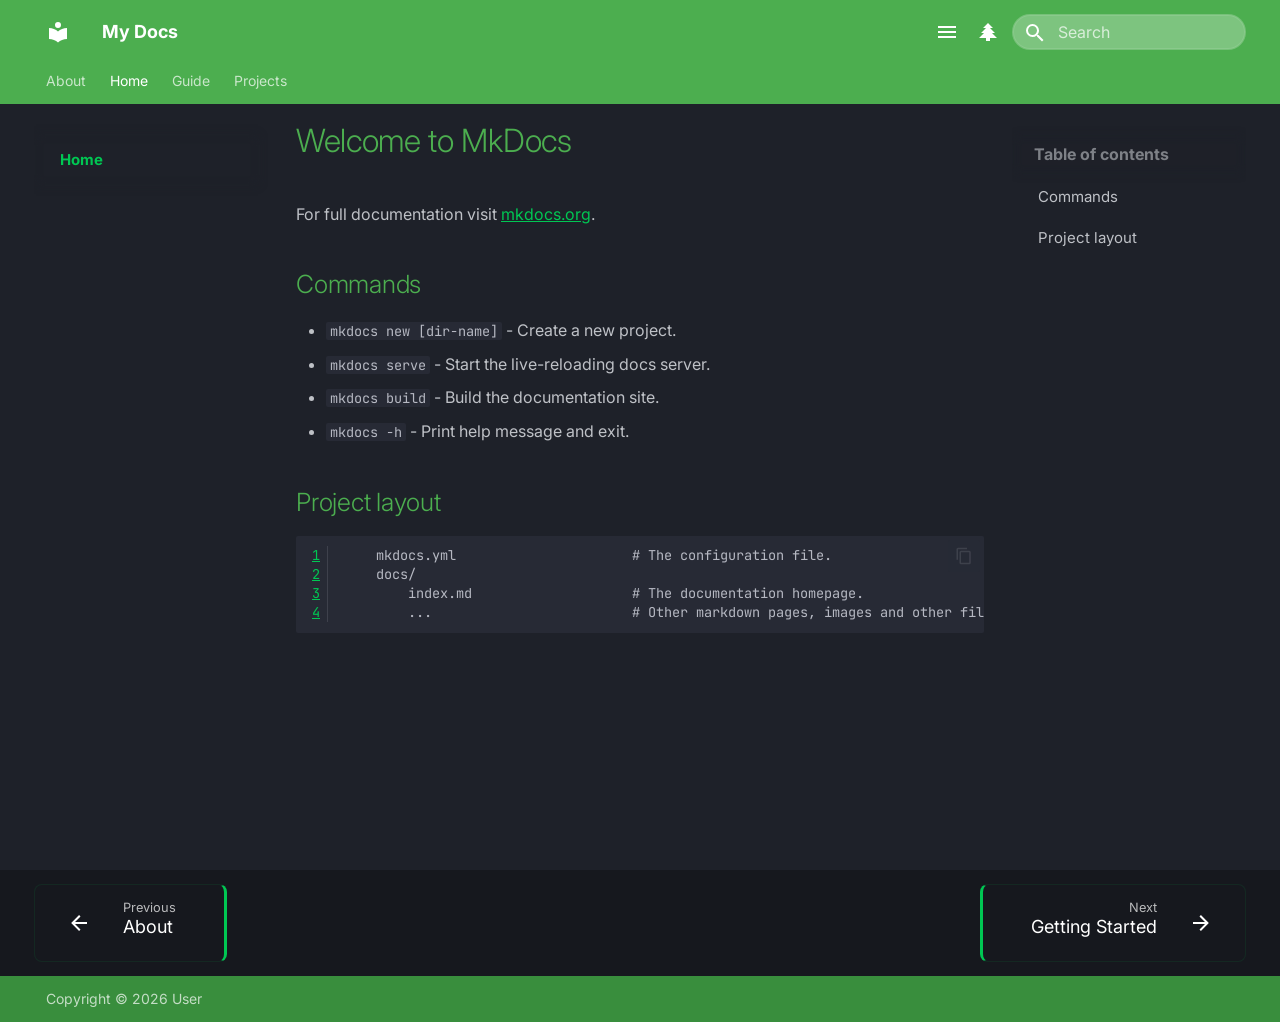
<file: site/index.html>
<!doctype html>
<html lang="en" class="no-js">
  <head>
    
      <meta charset="utf-8">
      <meta name="viewport" content="width=device-width,initial-scale=1">
      
      
      
        <link rel="canonical" href="https://amu-blog.vercel.app/">
      
      
        <link rel="prev" href="about/">
      
      
        <link rel="next" href="guide/getting-started/">
      
      
        
      
      
      <link rel="icon" href="assets/images/favicon.png">
      <meta name="generator" content="mkdocs-1.6.1, mkdocs-material-9.7.1">
    
    
      
        <title>Home - My Docs</title>
      
    
    
      <link rel="stylesheet" href="assets/stylesheets/main.484c7ddc.min.css">
      
        
        <link rel="stylesheet" href="assets/stylesheets/palette.ab4e12ef.min.css">
      
      


    
    
      
    
    
      
        
        
        <link rel="preconnect" href="https://fonts.gstatic.com" crossorigin>
        <link rel="stylesheet" href="https://fonts.googleapis.com/css?family=Inter:300,300i,400,400i,700,700i%7CJetBrains+Mono:400,400i,700,700i&display=fallback">
        <style>:root{--md-text-font:"Inter";--md-code-font:"JetBrains Mono"}</style>
      
    
    
      <link rel="stylesheet" href="stylesheets/extra.css">
    
    <script>__md_scope=new URL(".",location),__md_hash=e=>[...e].reduce(((e,_)=>(e<<5)-e+_.charCodeAt(0)),0),__md_get=(e,_=localStorage,t=__md_scope)=>JSON.parse(_.getItem(t.pathname+"."+e)),__md_set=(e,_,t=localStorage,a=__md_scope)=>{try{t.setItem(a.pathname+"."+e,JSON.stringify(_))}catch(e){}}</script>
    
      

    
    
  <script src="./assets/javascripts/toggle-sidebar.js"></script></head>
  
  
    
    
      
    
    
    
    
    <body dir="ltr" data-md-color-scheme="slate" data-md-color-primary="green" data-md-color-accent="green">
  
    
    <input class="md-toggle" data-md-toggle="drawer" type="checkbox" id="__drawer" autocomplete="off">
    <input class="md-toggle" data-md-toggle="search" type="checkbox" id="__search" autocomplete="off">
    <label class="md-overlay" for="__drawer"></label>
    <div data-md-component="skip">
      
        
        <a href="#welcome-to-mkdocs" class="md-skip">
          Skip to content
        </a>
      
    </div>
    <div data-md-component="announce">
      
    </div>
    
    
      

  

<header class="md-header md-header--shadow md-header--lifted" data-md-component="header">
  <nav class="md-header__inner md-grid" aria-label="Header">
    <a href="." title="My Docs" class="md-header__button md-logo" aria-label="My Docs" data-md-component="logo">
      
  
  <svg xmlns="http://www.w3.org/2000/svg" viewBox="0 0 24 24"><path d="M12 8a3 3 0 0 0 3-3 3 3 0 0 0-3-3 3 3 0 0 0-3 3 3 3 0 0 0 3 3m0 3.54C9.64 9.35 6.5 8 3 8v11c3.5 0 6.64 1.35 9 3.54 2.36-2.19 5.5-3.54 9-3.54V8c-3.5 0-6.64 1.35-9 3.54"/></svg>

    </a>
    <label class="md-header__button md-icon" for="__drawer">
      
      <svg xmlns="http://www.w3.org/2000/svg" viewBox="0 0 24 24"><path d="M3 6h18v2H3zm0 5h18v2H3zm0 5h18v2H3z"/></svg>
    </label>
    <div class="md-header__title" data-md-component="header-title">
      <div class="md-header__ellipsis">
        <div class="md-header__topic">
          <span class="md-ellipsis">
            My Docs
          </span>
        </div>
        <div class="md-header__topic" data-md-component="header-topic">
          <span class="md-ellipsis">
            
              Home
            
          </span>
        </div>
      </div>
    </div>
    
      
        <form class="md-header__option" data-md-component="palette">
  
    
    
    
    <input class="md-option" data-md-color-media="" data-md-color-scheme="slate" data-md-color-primary="green" data-md-color-accent="green"  aria-label="Switch to Deep Space"  type="radio" name="__palette" id="__palette_0">
    
      <label class="md-header__button md-icon" title="Switch to Deep Space" for="__palette_1" hidden>
        <svg xmlns="http://www.w3.org/2000/svg" viewBox="0 0 24 24"><path d="M10 21v-3H3l5-5H5l5-5H7l5-5 5 5h-3l5 5h-3l5 5h-7v3z"/></svg>
      </label>
    
  
    
    
    
    <input class="md-option" data-md-color-media="" data-md-color-scheme="slate" data-md-color-primary="deep-purple" data-md-color-accent="deep-purple"  aria-label="Switch to Ocean Night"  type="radio" name="__palette" id="__palette_1">
    
      <label class="md-header__button md-icon" title="Switch to Ocean Night" for="__palette_2" hidden>
        <svg xmlns="http://www.w3.org/2000/svg" viewBox="0 0 24 24"><path d="M12 18c-.89 0-1.74-.2-2.5-.55C11.56 16.5 13 14.42 13 12s-1.44-4.5-3.5-5.45C10.26 6.2 11.11 6 12 6a6 6 0 0 1 6 6 6 6 0 0 1-6 6m8-9.31V4h-4.69L12 .69 8.69 4H4v4.69L.69 12 4 15.31V20h4.69L12 23.31 15.31 20H20v-4.69L23.31 12z"/></svg>
      </label>
    
  
    
    
    
    <input class="md-option" data-md-color-media="" data-md-color-scheme="slate" data-md-color-primary="blue" data-md-color-accent="blue"  aria-label="Switch to Forest"  type="radio" name="__palette" id="__palette_2">
    
      <label class="md-header__button md-icon" title="Switch to Forest" for="__palette_0" hidden>
        <svg xmlns="http://www.w3.org/2000/svg" viewBox="0 0 24 24"><path d="M12 20a6 6 0 0 1-6-6c0-4 6-10.75 6-10.75S18 10 18 14a6 6 0 0 1-6 6"/></svg>
      </label>
    
  
</form>
      
    
    
      <script>var palette=__md_get("__palette");if(palette&&palette.color){if("(prefers-color-scheme)"===palette.color.media){var media=matchMedia("(prefers-color-scheme: light)"),input=document.querySelector(media.matches?"[data-md-color-media='(prefers-color-scheme: light)']":"[data-md-color-media='(prefers-color-scheme: dark)']");palette.color.media=input.getAttribute("data-md-color-media"),palette.color.scheme=input.getAttribute("data-md-color-scheme"),palette.color.primary=input.getAttribute("data-md-color-primary"),palette.color.accent=input.getAttribute("data-md-color-accent")}for(var[key,value]of Object.entries(palette.color))document.body.setAttribute("data-md-color-"+key,value)}</script>
    
    
    
      
      
        <label class="md-header__button md-icon" for="__search">
          
          <svg xmlns="http://www.w3.org/2000/svg" viewBox="0 0 24 24"><path d="M9.5 3A6.5 6.5 0 0 1 16 9.5c0 1.61-.59 3.09-1.56 4.23l.27.27h.79l5 5-1.5 1.5-5-5v-.79l-.27-.27A6.52 6.52 0 0 1 9.5 16 6.5 6.5 0 0 1 3 9.5 6.5 6.5 0 0 1 9.5 3m0 2C7 5 5 7 5 9.5S7 14 9.5 14 14 12 14 9.5 12 5 9.5 5"/></svg>
        </label>
        <div class="md-search" data-md-component="search" role="dialog">
  <label class="md-search__overlay" for="__search"></label>
  <div class="md-search__inner" role="search">
    <form class="md-search__form" name="search">
      <input type="text" class="md-search__input" name="query" aria-label="Search" placeholder="Search" autocapitalize="off" autocorrect="off" autocomplete="off" spellcheck="false" data-md-component="search-query" required>
      <label class="md-search__icon md-icon" for="__search">
        
        <svg xmlns="http://www.w3.org/2000/svg" viewBox="0 0 24 24"><path d="M9.5 3A6.5 6.5 0 0 1 16 9.5c0 1.61-.59 3.09-1.56 4.23l.27.27h.79l5 5-1.5 1.5-5-5v-.79l-.27-.27A6.52 6.52 0 0 1 9.5 16 6.5 6.5 0 0 1 3 9.5 6.5 6.5 0 0 1 9.5 3m0 2C7 5 5 7 5 9.5S7 14 9.5 14 14 12 14 9.5 12 5 9.5 5"/></svg>
        
        <svg xmlns="http://www.w3.org/2000/svg" viewBox="0 0 24 24"><path d="M20 11v2H8l5.5 5.5-1.42 1.42L4.16 12l7.92-7.92L13.5 5.5 8 11z"/></svg>
      </label>
      <nav class="md-search__options" aria-label="Search">
        
        <button type="reset" class="md-search__icon md-icon" title="Clear" aria-label="Clear" tabindex="-1">
          
          <svg xmlns="http://www.w3.org/2000/svg" viewBox="0 0 24 24"><path d="M19 6.41 17.59 5 12 10.59 6.41 5 5 6.41 10.59 12 5 17.59 6.41 19 12 13.41 17.59 19 19 17.59 13.41 12z"/></svg>
        </button>
      </nav>
      
        <div class="md-search__suggest" data-md-component="search-suggest"></div>
      
    </form>
    <div class="md-search__output">
      <div class="md-search__scrollwrap" tabindex="0" data-md-scrollfix>
        <div class="md-search-result" data-md-component="search-result">
          <div class="md-search-result__meta">
            Initializing search
          </div>
          <ol class="md-search-result__list" role="presentation"></ol>
        </div>
      </div>
    </div>
  </div>
</div>
      
    
    
  </nav>
  
    
      
<nav class="md-tabs" aria-label="Tabs" data-md-component="tabs">
  <div class="md-grid">
    <ul class="md-tabs__list">
      
        
  
  
  
  
    <li class="md-tabs__item">
      <a href="about/" class="md-tabs__link">
        
  
  
    
  
  About

      </a>
    </li>
  

      
        
  
  
  
    
  
  
    <li class="md-tabs__item md-tabs__item--active">
      <a href="." class="md-tabs__link">
        
  
  
    
  
  Home

      </a>
    </li>
  

      
        
  
  
  
  
    
    
      <li class="md-tabs__item">
        <a href="guide/getting-started/" class="md-tabs__link">
          
  
  
  Guide

        </a>
      </li>
    
  

      
        
  
  
  
  
    
    
      <li class="md-tabs__item">
        <a href="projects/project1/" class="md-tabs__link">
          
  
  
  Projects

        </a>
      </li>
    
  

      
    </ul>
  </div>
</nav>
    
  
</header>
    
    <div class="md-container" data-md-component="container">
      
      
        
      
      <main class="md-main" data-md-component="main">
        <div class="md-main__inner md-grid">
          
            
              
              <div class="md-sidebar md-sidebar--primary" data-md-component="sidebar" data-md-type="navigation" >
                <div class="md-sidebar__scrollwrap">
                  <div class="md-sidebar__inner">
                    


  


<nav class="md-nav md-nav--primary md-nav--lifted" aria-label="Navigation" data-md-level="0">
  <label class="md-nav__title" for="__drawer">
    <a href="." title="My Docs" class="md-nav__button md-logo" aria-label="My Docs" data-md-component="logo">
      
  
  <svg xmlns="http://www.w3.org/2000/svg" viewBox="0 0 24 24"><path d="M12 8a3 3 0 0 0 3-3 3 3 0 0 0-3-3 3 3 0 0 0-3 3 3 3 0 0 0 3 3m0 3.54C9.64 9.35 6.5 8 3 8v11c3.5 0 6.64 1.35 9 3.54 2.36-2.19 5.5-3.54 9-3.54V8c-3.5 0-6.64 1.35-9 3.54"/></svg>

    </a>
    My Docs
  </label>
  
  <ul class="md-nav__list" data-md-scrollfix>
    
      
      
  
  
  
  
    <li class="md-nav__item">
      <a href="about/" class="md-nav__link">
        
  
  
  <span class="md-ellipsis">
    
  
    About
  

    
  </span>
  
  

      </a>
    </li>
  

    
      
      
  
  
    
  
  
  
    <li class="md-nav__item md-nav__item--active">
      
      <input class="md-nav__toggle md-toggle" type="checkbox" id="__toc">
      
      
        
      
      
        <label class="md-nav__link md-nav__link--active" for="__toc">
          
  
  
  <span class="md-ellipsis">
    
  
    Home
  

    
  </span>
  
  

          <span class="md-nav__icon md-icon"></span>
        </label>
      
      <a href="." class="md-nav__link md-nav__link--active">
        
  
  
  <span class="md-ellipsis">
    
  
    Home
  

    
  </span>
  
  

      </a>
      
        

<nav class="md-nav md-nav--secondary" aria-label="Table of contents">
  
  
  
    
  
  
    <label class="md-nav__title" for="__toc">
      <span class="md-nav__icon md-icon"></span>
      Table of contents
    </label>
    <ul class="md-nav__list" data-md-component="toc" data-md-scrollfix>
      
        <li class="md-nav__item">
  <a href="#commands" class="md-nav__link">
    <span class="md-ellipsis">
      
        Commands
      
    </span>
  </a>
  
</li>
      
        <li class="md-nav__item">
  <a href="#project-layout" class="md-nav__link">
    <span class="md-ellipsis">
      
        Project layout
      
    </span>
  </a>
  
</li>
      
    </ul>
  
</nav>
      
    </li>
  

    
      
      
  
  
  
  
    
    
    
    
      
      
    
    
      
        
        
      
    
    <li class="md-nav__item md-nav__item--pruned md-nav__item--nested">
      
        
  
  
  
    <a href="guide/getting-started/" class="md-nav__link">
      
  
  
  <span class="md-ellipsis">
    
  
    Guide
  

    
  </span>
  
  

      
        <span class="md-nav__icon md-icon"></span>
      
    </a>
  

      
    </li>
  

    
      
      
  
  
  
  
    
    
    
    
      
      
    
    
      
        
        
      
    
    <li class="md-nav__item md-nav__item--pruned md-nav__item--nested">
      
        
  
  
  
    <a href="projects/project1/" class="md-nav__link">
      
  
  
  <span class="md-ellipsis">
    
  
    Projects
  

    
  </span>
  
  

      
        <span class="md-nav__icon md-icon"></span>
      
    </a>
  

      
    </li>
  

    
  </ul>
</nav>
                  </div>
                </div>
              </div>
            
            
              
              <div class="md-sidebar md-sidebar--secondary" data-md-component="sidebar" data-md-type="toc" >
                <div class="md-sidebar__scrollwrap">
                  <div class="md-sidebar__inner">
                    

<nav class="md-nav md-nav--secondary" aria-label="Table of contents">
  
  
  
    
  
  
    <label class="md-nav__title" for="__toc">
      <span class="md-nav__icon md-icon"></span>
      Table of contents
    </label>
    <ul class="md-nav__list" data-md-component="toc" data-md-scrollfix>
      
        <li class="md-nav__item">
  <a href="#commands" class="md-nav__link">
    <span class="md-ellipsis">
      
        Commands
      
    </span>
  </a>
  
</li>
      
        <li class="md-nav__item">
  <a href="#project-layout" class="md-nav__link">
    <span class="md-ellipsis">
      
        Project layout
      
    </span>
  </a>
  
</li>
      
    </ul>
  
</nav>
                  </div>
                </div>
              </div>
            
          
          
            <div class="md-content" data-md-component="content">
              
                



  


              
              <article class="md-content__inner md-typeset">
                
                  



<h1 id="welcome-to-mkdocs">Welcome to MkDocs</h1>
<p>For full documentation visit <a href="https://www.mkdocs.org">mkdocs.org</a>.</p>
<h2 id="commands">Commands</h2>
<ul>
<li><code>mkdocs new [dir-name]</code> - Create a new project.</li>
<li><code>mkdocs serve</code> - Start the live-reloading docs server.</li>
<li><code>mkdocs build</code> - Build the documentation site.</li>
<li><code>mkdocs -h</code> - Print help message and exit.</li>
</ul>
<h2 id="project-layout">Project layout</h2>
<div class="language-text highlight"><table class="highlighttable"><tr><td class="linenos"><div class="linenodiv"><pre><span></span><span class="normal"><a href="#__codelineno-0-1">1</a></span>
<span class="normal"><a href="#__codelineno-0-2">2</a></span>
<span class="normal"><a href="#__codelineno-0-3">3</a></span>
<span class="normal"><a href="#__codelineno-0-4">4</a></span></pre></div></td><td class="code"><div><pre><span></span><code><span id="__span-0-1"><a id="__codelineno-0-1" name="__codelineno-0-1"></a>    mkdocs.yml                      # The configuration file.
</span><span id="__span-0-2"><a id="__codelineno-0-2" name="__codelineno-0-2"></a>    docs/
</span><span id="__span-0-3"><a id="__codelineno-0-3" name="__codelineno-0-3"></a>        index.md                    # The documentation homepage.
</span><span id="__span-0-4"><a id="__codelineno-0-4" name="__codelineno-0-4"></a>        ...                         # Other markdown pages, images and other files.
</span></code></pre></div></td></tr></table></div>







  
  






                
              </article>
            </div>
          
          
<script>var target=document.getElementById(location.hash.slice(1));target&&target.name&&(target.checked=target.name.startsWith("__tabbed_"))</script>
        </div>
        
          <button type="button" class="md-top md-icon" data-md-component="top" hidden>
  
  <svg xmlns="http://www.w3.org/2000/svg" viewBox="0 0 24 24"><path d="M13 20h-2V8l-5.5 5.5-1.42-1.42L12 4.16l7.92 7.92-1.42 1.42L13 8z"/></svg>
  Back to top
</button>
        
      </main>
      
        <footer class="md-footer">
  
    
      
      <nav class="md-footer__inner md-grid" aria-label="Footer" >
        
          
          <a href="about/" class="md-footer__link md-footer__link--prev" aria-label="Previous: About">
            <div class="md-footer__button md-icon">
              
              <svg xmlns="http://www.w3.org/2000/svg" viewBox="0 0 24 24"><path d="M20 11v2H8l5.5 5.5-1.42 1.42L4.16 12l7.92-7.92L13.5 5.5 8 11z"/></svg>
            </div>
            <div class="md-footer__title">
              <span class="md-footer__direction">
                Previous
              </span>
              <div class="md-ellipsis">
                About
              </div>
            </div>
          </a>
        
        
          
          <a href="guide/getting-started/" class="md-footer__link md-footer__link--next" aria-label="Next: Getting Started">
            <div class="md-footer__title">
              <span class="md-footer__direction">
                Next
              </span>
              <div class="md-ellipsis">
                Getting Started
              </div>
            </div>
            <div class="md-footer__button md-icon">
              
              <svg xmlns="http://www.w3.org/2000/svg" viewBox="0 0 24 24"><path d="M4 11v2h12l-5.5 5.5 1.42 1.42L19.84 12l-7.92-7.92L10.5 5.5 16 11z"/></svg>
            </div>
          </a>
        
      </nav>
    
  
  <div class="md-footer-meta md-typeset">
    <div class="md-footer-meta__inner md-grid">
      <div class="md-copyright">
  
    <div class="md-copyright__highlight">
      Copyright &copy; 2026 User
    </div>
  
  
</div>
      
    </div>
  </div>
</footer>
      
    </div>
    <div class="md-dialog" data-md-component="dialog">
      <div class="md-dialog__inner md-typeset"></div>
    </div>
    
      <div class="md-progress" data-md-component="progress" role="progressbar"></div>
    
    
    
      
      
      <script id="__config" type="application/json">{"annotate": null, "base": ".", "features": ["navigation.path", "navigation.instant", "navigation.instant.prefetch", "navigation.instant.progress", "navigation.tabs", "navigation.tabs.sticky", "navigation.top", "navigation.prune", "navigation.footer", "content.code.annotate", "search.suggest", "search.highlight", "content.code.copy"], "search": "assets/javascripts/workers/search.2c215733.min.js", "tags": null, "translations": {"clipboard.copied": "Copied to clipboard", "clipboard.copy": "Copy to clipboard", "search.result.more.one": "1 more on this page", "search.result.more.other": "# more on this page", "search.result.none": "No matching documents", "search.result.one": "1 matching document", "search.result.other": "# matching documents", "search.result.placeholder": "Type to start searching", "search.result.term.missing": "Missing", "select.version": "Select version"}, "version": null}</script>
    
    
      <script src="assets/javascripts/bundle.79ae519e.min.js"></script>
      
    
  </body>
</html>
</file>
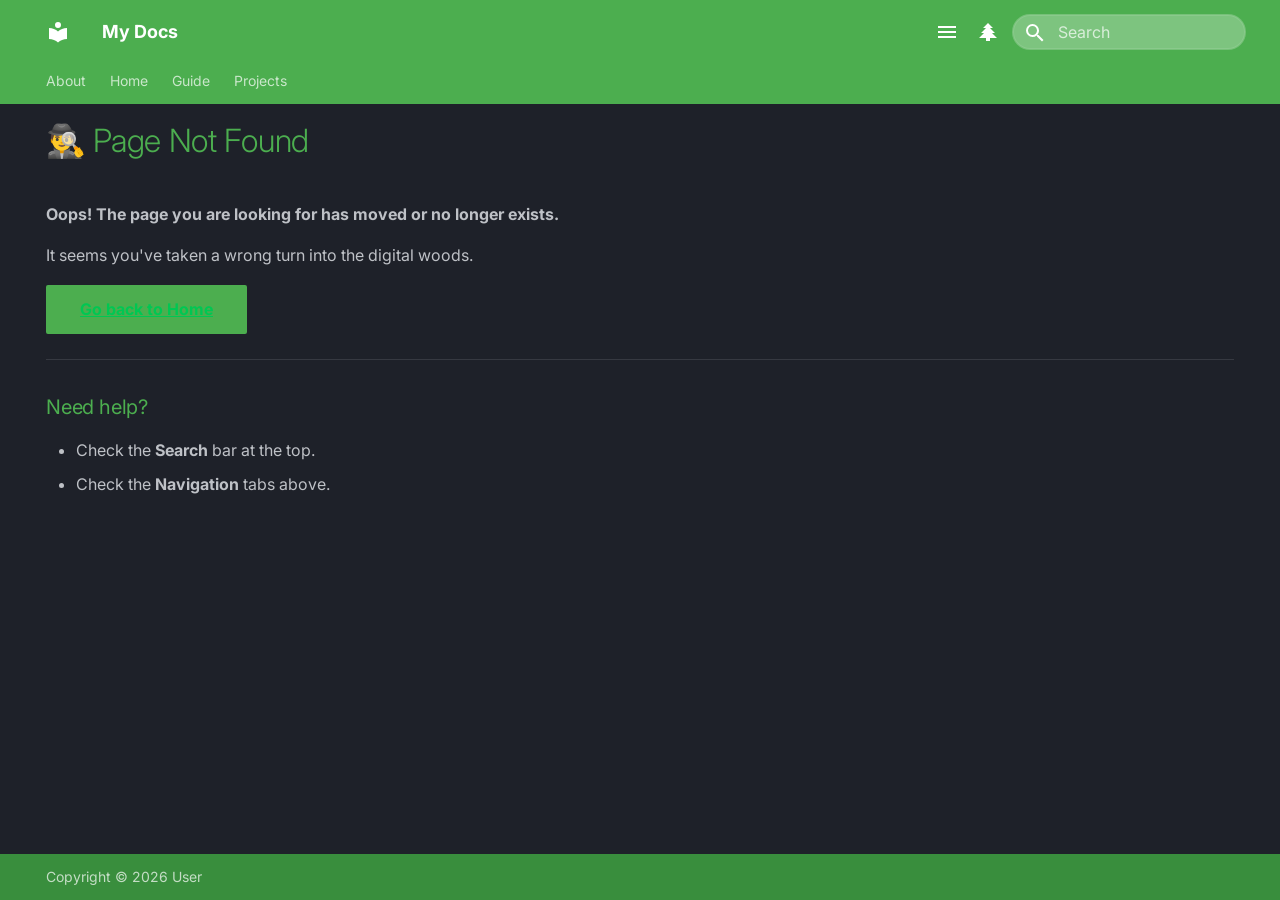
<file: site/404/index.html>
<!doctype html>
<html lang="en" class="no-js">
  <head>
    
      <meta charset="utf-8">
      <meta name="viewport" content="width=device-width,initial-scale=1">
      
      
      
        <link rel="canonical" href="https://amu-blog.vercel.app/404/">
      
      
      
      
        
      
      
      <link rel="icon" href="../assets/images/favicon.png">
      <meta name="generator" content="mkdocs-1.6.1, mkdocs-material-9.7.1">
    
    
      
        <title>🕵️‍♂️ Page Not Found - My Docs</title>
      
    
    
      <link rel="stylesheet" href="../assets/stylesheets/main.484c7ddc.min.css">
      
        
        <link rel="stylesheet" href="../assets/stylesheets/palette.ab4e12ef.min.css">
      
      


    
    
      
    
    
      
        
        
        <link rel="preconnect" href="https://fonts.gstatic.com" crossorigin>
        <link rel="stylesheet" href="https://fonts.googleapis.com/css?family=Inter:300,300i,400,400i,700,700i%7CJetBrains+Mono:400,400i,700,700i&display=fallback">
        <style>:root{--md-text-font:"Inter";--md-code-font:"JetBrains Mono"}</style>
      
    
    
      <link rel="stylesheet" href="../stylesheets/extra.css">
    
    <script>__md_scope=new URL("..",location),__md_hash=e=>[...e].reduce(((e,_)=>(e<<5)-e+_.charCodeAt(0)),0),__md_get=(e,_=localStorage,t=__md_scope)=>JSON.parse(_.getItem(t.pathname+"."+e)),__md_set=(e,_,t=localStorage,a=__md_scope)=>{try{t.setItem(a.pathname+"."+e,JSON.stringify(_))}catch(e){}}</script>
    
      

    
    
  <script src="../assets/javascripts/toggle-sidebar.js"></script></head>
  
  
    
    
      
    
    
    
    
    <body dir="ltr" data-md-color-scheme="slate" data-md-color-primary="green" data-md-color-accent="green">
  
    
    <input class="md-toggle" data-md-toggle="drawer" type="checkbox" id="__drawer" autocomplete="off">
    <input class="md-toggle" data-md-toggle="search" type="checkbox" id="__search" autocomplete="off">
    <label class="md-overlay" for="__drawer"></label>
    <div data-md-component="skip">
      
        
        <a href="#page-not-found" class="md-skip">
          Skip to content
        </a>
      
    </div>
    <div data-md-component="announce">
      
    </div>
    
    
      

  

<header class="md-header md-header--shadow md-header--lifted" data-md-component="header">
  <nav class="md-header__inner md-grid" aria-label="Header">
    <a href=".." title="My Docs" class="md-header__button md-logo" aria-label="My Docs" data-md-component="logo">
      
  
  <svg xmlns="http://www.w3.org/2000/svg" viewBox="0 0 24 24"><path d="M12 8a3 3 0 0 0 3-3 3 3 0 0 0-3-3 3 3 0 0 0-3 3 3 3 0 0 0 3 3m0 3.54C9.64 9.35 6.5 8 3 8v11c3.5 0 6.64 1.35 9 3.54 2.36-2.19 5.5-3.54 9-3.54V8c-3.5 0-6.64 1.35-9 3.54"/></svg>

    </a>
    <label class="md-header__button md-icon" for="__drawer">
      
      <svg xmlns="http://www.w3.org/2000/svg" viewBox="0 0 24 24"><path d="M3 6h18v2H3zm0 5h18v2H3zm0 5h18v2H3z"/></svg>
    </label>
    <div class="md-header__title" data-md-component="header-title">
      <div class="md-header__ellipsis">
        <div class="md-header__topic">
          <span class="md-ellipsis">
            My Docs
          </span>
        </div>
        <div class="md-header__topic" data-md-component="header-topic">
          <span class="md-ellipsis">
            
              🕵️‍♂️ Page Not Found
            
          </span>
        </div>
      </div>
    </div>
    
      
        <form class="md-header__option" data-md-component="palette">
  
    
    
    
    <input class="md-option" data-md-color-media="" data-md-color-scheme="slate" data-md-color-primary="green" data-md-color-accent="green"  aria-label="Switch to Deep Space"  type="radio" name="__palette" id="__palette_0">
    
      <label class="md-header__button md-icon" title="Switch to Deep Space" for="__palette_1" hidden>
        <svg xmlns="http://www.w3.org/2000/svg" viewBox="0 0 24 24"><path d="M10 21v-3H3l5-5H5l5-5H7l5-5 5 5h-3l5 5h-3l5 5h-7v3z"/></svg>
      </label>
    
  
    
    
    
    <input class="md-option" data-md-color-media="" data-md-color-scheme="slate" data-md-color-primary="deep-purple" data-md-color-accent="deep-purple"  aria-label="Switch to Ocean Night"  type="radio" name="__palette" id="__palette_1">
    
      <label class="md-header__button md-icon" title="Switch to Ocean Night" for="__palette_2" hidden>
        <svg xmlns="http://www.w3.org/2000/svg" viewBox="0 0 24 24"><path d="M12 18c-.89 0-1.74-.2-2.5-.55C11.56 16.5 13 14.42 13 12s-1.44-4.5-3.5-5.45C10.26 6.2 11.11 6 12 6a6 6 0 0 1 6 6 6 6 0 0 1-6 6m8-9.31V4h-4.69L12 .69 8.69 4H4v4.69L.69 12 4 15.31V20h4.69L12 23.31 15.31 20H20v-4.69L23.31 12z"/></svg>
      </label>
    
  
    
    
    
    <input class="md-option" data-md-color-media="" data-md-color-scheme="slate" data-md-color-primary="blue" data-md-color-accent="blue"  aria-label="Switch to Forest"  type="radio" name="__palette" id="__palette_2">
    
      <label class="md-header__button md-icon" title="Switch to Forest" for="__palette_0" hidden>
        <svg xmlns="http://www.w3.org/2000/svg" viewBox="0 0 24 24"><path d="M12 20a6 6 0 0 1-6-6c0-4 6-10.75 6-10.75S18 10 18 14a6 6 0 0 1-6 6"/></svg>
      </label>
    
  
</form>
      
    
    
      <script>var palette=__md_get("__palette");if(palette&&palette.color){if("(prefers-color-scheme)"===palette.color.media){var media=matchMedia("(prefers-color-scheme: light)"),input=document.querySelector(media.matches?"[data-md-color-media='(prefers-color-scheme: light)']":"[data-md-color-media='(prefers-color-scheme: dark)']");palette.color.media=input.getAttribute("data-md-color-media"),palette.color.scheme=input.getAttribute("data-md-color-scheme"),palette.color.primary=input.getAttribute("data-md-color-primary"),palette.color.accent=input.getAttribute("data-md-color-accent")}for(var[key,value]of Object.entries(palette.color))document.body.setAttribute("data-md-color-"+key,value)}</script>
    
    
    
      
      
        <label class="md-header__button md-icon" for="__search">
          
          <svg xmlns="http://www.w3.org/2000/svg" viewBox="0 0 24 24"><path d="M9.5 3A6.5 6.5 0 0 1 16 9.5c0 1.61-.59 3.09-1.56 4.23l.27.27h.79l5 5-1.5 1.5-5-5v-.79l-.27-.27A6.52 6.52 0 0 1 9.5 16 6.5 6.5 0 0 1 3 9.5 6.5 6.5 0 0 1 9.5 3m0 2C7 5 5 7 5 9.5S7 14 9.5 14 14 12 14 9.5 12 5 9.5 5"/></svg>
        </label>
        <div class="md-search" data-md-component="search" role="dialog">
  <label class="md-search__overlay" for="__search"></label>
  <div class="md-search__inner" role="search">
    <form class="md-search__form" name="search">
      <input type="text" class="md-search__input" name="query" aria-label="Search" placeholder="Search" autocapitalize="off" autocorrect="off" autocomplete="off" spellcheck="false" data-md-component="search-query" required>
      <label class="md-search__icon md-icon" for="__search">
        
        <svg xmlns="http://www.w3.org/2000/svg" viewBox="0 0 24 24"><path d="M9.5 3A6.5 6.5 0 0 1 16 9.5c0 1.61-.59 3.09-1.56 4.23l.27.27h.79l5 5-1.5 1.5-5-5v-.79l-.27-.27A6.52 6.52 0 0 1 9.5 16 6.5 6.5 0 0 1 3 9.5 6.5 6.5 0 0 1 9.5 3m0 2C7 5 5 7 5 9.5S7 14 9.5 14 14 12 14 9.5 12 5 9.5 5"/></svg>
        
        <svg xmlns="http://www.w3.org/2000/svg" viewBox="0 0 24 24"><path d="M20 11v2H8l5.5 5.5-1.42 1.42L4.16 12l7.92-7.92L13.5 5.5 8 11z"/></svg>
      </label>
      <nav class="md-search__options" aria-label="Search">
        
        <button type="reset" class="md-search__icon md-icon" title="Clear" aria-label="Clear" tabindex="-1">
          
          <svg xmlns="http://www.w3.org/2000/svg" viewBox="0 0 24 24"><path d="M19 6.41 17.59 5 12 10.59 6.41 5 5 6.41 10.59 12 5 17.59 6.41 19 12 13.41 17.59 19 19 17.59 13.41 12z"/></svg>
        </button>
      </nav>
      
        <div class="md-search__suggest" data-md-component="search-suggest"></div>
      
    </form>
    <div class="md-search__output">
      <div class="md-search__scrollwrap" tabindex="0" data-md-scrollfix>
        <div class="md-search-result" data-md-component="search-result">
          <div class="md-search-result__meta">
            Initializing search
          </div>
          <ol class="md-search-result__list" role="presentation"></ol>
        </div>
      </div>
    </div>
  </div>
</div>
      
    
    
  </nav>
  
    
      
<nav class="md-tabs" aria-label="Tabs" data-md-component="tabs">
  <div class="md-grid">
    <ul class="md-tabs__list">
      
        
  
  
  
  
    <li class="md-tabs__item">
      <a href="../about/" class="md-tabs__link">
        
  
  
    
  
  About

      </a>
    </li>
  

      
        
  
  
  
  
    <li class="md-tabs__item">
      <a href=".." class="md-tabs__link">
        
  
  
    
  
  Home

      </a>
    </li>
  

      
        
  
  
  
  
    
    
      <li class="md-tabs__item">
        <a href="../guide/getting-started/" class="md-tabs__link">
          
  
  
  Guide

        </a>
      </li>
    
  

      
        
  
  
  
  
    
    
      <li class="md-tabs__item">
        <a href="../projects/project1/" class="md-tabs__link">
          
  
  
  Projects

        </a>
      </li>
    
  

      
    </ul>
  </div>
</nav>
    
  
</header>
    
    <div class="md-container" data-md-component="container">
      
      
        
      
      <main class="md-main" data-md-component="main">
        <div class="md-main__inner md-grid">
          
            
              
                
              
              <div class="md-sidebar md-sidebar--primary" data-md-component="sidebar" data-md-type="navigation" hidden>
                <div class="md-sidebar__scrollwrap">
                  <div class="md-sidebar__inner">
                    


  


<nav class="md-nav md-nav--primary md-nav--lifted" aria-label="Navigation" data-md-level="0">
  <label class="md-nav__title" for="__drawer">
    <a href=".." title="My Docs" class="md-nav__button md-logo" aria-label="My Docs" data-md-component="logo">
      
  
  <svg xmlns="http://www.w3.org/2000/svg" viewBox="0 0 24 24"><path d="M12 8a3 3 0 0 0 3-3 3 3 0 0 0-3-3 3 3 0 0 0-3 3 3 3 0 0 0 3 3m0 3.54C9.64 9.35 6.5 8 3 8v11c3.5 0 6.64 1.35 9 3.54 2.36-2.19 5.5-3.54 9-3.54V8c-3.5 0-6.64 1.35-9 3.54"/></svg>

    </a>
    My Docs
  </label>
  
  <ul class="md-nav__list" data-md-scrollfix>
    
      
      
  
  
  
  
    <li class="md-nav__item">
      <a href="../about/" class="md-nav__link">
        
  
  
  <span class="md-ellipsis">
    
  
    About
  

    
  </span>
  
  

      </a>
    </li>
  

    
      
      
  
  
  
  
    <li class="md-nav__item">
      <a href=".." class="md-nav__link">
        
  
  
  <span class="md-ellipsis">
    
  
    Home
  

    
  </span>
  
  

      </a>
    </li>
  

    
      
      
  
  
  
  
    
    
    
    
      
      
    
    
      
        
        
      
    
    <li class="md-nav__item md-nav__item--pruned md-nav__item--nested">
      
        
  
  
  
    <a href="../guide/getting-started/" class="md-nav__link">
      
  
  
  <span class="md-ellipsis">
    
  
    Guide
  

    
  </span>
  
  

      
        <span class="md-nav__icon md-icon"></span>
      
    </a>
  

      
    </li>
  

    
      
      
  
  
  
  
    
    
    
    
      
      
    
    
      
        
        
      
    
    <li class="md-nav__item md-nav__item--pruned md-nav__item--nested">
      
        
  
  
  
    <a href="../projects/project1/" class="md-nav__link">
      
  
  
  <span class="md-ellipsis">
    
  
    Projects
  

    
  </span>
  
  

      
        <span class="md-nav__icon md-icon"></span>
      
    </a>
  

      
    </li>
  

    
  </ul>
</nav>
                  </div>
                </div>
              </div>
            
            
              
                
              
              <div class="md-sidebar md-sidebar--secondary" data-md-component="sidebar" data-md-type="toc" hidden>
                <div class="md-sidebar__scrollwrap">
                  <div class="md-sidebar__inner">
                    

<nav class="md-nav md-nav--secondary" aria-label="Table of contents">
  
  
  
    
  
  
    <label class="md-nav__title" for="__toc">
      <span class="md-nav__icon md-icon"></span>
      Table of contents
    </label>
    <ul class="md-nav__list" data-md-component="toc" data-md-scrollfix>
      
        <li class="md-nav__item">
  <a href="#need-help" class="md-nav__link">
    <span class="md-ellipsis">
      
        Need help?
      
    </span>
  </a>
  
</li>
      
    </ul>
  
</nav>
                  </div>
                </div>
              </div>
            
          
          
            <div class="md-content" data-md-component="content">
              
                

  



  


              
              <article class="md-content__inner md-typeset">
                
                  
  




<h1 id="page-not-found">🕵️‍♂️ Page Not Found</h1>
<p><strong>Oops! The page you are looking for has moved or no longer exists.</strong></p>
<p>It seems you've taken a wrong turn into the digital woods.</p>
<p><a class="md-button md-button--primary" href="../">Go back to Home</a></p>
<hr />
<h3 id="need-help">Need help?</h3>
<ul>
<li>Check the <strong>Search</strong> bar at the top.</li>
<li>Check the <strong>Navigation</strong> tabs above.</li>
</ul>







  
  




  



                
              </article>
            </div>
          
          
<script>var target=document.getElementById(location.hash.slice(1));target&&target.name&&(target.checked=target.name.startsWith("__tabbed_"))</script>
        </div>
        
          <button type="button" class="md-top md-icon" data-md-component="top" hidden>
  
  <svg xmlns="http://www.w3.org/2000/svg" viewBox="0 0 24 24"><path d="M13 20h-2V8l-5.5 5.5-1.42-1.42L12 4.16l7.92 7.92-1.42 1.42L13 8z"/></svg>
  Back to top
</button>
        
      </main>
      
        <footer class="md-footer">
  
    
  
  <div class="md-footer-meta md-typeset">
    <div class="md-footer-meta__inner md-grid">
      <div class="md-copyright">
  
    <div class="md-copyright__highlight">
      Copyright &copy; 2026 User
    </div>
  
  
</div>
      
    </div>
  </div>
</footer>
      
    </div>
    <div class="md-dialog" data-md-component="dialog">
      <div class="md-dialog__inner md-typeset"></div>
    </div>
    
      <div class="md-progress" data-md-component="progress" role="progressbar"></div>
    
    
    
      
      
      <script id="__config" type="application/json">{"annotate": null, "base": "..", "features": ["navigation.path", "navigation.instant", "navigation.instant.prefetch", "navigation.instant.progress", "navigation.tabs", "navigation.tabs.sticky", "navigation.top", "navigation.prune", "navigation.footer", "content.code.annotate", "search.suggest", "search.highlight", "content.code.copy"], "search": "../assets/javascripts/workers/search.2c215733.min.js", "tags": null, "translations": {"clipboard.copied": "Copied to clipboard", "clipboard.copy": "Copy to clipboard", "search.result.more.one": "1 more on this page", "search.result.more.other": "# more on this page", "search.result.none": "No matching documents", "search.result.one": "1 matching document", "search.result.other": "# matching documents", "search.result.placeholder": "Type to start searching", "search.result.term.missing": "Missing", "select.version": "Select version"}, "version": null}</script>
    
    
      <script src="../assets/javascripts/bundle.79ae519e.min.js"></script>
      
    
  </body>
</html>
</file>
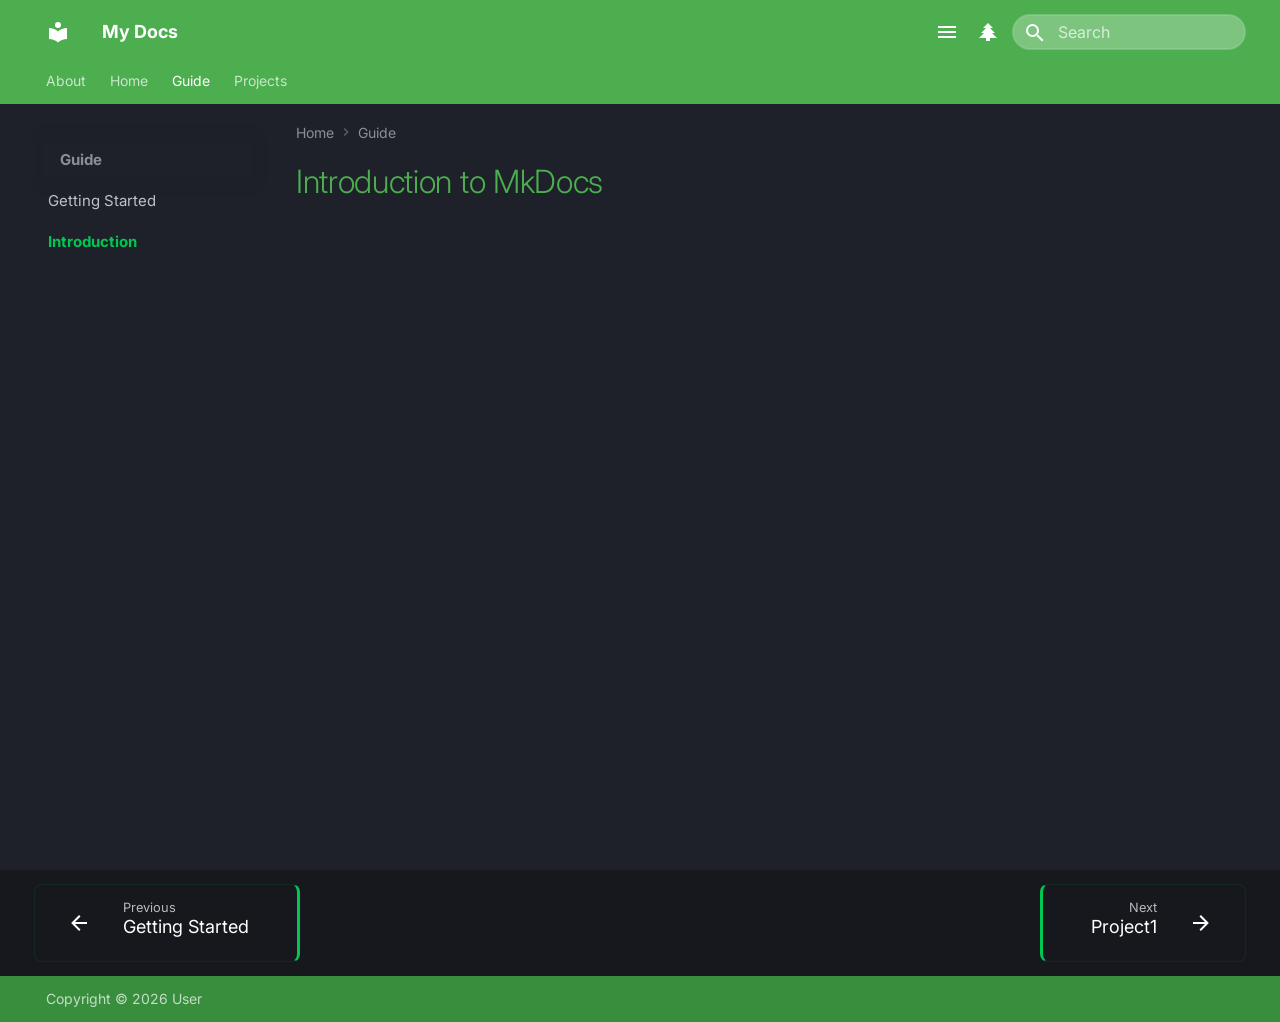
<file: site/guide/introduction/index.html>
<!doctype html>
<html lang="en" class="no-js">
  <head>
    
      <meta charset="utf-8">
      <meta name="viewport" content="width=device-width,initial-scale=1">
      
      
      
        <link rel="canonical" href="https://amu-blog.vercel.app/guide/introduction/">
      
      
        <link rel="prev" href="../getting-started/">
      
      
        <link rel="next" href="../../projects/project1/">
      
      
        
      
      
      <link rel="icon" href="../../assets/images/favicon.png">
      <meta name="generator" content="mkdocs-1.6.1, mkdocs-material-9.7.1">
    
    
      
        <title>Introduction - My Docs</title>
      
    
    
      <link rel="stylesheet" href="../../assets/stylesheets/main.484c7ddc.min.css">
      
        
        <link rel="stylesheet" href="../../assets/stylesheets/palette.ab4e12ef.min.css">
      
      


    
    
      
    
    
      
        
        
        <link rel="preconnect" href="https://fonts.gstatic.com" crossorigin>
        <link rel="stylesheet" href="https://fonts.googleapis.com/css?family=Inter:300,300i,400,400i,700,700i%7CJetBrains+Mono:400,400i,700,700i&display=fallback">
        <style>:root{--md-text-font:"Inter";--md-code-font:"JetBrains Mono"}</style>
      
    
    
      <link rel="stylesheet" href="../../stylesheets/extra.css">
    
    <script>__md_scope=new URL("../..",location),__md_hash=e=>[...e].reduce(((e,_)=>(e<<5)-e+_.charCodeAt(0)),0),__md_get=(e,_=localStorage,t=__md_scope)=>JSON.parse(_.getItem(t.pathname+"."+e)),__md_set=(e,_,t=localStorage,a=__md_scope)=>{try{t.setItem(a.pathname+"."+e,JSON.stringify(_))}catch(e){}}</script>
    
      

    
    
  <script src="../../assets/javascripts/toggle-sidebar.js"></script></head>
  
  
    
    
      
    
    
    
    
    <body dir="ltr" data-md-color-scheme="slate" data-md-color-primary="green" data-md-color-accent="green">
  
    
    <input class="md-toggle" data-md-toggle="drawer" type="checkbox" id="__drawer" autocomplete="off">
    <input class="md-toggle" data-md-toggle="search" type="checkbox" id="__search" autocomplete="off">
    <label class="md-overlay" for="__drawer"></label>
    <div data-md-component="skip">
      
        
        <a href="#introduction-to-mkdocs" class="md-skip">
          Skip to content
        </a>
      
    </div>
    <div data-md-component="announce">
      
    </div>
    
    
      

  

<header class="md-header md-header--shadow md-header--lifted" data-md-component="header">
  <nav class="md-header__inner md-grid" aria-label="Header">
    <a href="../.." title="My Docs" class="md-header__button md-logo" aria-label="My Docs" data-md-component="logo">
      
  
  <svg xmlns="http://www.w3.org/2000/svg" viewBox="0 0 24 24"><path d="M12 8a3 3 0 0 0 3-3 3 3 0 0 0-3-3 3 3 0 0 0-3 3 3 3 0 0 0 3 3m0 3.54C9.64 9.35 6.5 8 3 8v11c3.5 0 6.64 1.35 9 3.54 2.36-2.19 5.5-3.54 9-3.54V8c-3.5 0-6.64 1.35-9 3.54"/></svg>

    </a>
    <label class="md-header__button md-icon" for="__drawer">
      
      <svg xmlns="http://www.w3.org/2000/svg" viewBox="0 0 24 24"><path d="M3 6h18v2H3zm0 5h18v2H3zm0 5h18v2H3z"/></svg>
    </label>
    <div class="md-header__title" data-md-component="header-title">
      <div class="md-header__ellipsis">
        <div class="md-header__topic">
          <span class="md-ellipsis">
            My Docs
          </span>
        </div>
        <div class="md-header__topic" data-md-component="header-topic">
          <span class="md-ellipsis">
            
              Introduction
            
          </span>
        </div>
      </div>
    </div>
    
      
        <form class="md-header__option" data-md-component="palette">
  
    
    
    
    <input class="md-option" data-md-color-media="" data-md-color-scheme="slate" data-md-color-primary="green" data-md-color-accent="green"  aria-label="Switch to Deep Space"  type="radio" name="__palette" id="__palette_0">
    
      <label class="md-header__button md-icon" title="Switch to Deep Space" for="__palette_1" hidden>
        <svg xmlns="http://www.w3.org/2000/svg" viewBox="0 0 24 24"><path d="M10 21v-3H3l5-5H5l5-5H7l5-5 5 5h-3l5 5h-3l5 5h-7v3z"/></svg>
      </label>
    
  
    
    
    
    <input class="md-option" data-md-color-media="" data-md-color-scheme="slate" data-md-color-primary="deep-purple" data-md-color-accent="deep-purple"  aria-label="Switch to Ocean Night"  type="radio" name="__palette" id="__palette_1">
    
      <label class="md-header__button md-icon" title="Switch to Ocean Night" for="__palette_2" hidden>
        <svg xmlns="http://www.w3.org/2000/svg" viewBox="0 0 24 24"><path d="M12 18c-.89 0-1.74-.2-2.5-.55C11.56 16.5 13 14.42 13 12s-1.44-4.5-3.5-5.45C10.26 6.2 11.11 6 12 6a6 6 0 0 1 6 6 6 6 0 0 1-6 6m8-9.31V4h-4.69L12 .69 8.69 4H4v4.69L.69 12 4 15.31V20h4.69L12 23.31 15.31 20H20v-4.69L23.31 12z"/></svg>
      </label>
    
  
    
    
    
    <input class="md-option" data-md-color-media="" data-md-color-scheme="slate" data-md-color-primary="blue" data-md-color-accent="blue"  aria-label="Switch to Forest"  type="radio" name="__palette" id="__palette_2">
    
      <label class="md-header__button md-icon" title="Switch to Forest" for="__palette_0" hidden>
        <svg xmlns="http://www.w3.org/2000/svg" viewBox="0 0 24 24"><path d="M12 20a6 6 0 0 1-6-6c0-4 6-10.75 6-10.75S18 10 18 14a6 6 0 0 1-6 6"/></svg>
      </label>
    
  
</form>
      
    
    
      <script>var palette=__md_get("__palette");if(palette&&palette.color){if("(prefers-color-scheme)"===palette.color.media){var media=matchMedia("(prefers-color-scheme: light)"),input=document.querySelector(media.matches?"[data-md-color-media='(prefers-color-scheme: light)']":"[data-md-color-media='(prefers-color-scheme: dark)']");palette.color.media=input.getAttribute("data-md-color-media"),palette.color.scheme=input.getAttribute("data-md-color-scheme"),palette.color.primary=input.getAttribute("data-md-color-primary"),palette.color.accent=input.getAttribute("data-md-color-accent")}for(var[key,value]of Object.entries(palette.color))document.body.setAttribute("data-md-color-"+key,value)}</script>
    
    
    
      
      
        <label class="md-header__button md-icon" for="__search">
          
          <svg xmlns="http://www.w3.org/2000/svg" viewBox="0 0 24 24"><path d="M9.5 3A6.5 6.5 0 0 1 16 9.5c0 1.61-.59 3.09-1.56 4.23l.27.27h.79l5 5-1.5 1.5-5-5v-.79l-.27-.27A6.52 6.52 0 0 1 9.5 16 6.5 6.5 0 0 1 3 9.5 6.5 6.5 0 0 1 9.5 3m0 2C7 5 5 7 5 9.5S7 14 9.5 14 14 12 14 9.5 12 5 9.5 5"/></svg>
        </label>
        <div class="md-search" data-md-component="search" role="dialog">
  <label class="md-search__overlay" for="__search"></label>
  <div class="md-search__inner" role="search">
    <form class="md-search__form" name="search">
      <input type="text" class="md-search__input" name="query" aria-label="Search" placeholder="Search" autocapitalize="off" autocorrect="off" autocomplete="off" spellcheck="false" data-md-component="search-query" required>
      <label class="md-search__icon md-icon" for="__search">
        
        <svg xmlns="http://www.w3.org/2000/svg" viewBox="0 0 24 24"><path d="M9.5 3A6.5 6.5 0 0 1 16 9.5c0 1.61-.59 3.09-1.56 4.23l.27.27h.79l5 5-1.5 1.5-5-5v-.79l-.27-.27A6.52 6.52 0 0 1 9.5 16 6.5 6.5 0 0 1 3 9.5 6.5 6.5 0 0 1 9.5 3m0 2C7 5 5 7 5 9.5S7 14 9.5 14 14 12 14 9.5 12 5 9.5 5"/></svg>
        
        <svg xmlns="http://www.w3.org/2000/svg" viewBox="0 0 24 24"><path d="M20 11v2H8l5.5 5.5-1.42 1.42L4.16 12l7.92-7.92L13.5 5.5 8 11z"/></svg>
      </label>
      <nav class="md-search__options" aria-label="Search">
        
        <button type="reset" class="md-search__icon md-icon" title="Clear" aria-label="Clear" tabindex="-1">
          
          <svg xmlns="http://www.w3.org/2000/svg" viewBox="0 0 24 24"><path d="M19 6.41 17.59 5 12 10.59 6.41 5 5 6.41 10.59 12 5 17.59 6.41 19 12 13.41 17.59 19 19 17.59 13.41 12z"/></svg>
        </button>
      </nav>
      
        <div class="md-search__suggest" data-md-component="search-suggest"></div>
      
    </form>
    <div class="md-search__output">
      <div class="md-search__scrollwrap" tabindex="0" data-md-scrollfix>
        <div class="md-search-result" data-md-component="search-result">
          <div class="md-search-result__meta">
            Initializing search
          </div>
          <ol class="md-search-result__list" role="presentation"></ol>
        </div>
      </div>
    </div>
  </div>
</div>
      
    
    
  </nav>
  
    
      
<nav class="md-tabs" aria-label="Tabs" data-md-component="tabs">
  <div class="md-grid">
    <ul class="md-tabs__list">
      
        
  
  
  
  
    <li class="md-tabs__item">
      <a href="../../about/" class="md-tabs__link">
        
  
  
    
  
  About

      </a>
    </li>
  

      
        
  
  
  
  
    <li class="md-tabs__item">
      <a href="../.." class="md-tabs__link">
        
  
  
    
  
  Home

      </a>
    </li>
  

      
        
  
  
  
    
  
  
    
    
      <li class="md-tabs__item md-tabs__item--active">
        <a href="../getting-started/" class="md-tabs__link">
          
  
  
  Guide

        </a>
      </li>
    
  

      
        
  
  
  
  
    
    
      <li class="md-tabs__item">
        <a href="../../projects/project1/" class="md-tabs__link">
          
  
  
  Projects

        </a>
      </li>
    
  

      
    </ul>
  </div>
</nav>
    
  
</header>
    
    <div class="md-container" data-md-component="container">
      
      
        
      
      <main class="md-main" data-md-component="main">
        <div class="md-main__inner md-grid">
          
            
              
              <div class="md-sidebar md-sidebar--primary" data-md-component="sidebar" data-md-type="navigation" >
                <div class="md-sidebar__scrollwrap">
                  <div class="md-sidebar__inner">
                    


  


<nav class="md-nav md-nav--primary md-nav--lifted" aria-label="Navigation" data-md-level="0">
  <label class="md-nav__title" for="__drawer">
    <a href="../.." title="My Docs" class="md-nav__button md-logo" aria-label="My Docs" data-md-component="logo">
      
  
  <svg xmlns="http://www.w3.org/2000/svg" viewBox="0 0 24 24"><path d="M12 8a3 3 0 0 0 3-3 3 3 0 0 0-3-3 3 3 0 0 0-3 3 3 3 0 0 0 3 3m0 3.54C9.64 9.35 6.5 8 3 8v11c3.5 0 6.64 1.35 9 3.54 2.36-2.19 5.5-3.54 9-3.54V8c-3.5 0-6.64 1.35-9 3.54"/></svg>

    </a>
    My Docs
  </label>
  
  <ul class="md-nav__list" data-md-scrollfix>
    
      
      
  
  
  
  
    <li class="md-nav__item">
      <a href="../../about/" class="md-nav__link">
        
  
  
  <span class="md-ellipsis">
    
  
    About
  

    
  </span>
  
  

      </a>
    </li>
  

    
      
      
  
  
  
  
    <li class="md-nav__item">
      <a href="../.." class="md-nav__link">
        
  
  
  <span class="md-ellipsis">
    
  
    Home
  

    
  </span>
  
  

      </a>
    </li>
  

    
      
      
  
  
    
  
  
  
    
    
    
    
      
        
        
      
      
    
    
      
    
    <li class="md-nav__item md-nav__item--active md-nav__item--section md-nav__item--nested">
      
        
        
        <input class="md-nav__toggle md-toggle " type="checkbox" id="__nav_3" checked>
        
          
          <label class="md-nav__link" for="__nav_3" id="__nav_3_label" tabindex="">
            
  
  
  <span class="md-ellipsis">
    
  
    Guide
  

    
  </span>
  
  

            <span class="md-nav__icon md-icon"></span>
          </label>
        
        <nav class="md-nav" data-md-level="1" aria-labelledby="__nav_3_label" aria-expanded="true">
          <label class="md-nav__title" for="__nav_3">
            <span class="md-nav__icon md-icon"></span>
            
  
    Guide
  

          </label>
          <ul class="md-nav__list" data-md-scrollfix>
            
              
                
  
  
  
  
    <li class="md-nav__item">
      <a href="../getting-started/" class="md-nav__link">
        
  
  
  <span class="md-ellipsis">
    
  
    Getting Started
  

    
  </span>
  
  

      </a>
    </li>
  

              
            
              
                
  
  
    
  
  
  
    <li class="md-nav__item md-nav__item--active">
      
      <input class="md-nav__toggle md-toggle" type="checkbox" id="__toc">
      
      
        
      
      
      <a href="./" class="md-nav__link md-nav__link--active">
        
  
  
  <span class="md-ellipsis">
    
  
    Introduction
  

    
  </span>
  
  

      </a>
      
    </li>
  

              
            
          </ul>
        </nav>
      
    </li>
  

    
      
      
  
  
  
  
    
    
    
    
      
      
    
    
      
        
        
      
    
    <li class="md-nav__item md-nav__item--pruned md-nav__item--nested">
      
        
  
  
  
    <a href="../../projects/project1/" class="md-nav__link">
      
  
  
  <span class="md-ellipsis">
    
  
    Projects
  

    
  </span>
  
  

      
        <span class="md-nav__icon md-icon"></span>
      
    </a>
  

      
    </li>
  

    
  </ul>
</nav>
                  </div>
                </div>
              </div>
            
            
              
              <div class="md-sidebar md-sidebar--secondary" data-md-component="sidebar" data-md-type="toc" >
                <div class="md-sidebar__scrollwrap">
                  <div class="md-sidebar__inner">
                    

<nav class="md-nav md-nav--secondary" aria-label="Table of contents">
  
  
  
    
  
  
</nav>
                  </div>
                </div>
              </div>
            
          
          
            <div class="md-content" data-md-component="content">
              
                



  


  <nav class="md-path" aria-label="Navigation" >
    <ol class="md-path__list">
      
        
  
  
    <li class="md-path__item">
      <a href="../.." class="md-path__link">
        
  <span class="md-ellipsis">
    Home
  </span>

      </a>
    </li>
  

      
      
        
  
  
    
    
      <li class="md-path__item">
        <a href="../getting-started/" class="md-path__link">
          
  <span class="md-ellipsis">
    Guide
  </span>

        </a>
      </li>
    
  

      
    </ol>
  </nav>

              
              <article class="md-content__inner md-typeset">
                
                  



<h1 id="introduction-to-mkdocs">Introduction to MkDocs</h1>












                
              </article>
            </div>
          
          
<script>var target=document.getElementById(location.hash.slice(1));target&&target.name&&(target.checked=target.name.startsWith("__tabbed_"))</script>
        </div>
        
          <button type="button" class="md-top md-icon" data-md-component="top" hidden>
  
  <svg xmlns="http://www.w3.org/2000/svg" viewBox="0 0 24 24"><path d="M13 20h-2V8l-5.5 5.5-1.42-1.42L12 4.16l7.92 7.92-1.42 1.42L13 8z"/></svg>
  Back to top
</button>
        
      </main>
      
        <footer class="md-footer">
  
    
      
      <nav class="md-footer__inner md-grid" aria-label="Footer" >
        
          
          <a href="../getting-started/" class="md-footer__link md-footer__link--prev" aria-label="Previous: Getting Started">
            <div class="md-footer__button md-icon">
              
              <svg xmlns="http://www.w3.org/2000/svg" viewBox="0 0 24 24"><path d="M20 11v2H8l5.5 5.5-1.42 1.42L4.16 12l7.92-7.92L13.5 5.5 8 11z"/></svg>
            </div>
            <div class="md-footer__title">
              <span class="md-footer__direction">
                Previous
              </span>
              <div class="md-ellipsis">
                Getting Started
              </div>
            </div>
          </a>
        
        
          
          <a href="../../projects/project1/" class="md-footer__link md-footer__link--next" aria-label="Next: Project1">
            <div class="md-footer__title">
              <span class="md-footer__direction">
                Next
              </span>
              <div class="md-ellipsis">
                Project1
              </div>
            </div>
            <div class="md-footer__button md-icon">
              
              <svg xmlns="http://www.w3.org/2000/svg" viewBox="0 0 24 24"><path d="M4 11v2h12l-5.5 5.5 1.42 1.42L19.84 12l-7.92-7.92L10.5 5.5 16 11z"/></svg>
            </div>
          </a>
        
      </nav>
    
  
  <div class="md-footer-meta md-typeset">
    <div class="md-footer-meta__inner md-grid">
      <div class="md-copyright">
  
    <div class="md-copyright__highlight">
      Copyright &copy; 2026 User
    </div>
  
  
</div>
      
    </div>
  </div>
</footer>
      
    </div>
    <div class="md-dialog" data-md-component="dialog">
      <div class="md-dialog__inner md-typeset"></div>
    </div>
    
      <div class="md-progress" data-md-component="progress" role="progressbar"></div>
    
    
    
      
      
      <script id="__config" type="application/json">{"annotate": null, "base": "../..", "features": ["navigation.path", "navigation.instant", "navigation.instant.prefetch", "navigation.instant.progress", "navigation.tabs", "navigation.tabs.sticky", "navigation.top", "navigation.prune", "navigation.footer", "content.code.annotate", "search.suggest", "search.highlight", "content.code.copy"], "search": "../../assets/javascripts/workers/search.2c215733.min.js", "tags": null, "translations": {"clipboard.copied": "Copied to clipboard", "clipboard.copy": "Copy to clipboard", "search.result.more.one": "1 more on this page", "search.result.more.other": "# more on this page", "search.result.none": "No matching documents", "search.result.one": "1 matching document", "search.result.other": "# matching documents", "search.result.placeholder": "Type to start searching", "search.result.term.missing": "Missing", "select.version": "Select version"}, "version": null}</script>
    
    
      <script src="../../assets/javascripts/bundle.79ae519e.min.js"></script>
      
    
  </body>
</html>
</file>
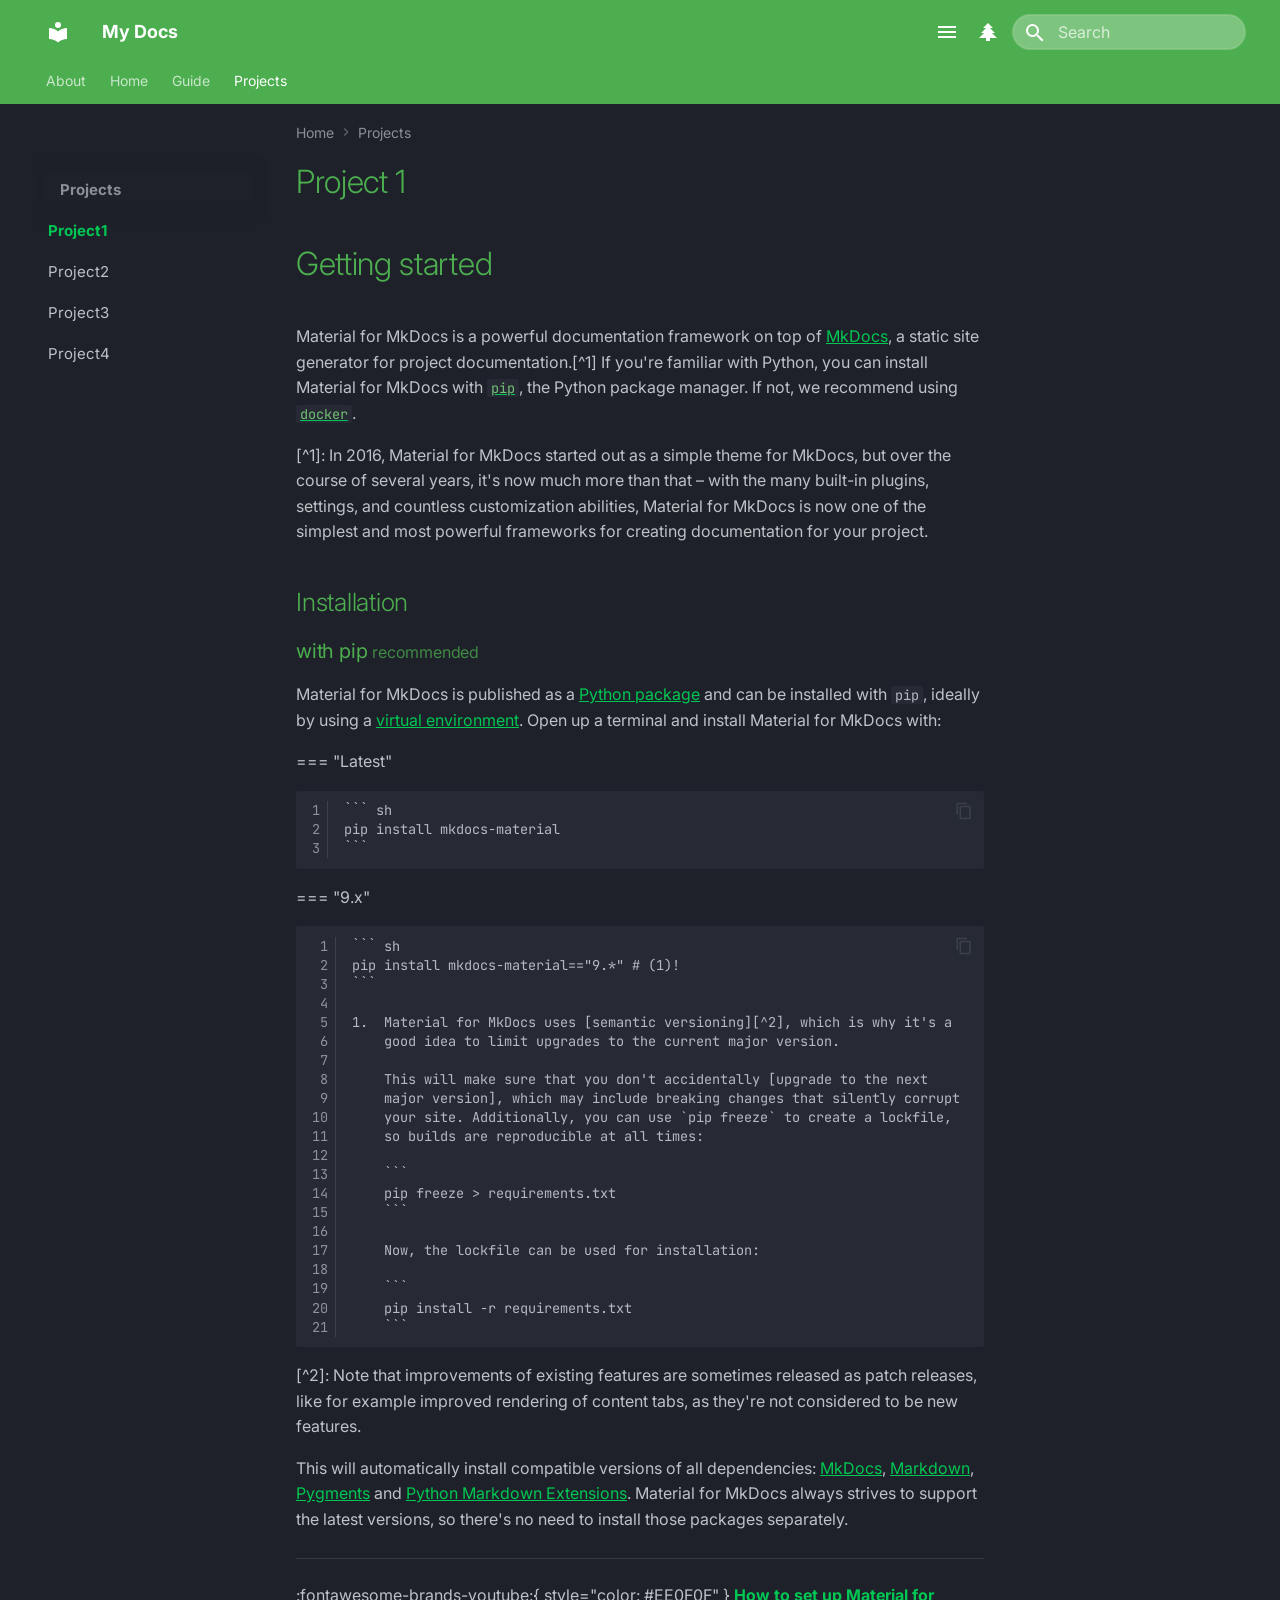
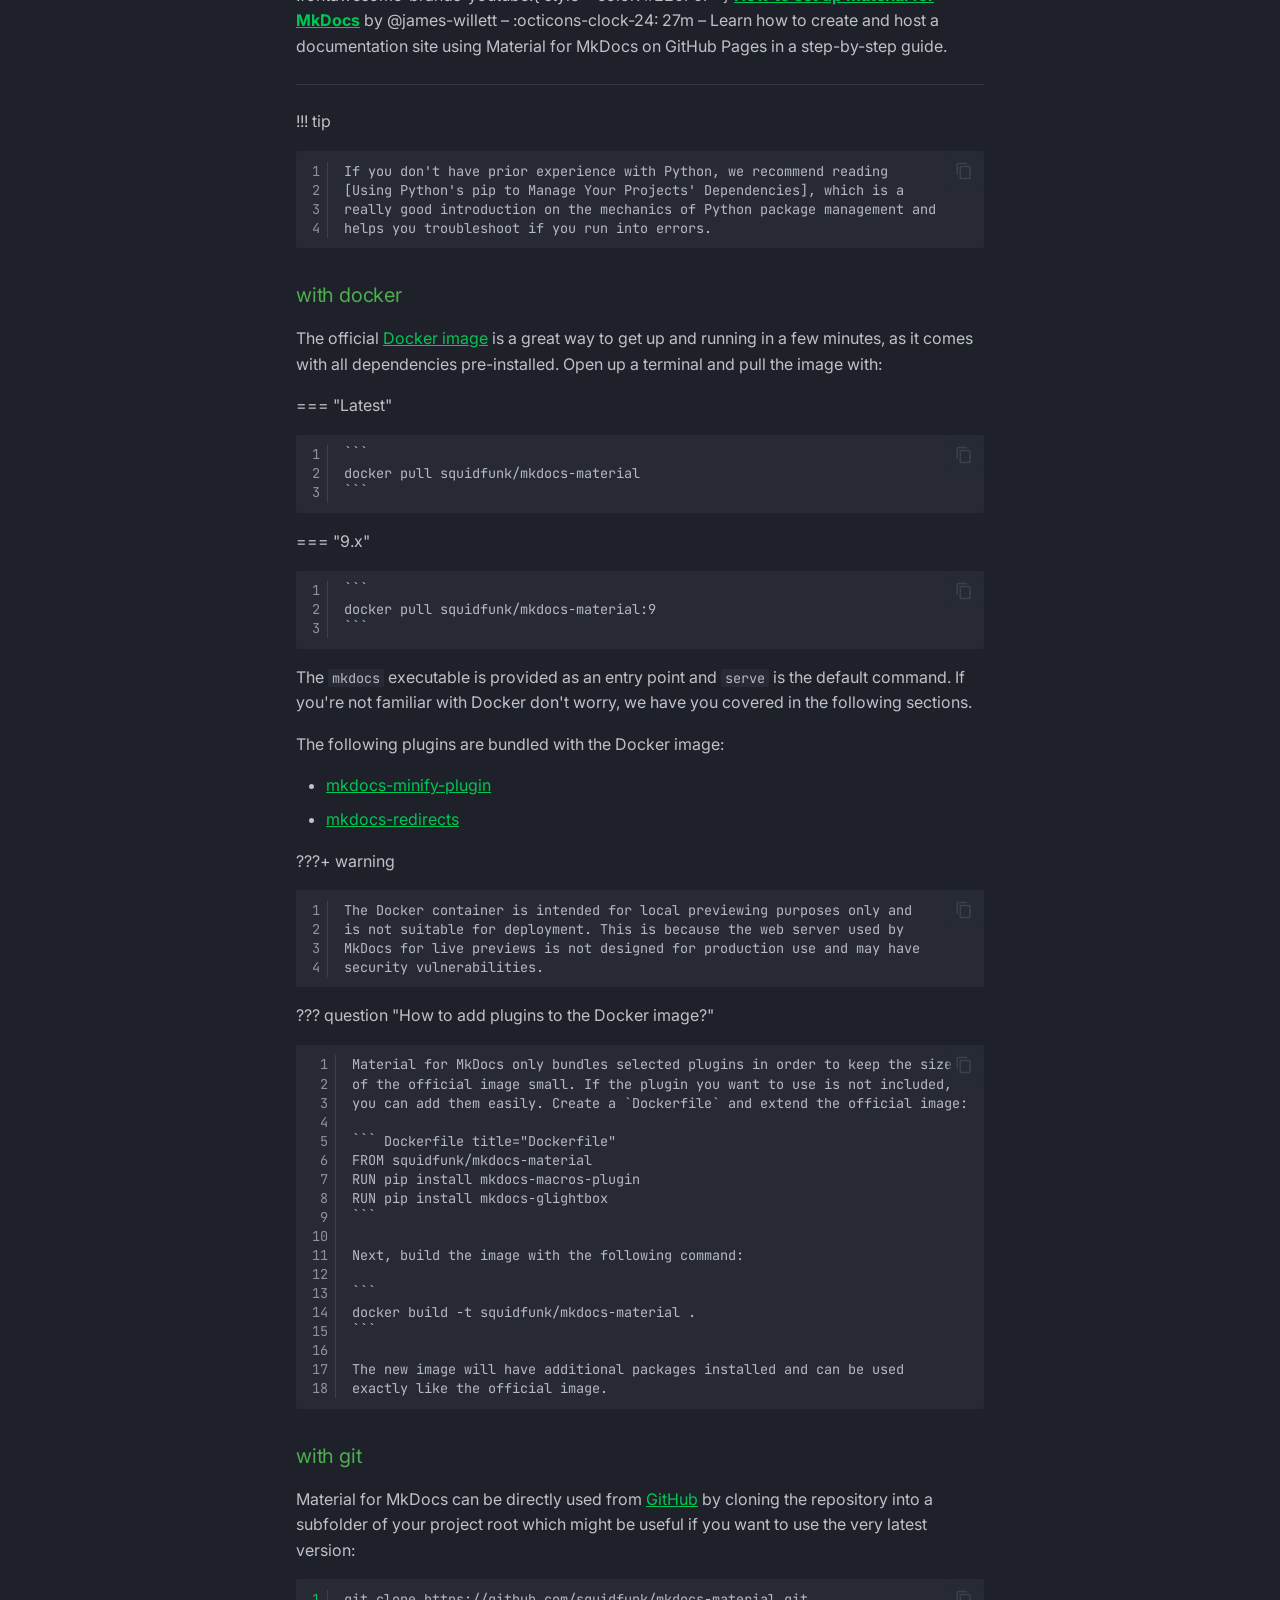
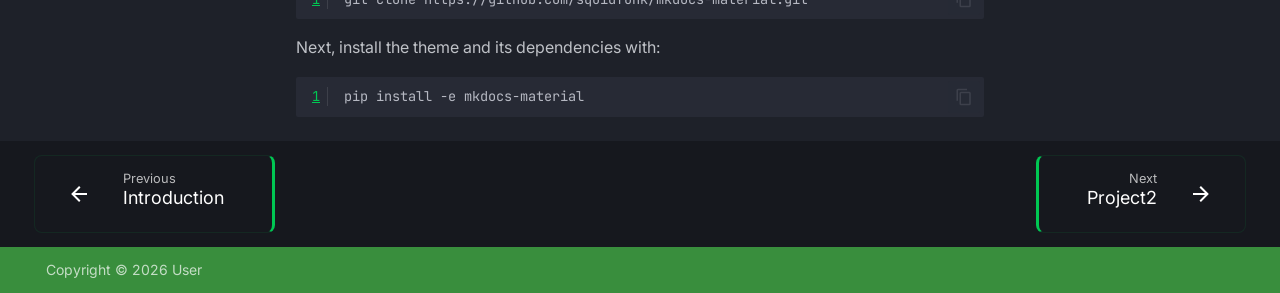
<file: site/projects/project1/index.html>
<!doctype html>
<html lang="en" class="no-js">
  <head>
    
      <meta charset="utf-8">
      <meta name="viewport" content="width=device-width,initial-scale=1">
      
      
      
        <link rel="canonical" href="https://amu-blog.vercel.app/projects/project1/">
      
      
        <link rel="prev" href="../../guide/introduction/">
      
      
        <link rel="next" href="../project2/">
      
      
        
      
      
      <link rel="icon" href="../../assets/images/favicon.png">
      <meta name="generator" content="mkdocs-1.6.1, mkdocs-material-9.7.1">
    
    
      
        <title>Project1 - My Docs</title>
      
    
    
      <link rel="stylesheet" href="../../assets/stylesheets/main.484c7ddc.min.css">
      
        
        <link rel="stylesheet" href="../../assets/stylesheets/palette.ab4e12ef.min.css">
      
      


    
    
      
    
    
      
        
        
        <link rel="preconnect" href="https://fonts.gstatic.com" crossorigin>
        <link rel="stylesheet" href="https://fonts.googleapis.com/css?family=Inter:300,300i,400,400i,700,700i%7CJetBrains+Mono:400,400i,700,700i&display=fallback">
        <style>:root{--md-text-font:"Inter";--md-code-font:"JetBrains Mono"}</style>
      
    
    
      <link rel="stylesheet" href="../../stylesheets/extra.css">
    
    <script>__md_scope=new URL("../..",location),__md_hash=e=>[...e].reduce(((e,_)=>(e<<5)-e+_.charCodeAt(0)),0),__md_get=(e,_=localStorage,t=__md_scope)=>JSON.parse(_.getItem(t.pathname+"."+e)),__md_set=(e,_,t=localStorage,a=__md_scope)=>{try{t.setItem(a.pathname+"."+e,JSON.stringify(_))}catch(e){}}</script>
    
      

    
    
  <script src="../../assets/javascripts/toggle-sidebar.js"></script></head>
  
  
    
    
      
    
    
    
    
    <body dir="ltr" data-md-color-scheme="slate" data-md-color-primary="green" data-md-color-accent="green">
  
    
    <input class="md-toggle" data-md-toggle="drawer" type="checkbox" id="__drawer" autocomplete="off">
    <input class="md-toggle" data-md-toggle="search" type="checkbox" id="__search" autocomplete="off">
    <label class="md-overlay" for="__drawer"></label>
    <div data-md-component="skip">
      
        
        <a href="#project-1" class="md-skip">
          Skip to content
        </a>
      
    </div>
    <div data-md-component="announce">
      
    </div>
    
    
      

  

<header class="md-header md-header--shadow md-header--lifted" data-md-component="header">
  <nav class="md-header__inner md-grid" aria-label="Header">
    <a href="../.." title="My Docs" class="md-header__button md-logo" aria-label="My Docs" data-md-component="logo">
      
  
  <svg xmlns="http://www.w3.org/2000/svg" viewBox="0 0 24 24"><path d="M12 8a3 3 0 0 0 3-3 3 3 0 0 0-3-3 3 3 0 0 0-3 3 3 3 0 0 0 3 3m0 3.54C9.64 9.35 6.5 8 3 8v11c3.5 0 6.64 1.35 9 3.54 2.36-2.19 5.5-3.54 9-3.54V8c-3.5 0-6.64 1.35-9 3.54"/></svg>

    </a>
    <label class="md-header__button md-icon" for="__drawer">
      
      <svg xmlns="http://www.w3.org/2000/svg" viewBox="0 0 24 24"><path d="M3 6h18v2H3zm0 5h18v2H3zm0 5h18v2H3z"/></svg>
    </label>
    <div class="md-header__title" data-md-component="header-title">
      <div class="md-header__ellipsis">
        <div class="md-header__topic">
          <span class="md-ellipsis">
            My Docs
          </span>
        </div>
        <div class="md-header__topic" data-md-component="header-topic">
          <span class="md-ellipsis">
            
              Project1
            
          </span>
        </div>
      </div>
    </div>
    
      
        <form class="md-header__option" data-md-component="palette">
  
    
    
    
    <input class="md-option" data-md-color-media="" data-md-color-scheme="slate" data-md-color-primary="green" data-md-color-accent="green"  aria-label="Switch to Deep Space"  type="radio" name="__palette" id="__palette_0">
    
      <label class="md-header__button md-icon" title="Switch to Deep Space" for="__palette_1" hidden>
        <svg xmlns="http://www.w3.org/2000/svg" viewBox="0 0 24 24"><path d="M10 21v-3H3l5-5H5l5-5H7l5-5 5 5h-3l5 5h-3l5 5h-7v3z"/></svg>
      </label>
    
  
    
    
    
    <input class="md-option" data-md-color-media="" data-md-color-scheme="slate" data-md-color-primary="deep-purple" data-md-color-accent="deep-purple"  aria-label="Switch to Ocean Night"  type="radio" name="__palette" id="__palette_1">
    
      <label class="md-header__button md-icon" title="Switch to Ocean Night" for="__palette_2" hidden>
        <svg xmlns="http://www.w3.org/2000/svg" viewBox="0 0 24 24"><path d="M12 18c-.89 0-1.74-.2-2.5-.55C11.56 16.5 13 14.42 13 12s-1.44-4.5-3.5-5.45C10.26 6.2 11.11 6 12 6a6 6 0 0 1 6 6 6 6 0 0 1-6 6m8-9.31V4h-4.69L12 .69 8.69 4H4v4.69L.69 12 4 15.31V20h4.69L12 23.31 15.31 20H20v-4.69L23.31 12z"/></svg>
      </label>
    
  
    
    
    
    <input class="md-option" data-md-color-media="" data-md-color-scheme="slate" data-md-color-primary="blue" data-md-color-accent="blue"  aria-label="Switch to Forest"  type="radio" name="__palette" id="__palette_2">
    
      <label class="md-header__button md-icon" title="Switch to Forest" for="__palette_0" hidden>
        <svg xmlns="http://www.w3.org/2000/svg" viewBox="0 0 24 24"><path d="M12 20a6 6 0 0 1-6-6c0-4 6-10.75 6-10.75S18 10 18 14a6 6 0 0 1-6 6"/></svg>
      </label>
    
  
</form>
      
    
    
      <script>var palette=__md_get("__palette");if(palette&&palette.color){if("(prefers-color-scheme)"===palette.color.media){var media=matchMedia("(prefers-color-scheme: light)"),input=document.querySelector(media.matches?"[data-md-color-media='(prefers-color-scheme: light)']":"[data-md-color-media='(prefers-color-scheme: dark)']");palette.color.media=input.getAttribute("data-md-color-media"),palette.color.scheme=input.getAttribute("data-md-color-scheme"),palette.color.primary=input.getAttribute("data-md-color-primary"),palette.color.accent=input.getAttribute("data-md-color-accent")}for(var[key,value]of Object.entries(palette.color))document.body.setAttribute("data-md-color-"+key,value)}</script>
    
    
    
      
      
        <label class="md-header__button md-icon" for="__search">
          
          <svg xmlns="http://www.w3.org/2000/svg" viewBox="0 0 24 24"><path d="M9.5 3A6.5 6.5 0 0 1 16 9.5c0 1.61-.59 3.09-1.56 4.23l.27.27h.79l5 5-1.5 1.5-5-5v-.79l-.27-.27A6.52 6.52 0 0 1 9.5 16 6.5 6.5 0 0 1 3 9.5 6.5 6.5 0 0 1 9.5 3m0 2C7 5 5 7 5 9.5S7 14 9.5 14 14 12 14 9.5 12 5 9.5 5"/></svg>
        </label>
        <div class="md-search" data-md-component="search" role="dialog">
  <label class="md-search__overlay" for="__search"></label>
  <div class="md-search__inner" role="search">
    <form class="md-search__form" name="search">
      <input type="text" class="md-search__input" name="query" aria-label="Search" placeholder="Search" autocapitalize="off" autocorrect="off" autocomplete="off" spellcheck="false" data-md-component="search-query" required>
      <label class="md-search__icon md-icon" for="__search">
        
        <svg xmlns="http://www.w3.org/2000/svg" viewBox="0 0 24 24"><path d="M9.5 3A6.5 6.5 0 0 1 16 9.5c0 1.61-.59 3.09-1.56 4.23l.27.27h.79l5 5-1.5 1.5-5-5v-.79l-.27-.27A6.52 6.52 0 0 1 9.5 16 6.5 6.5 0 0 1 3 9.5 6.5 6.5 0 0 1 9.5 3m0 2C7 5 5 7 5 9.5S7 14 9.5 14 14 12 14 9.5 12 5 9.5 5"/></svg>
        
        <svg xmlns="http://www.w3.org/2000/svg" viewBox="0 0 24 24"><path d="M20 11v2H8l5.5 5.5-1.42 1.42L4.16 12l7.92-7.92L13.5 5.5 8 11z"/></svg>
      </label>
      <nav class="md-search__options" aria-label="Search">
        
        <button type="reset" class="md-search__icon md-icon" title="Clear" aria-label="Clear" tabindex="-1">
          
          <svg xmlns="http://www.w3.org/2000/svg" viewBox="0 0 24 24"><path d="M19 6.41 17.59 5 12 10.59 6.41 5 5 6.41 10.59 12 5 17.59 6.41 19 12 13.41 17.59 19 19 17.59 13.41 12z"/></svg>
        </button>
      </nav>
      
        <div class="md-search__suggest" data-md-component="search-suggest"></div>
      
    </form>
    <div class="md-search__output">
      <div class="md-search__scrollwrap" tabindex="0" data-md-scrollfix>
        <div class="md-search-result" data-md-component="search-result">
          <div class="md-search-result__meta">
            Initializing search
          </div>
          <ol class="md-search-result__list" role="presentation"></ol>
        </div>
      </div>
    </div>
  </div>
</div>
      
    
    
  </nav>
  
    
      
<nav class="md-tabs" aria-label="Tabs" data-md-component="tabs">
  <div class="md-grid">
    <ul class="md-tabs__list">
      
        
  
  
  
  
    <li class="md-tabs__item">
      <a href="../../about/" class="md-tabs__link">
        
  
  
    
  
  About

      </a>
    </li>
  

      
        
  
  
  
  
    <li class="md-tabs__item">
      <a href="../.." class="md-tabs__link">
        
  
  
    
  
  Home

      </a>
    </li>
  

      
        
  
  
  
  
    
    
      <li class="md-tabs__item">
        <a href="../../guide/getting-started/" class="md-tabs__link">
          
  
  
  Guide

        </a>
      </li>
    
  

      
        
  
  
  
    
  
  
    
    
      <li class="md-tabs__item md-tabs__item--active">
        <a href="./" class="md-tabs__link">
          
  
  
  Projects

        </a>
      </li>
    
  

      
    </ul>
  </div>
</nav>
    
  
</header>
    
    <div class="md-container" data-md-component="container">
      
      
        
      
      <main class="md-main" data-md-component="main">
        <div class="md-main__inner md-grid">
          
            
              
              <div class="md-sidebar md-sidebar--primary" data-md-component="sidebar" data-md-type="navigation" >
                <div class="md-sidebar__scrollwrap">
                  <div class="md-sidebar__inner">
                    


  


<nav class="md-nav md-nav--primary md-nav--lifted" aria-label="Navigation" data-md-level="0">
  <label class="md-nav__title" for="__drawer">
    <a href="../.." title="My Docs" class="md-nav__button md-logo" aria-label="My Docs" data-md-component="logo">
      
  
  <svg xmlns="http://www.w3.org/2000/svg" viewBox="0 0 24 24"><path d="M12 8a3 3 0 0 0 3-3 3 3 0 0 0-3-3 3 3 0 0 0-3 3 3 3 0 0 0 3 3m0 3.54C9.64 9.35 6.5 8 3 8v11c3.5 0 6.64 1.35 9 3.54 2.36-2.19 5.5-3.54 9-3.54V8c-3.5 0-6.64 1.35-9 3.54"/></svg>

    </a>
    My Docs
  </label>
  
  <ul class="md-nav__list" data-md-scrollfix>
    
      
      
  
  
  
  
    <li class="md-nav__item">
      <a href="../../about/" class="md-nav__link">
        
  
  
  <span class="md-ellipsis">
    
  
    About
  

    
  </span>
  
  

      </a>
    </li>
  

    
      
      
  
  
  
  
    <li class="md-nav__item">
      <a href="../.." class="md-nav__link">
        
  
  
  <span class="md-ellipsis">
    
  
    Home
  

    
  </span>
  
  

      </a>
    </li>
  

    
      
      
  
  
  
  
    
    
    
    
      
      
    
    
      
        
        
      
    
    <li class="md-nav__item md-nav__item--pruned md-nav__item--nested">
      
        
  
  
  
    <a href="../../guide/getting-started/" class="md-nav__link">
      
  
  
  <span class="md-ellipsis">
    
  
    Guide
  

    
  </span>
  
  

      
        <span class="md-nav__icon md-icon"></span>
      
    </a>
  

      
    </li>
  

    
      
      
  
  
    
  
  
  
    
    
    
    
      
        
        
      
      
    
    
      
    
    <li class="md-nav__item md-nav__item--active md-nav__item--section md-nav__item--nested">
      
        
        
        <input class="md-nav__toggle md-toggle " type="checkbox" id="__nav_4" checked>
        
          
          <label class="md-nav__link" for="__nav_4" id="__nav_4_label" tabindex="">
            
  
  
  <span class="md-ellipsis">
    
  
    Projects
  

    
  </span>
  
  

            <span class="md-nav__icon md-icon"></span>
          </label>
        
        <nav class="md-nav" data-md-level="1" aria-labelledby="__nav_4_label" aria-expanded="true">
          <label class="md-nav__title" for="__nav_4">
            <span class="md-nav__icon md-icon"></span>
            
  
    Projects
  

          </label>
          <ul class="md-nav__list" data-md-scrollfix>
            
              
                
  
  
    
  
  
  
    <li class="md-nav__item md-nav__item--active">
      
      <input class="md-nav__toggle md-toggle" type="checkbox" id="__toc">
      
      
        
      
      
      <a href="./" class="md-nav__link md-nav__link--active">
        
  
  
  <span class="md-ellipsis">
    
  
    Project1
  

    
  </span>
  
  

      </a>
      
    </li>
  

              
            
              
                
  
  
  
  
    <li class="md-nav__item">
      <a href="../project2/" class="md-nav__link">
        
  
  
  <span class="md-ellipsis">
    
  
    Project2
  

    
  </span>
  
  

      </a>
    </li>
  

              
            
              
                
  
  
  
  
    <li class="md-nav__item">
      <a href="../project3/" class="md-nav__link">
        
  
  
  <span class="md-ellipsis">
    
  
    Project3
  

    
  </span>
  
  

      </a>
    </li>
  

              
            
              
                
  
  
  
  
    <li class="md-nav__item">
      <a href="../project4/" class="md-nav__link">
        
  
  
  <span class="md-ellipsis">
    
  
    Project4
  

    
  </span>
  
  

      </a>
    </li>
  

              
            
          </ul>
        </nav>
      
    </li>
  

    
  </ul>
</nav>
                  </div>
                </div>
              </div>
            
            
              
              <div class="md-sidebar md-sidebar--secondary" data-md-component="sidebar" data-md-type="toc" >
                <div class="md-sidebar__scrollwrap">
                  <div class="md-sidebar__inner">
                    

<nav class="md-nav md-nav--secondary" aria-label="Table of contents">
  
  
  
    
  
  
</nav>
                  </div>
                </div>
              </div>
            
          
          
            <div class="md-content" data-md-component="content">
              
                



  


  <nav class="md-path" aria-label="Navigation" >
    <ol class="md-path__list">
      
        
  
  
    <li class="md-path__item">
      <a href="../.." class="md-path__link">
        
  <span class="md-ellipsis">
    Home
  </span>

      </a>
    </li>
  

      
      
        
  
  
    
    
      <li class="md-path__item">
        <a href="./" class="md-path__link">
          
  <span class="md-ellipsis">
    Projects
  </span>

        </a>
      </li>
    
  

      
    </ol>
  </nav>

              
              <article class="md-content__inner md-typeset">
                
                  



<h1 id="project-1">Project 1</h1>
<h1 id="getting-started">Getting started</h1>
<p>Material for MkDocs is a powerful documentation framework on top of <a href="https://www.mkdocs.org">MkDocs</a>,
a static site generator for project documentation.[^1] If you're familiar with
Python, you can install Material for MkDocs with <a href="#with-pip"><code>pip</code></a>, the Python
package manager. If not, we recommend using <a href="#with-docker"><code>docker</code></a>.</p>
<p>[^1]:
    In 2016, Material for MkDocs started out as a simple theme for MkDocs, but
    over the course of several years, it's now much more than that – with the
    many built-in plugins, settings, and countless customization abilities,
    Material for MkDocs is now one of the simplest and most powerful frameworks
    for creating documentation for your project.</p>
<h2 id="installation">Installation</h2>
<h3 id="with-pip">with pip <small>recommended</small></h3>
<p>Material for MkDocs is published as a <a href="https://pypi.org/project/mkdocs-material/">Python package</a> and can be installed with
<code>pip</code>, ideally by using a <a href="https://realpython.com/what-is-pip/#using-pip-in-a-python-virtual-environment">virtual environment</a>. Open up a terminal and install
Material for MkDocs with:</p>
<p>=== "Latest"</p>
<div class="language-text highlight"><table class="highlighttable"><tr><td class="linenos"><div class="linenodiv"><pre><span></span><span class="normal">1</span>
<span class="normal">2</span>
<span class="normal">3</span></pre></div></td><td class="code"><div><pre><span></span><code>``` sh
pip install mkdocs-material
```
</code></pre></div></td></tr></table></div>
<p>=== "9.x"</p>
<div class="language-text highlight"><table class="highlighttable"><tr><td class="linenos"><div class="linenodiv"><pre><span></span><span class="normal"> 1</span>
<span class="normal"> 2</span>
<span class="normal"> 3</span>
<span class="normal"> 4</span>
<span class="normal"> 5</span>
<span class="normal"> 6</span>
<span class="normal"> 7</span>
<span class="normal"> 8</span>
<span class="normal"> 9</span>
<span class="normal">10</span>
<span class="normal">11</span>
<span class="normal">12</span>
<span class="normal">13</span>
<span class="normal">14</span>
<span class="normal">15</span>
<span class="normal">16</span>
<span class="normal">17</span>
<span class="normal">18</span>
<span class="normal">19</span>
<span class="normal">20</span>
<span class="normal">21</span></pre></div></td><td class="code"><div><pre><span></span><code>``` sh
pip install mkdocs-material==&quot;9.*&quot; # (1)!
```

1.  Material for MkDocs uses [semantic versioning][^2], which is why it&#39;s a
    good idea to limit upgrades to the current major version.

    This will make sure that you don&#39;t accidentally [upgrade to the next
    major version], which may include breaking changes that silently corrupt
    your site. Additionally, you can use `pip freeze` to create a lockfile,
    so builds are reproducible at all times:

    ```
    pip freeze &gt; requirements.txt
    ```

    Now, the lockfile can be used for installation:

    ```
    pip install -r requirements.txt
    ```
</code></pre></div></td></tr></table></div>
<p>[^2]:
    Note that improvements of existing features are sometimes released as
    patch releases, like for example improved rendering of content tabs, as
    they're not considered to be new features.</p>
<p>This will automatically install compatible versions of all dependencies:
<a href="https://www.mkdocs.org">MkDocs</a>, <a href="https://python-markdown.github.io/">Markdown</a>, <a href="https://pygments.org/">Pygments</a> and <a href="https://facelessuser.github.io/pymdown-extensions/">Python Markdown Extensions</a>. Material for
MkDocs always strives to support the latest versions, so there's no need to
install those packages separately.</p>
<hr />
<p>:fontawesome-brands-youtube:{ style="color: #EE0F0F" }
<strong><a href="https://www.youtube.com/watch?v=xlABhbnNrfI">How to set up Material for MkDocs</a></strong> by @james-willett – :octicons-clock-24:
27m – Learn how to create and host a documentation site using Material for
MkDocs on GitHub Pages in a step-by-step guide.</p>
<hr />
<p>!!! tip</p>
<div class="language-text highlight"><table class="highlighttable"><tr><td class="linenos"><div class="linenodiv"><pre><span></span><span class="normal">1</span>
<span class="normal">2</span>
<span class="normal">3</span>
<span class="normal">4</span></pre></div></td><td class="code"><div><pre><span></span><code>If you don&#39;t have prior experience with Python, we recommend reading
[Using Python&#39;s pip to Manage Your Projects&#39; Dependencies], which is a
really good introduction on the mechanics of Python package management and
helps you troubleshoot if you run into errors.
</code></pre></div></td></tr></table></div>
<h3 id="with-docker">with docker</h3>
<p>The official <a href="https://hub.docker.com/r/squidfunk/mkdocs-material/">Docker image</a> is a great way to get up and running in a few
minutes, as it comes with all dependencies pre-installed. Open up a terminal
and pull the image with:</p>
<p>=== "Latest"</p>
<div class="language-text highlight"><table class="highlighttable"><tr><td class="linenos"><div class="linenodiv"><pre><span></span><span class="normal">1</span>
<span class="normal">2</span>
<span class="normal">3</span></pre></div></td><td class="code"><div><pre><span></span><code>```
docker pull squidfunk/mkdocs-material
```
</code></pre></div></td></tr></table></div>
<p>=== "9.x"</p>
<div class="language-text highlight"><table class="highlighttable"><tr><td class="linenos"><div class="linenodiv"><pre><span></span><span class="normal">1</span>
<span class="normal">2</span>
<span class="normal">3</span></pre></div></td><td class="code"><div><pre><span></span><code>```
docker pull squidfunk/mkdocs-material:9
```
</code></pre></div></td></tr></table></div>
<p>The <code>mkdocs</code> executable is provided as an entry point and <code>serve</code> is the
default command. If you're not familiar with Docker don't worry, we have you
covered in the following sections.</p>
<p>The following plugins are bundled with the Docker image:</p>
<ul>
<li><a href="https://github.com/byrnereese/mkdocs-minify-plugin">mkdocs-minify-plugin</a></li>
<li><a href="https://github.com/datarobot/mkdocs-redirects">mkdocs-redirects</a></li>
</ul>
<p>???+ warning</p>
<div class="language-text highlight"><table class="highlighttable"><tr><td class="linenos"><div class="linenodiv"><pre><span></span><span class="normal">1</span>
<span class="normal">2</span>
<span class="normal">3</span>
<span class="normal">4</span></pre></div></td><td class="code"><div><pre><span></span><code>The Docker container is intended for local previewing purposes only and
is not suitable for deployment. This is because the web server used by
MkDocs for live previews is not designed for production use and may have
security vulnerabilities.
</code></pre></div></td></tr></table></div>
<p>??? question "How to add plugins to the Docker image?"</p>
<div class="language-text highlight"><table class="highlighttable"><tr><td class="linenos"><div class="linenodiv"><pre><span></span><span class="normal"> 1</span>
<span class="normal"> 2</span>
<span class="normal"> 3</span>
<span class="normal"> 4</span>
<span class="normal"> 5</span>
<span class="normal"> 6</span>
<span class="normal"> 7</span>
<span class="normal"> 8</span>
<span class="normal"> 9</span>
<span class="normal">10</span>
<span class="normal">11</span>
<span class="normal">12</span>
<span class="normal">13</span>
<span class="normal">14</span>
<span class="normal">15</span>
<span class="normal">16</span>
<span class="normal">17</span>
<span class="normal">18</span></pre></div></td><td class="code"><div><pre><span></span><code>Material for MkDocs only bundles selected plugins in order to keep the size
of the official image small. If the plugin you want to use is not included,
you can add them easily. Create a `Dockerfile` and extend the official image:

``` Dockerfile title=&quot;Dockerfile&quot;
FROM squidfunk/mkdocs-material
RUN pip install mkdocs-macros-plugin
RUN pip install mkdocs-glightbox
```

Next, build the image with the following command:

```
docker build -t squidfunk/mkdocs-material .
```

The new image will have additional packages installed and can be used
exactly like the official image.
</code></pre></div></td></tr></table></div>
<h3 id="with-git">with git</h3>
<p>Material for MkDocs can be directly used from <a href="https://github.com/squidfunk/mkdocs-material">GitHub</a> by cloning the
repository into a subfolder of your project root which might be useful if you
want to use the very latest version:</p>
<div class="language-text highlight"><table class="highlighttable"><tr><td class="linenos"><div class="linenodiv"><pre><span></span><span class="normal"><a href="#__codelineno-8-1">1</a></span></pre></div></td><td class="code"><div><pre><span></span><code><span id="__span-8-1"><a id="__codelineno-8-1" name="__codelineno-8-1"></a>git clone https://github.com/squidfunk/mkdocs-material.git
</span></code></pre></div></td></tr></table></div>
<p>Next, install the theme and its dependencies with:</p>
<div class="language-text highlight"><table class="highlighttable"><tr><td class="linenos"><div class="linenodiv"><pre><span></span><span class="normal"><a href="#__codelineno-9-1">1</a></span></pre></div></td><td class="code"><div><pre><span></span><code><span id="__span-9-1"><a id="__codelineno-9-1" name="__codelineno-9-1"></a>pip install -e mkdocs-material
</span></code></pre></div></td></tr></table></div>












                
              </article>
            </div>
          
          
<script>var target=document.getElementById(location.hash.slice(1));target&&target.name&&(target.checked=target.name.startsWith("__tabbed_"))</script>
        </div>
        
          <button type="button" class="md-top md-icon" data-md-component="top" hidden>
  
  <svg xmlns="http://www.w3.org/2000/svg" viewBox="0 0 24 24"><path d="M13 20h-2V8l-5.5 5.5-1.42-1.42L12 4.16l7.92 7.92-1.42 1.42L13 8z"/></svg>
  Back to top
</button>
        
      </main>
      
        <footer class="md-footer">
  
    
      
      <nav class="md-footer__inner md-grid" aria-label="Footer" >
        
          
          <a href="../../guide/introduction/" class="md-footer__link md-footer__link--prev" aria-label="Previous: Introduction">
            <div class="md-footer__button md-icon">
              
              <svg xmlns="http://www.w3.org/2000/svg" viewBox="0 0 24 24"><path d="M20 11v2H8l5.5 5.5-1.42 1.42L4.16 12l7.92-7.92L13.5 5.5 8 11z"/></svg>
            </div>
            <div class="md-footer__title">
              <span class="md-footer__direction">
                Previous
              </span>
              <div class="md-ellipsis">
                Introduction
              </div>
            </div>
          </a>
        
        
          
          <a href="../project2/" class="md-footer__link md-footer__link--next" aria-label="Next: Project2">
            <div class="md-footer__title">
              <span class="md-footer__direction">
                Next
              </span>
              <div class="md-ellipsis">
                Project2
              </div>
            </div>
            <div class="md-footer__button md-icon">
              
              <svg xmlns="http://www.w3.org/2000/svg" viewBox="0 0 24 24"><path d="M4 11v2h12l-5.5 5.5 1.42 1.42L19.84 12l-7.92-7.92L10.5 5.5 16 11z"/></svg>
            </div>
          </a>
        
      </nav>
    
  
  <div class="md-footer-meta md-typeset">
    <div class="md-footer-meta__inner md-grid">
      <div class="md-copyright">
  
    <div class="md-copyright__highlight">
      Copyright &copy; 2026 User
    </div>
  
  
</div>
      
    </div>
  </div>
</footer>
      
    </div>
    <div class="md-dialog" data-md-component="dialog">
      <div class="md-dialog__inner md-typeset"></div>
    </div>
    
      <div class="md-progress" data-md-component="progress" role="progressbar"></div>
    
    
    
      
      
      <script id="__config" type="application/json">{"annotate": null, "base": "../..", "features": ["navigation.path", "navigation.instant", "navigation.instant.prefetch", "navigation.instant.progress", "navigation.tabs", "navigation.tabs.sticky", "navigation.top", "navigation.prune", "navigation.footer", "content.code.annotate", "search.suggest", "search.highlight", "content.code.copy"], "search": "../../assets/javascripts/workers/search.2c215733.min.js", "tags": null, "translations": {"clipboard.copied": "Copied to clipboard", "clipboard.copy": "Copy to clipboard", "search.result.more.one": "1 more on this page", "search.result.more.other": "# more on this page", "search.result.none": "No matching documents", "search.result.one": "1 matching document", "search.result.other": "# matching documents", "search.result.placeholder": "Type to start searching", "search.result.term.missing": "Missing", "select.version": "Select version"}, "version": null}</script>
    
    
      <script src="../../assets/javascripts/bundle.79ae519e.min.js"></script>
      
    
  </body>
</html>
</file>
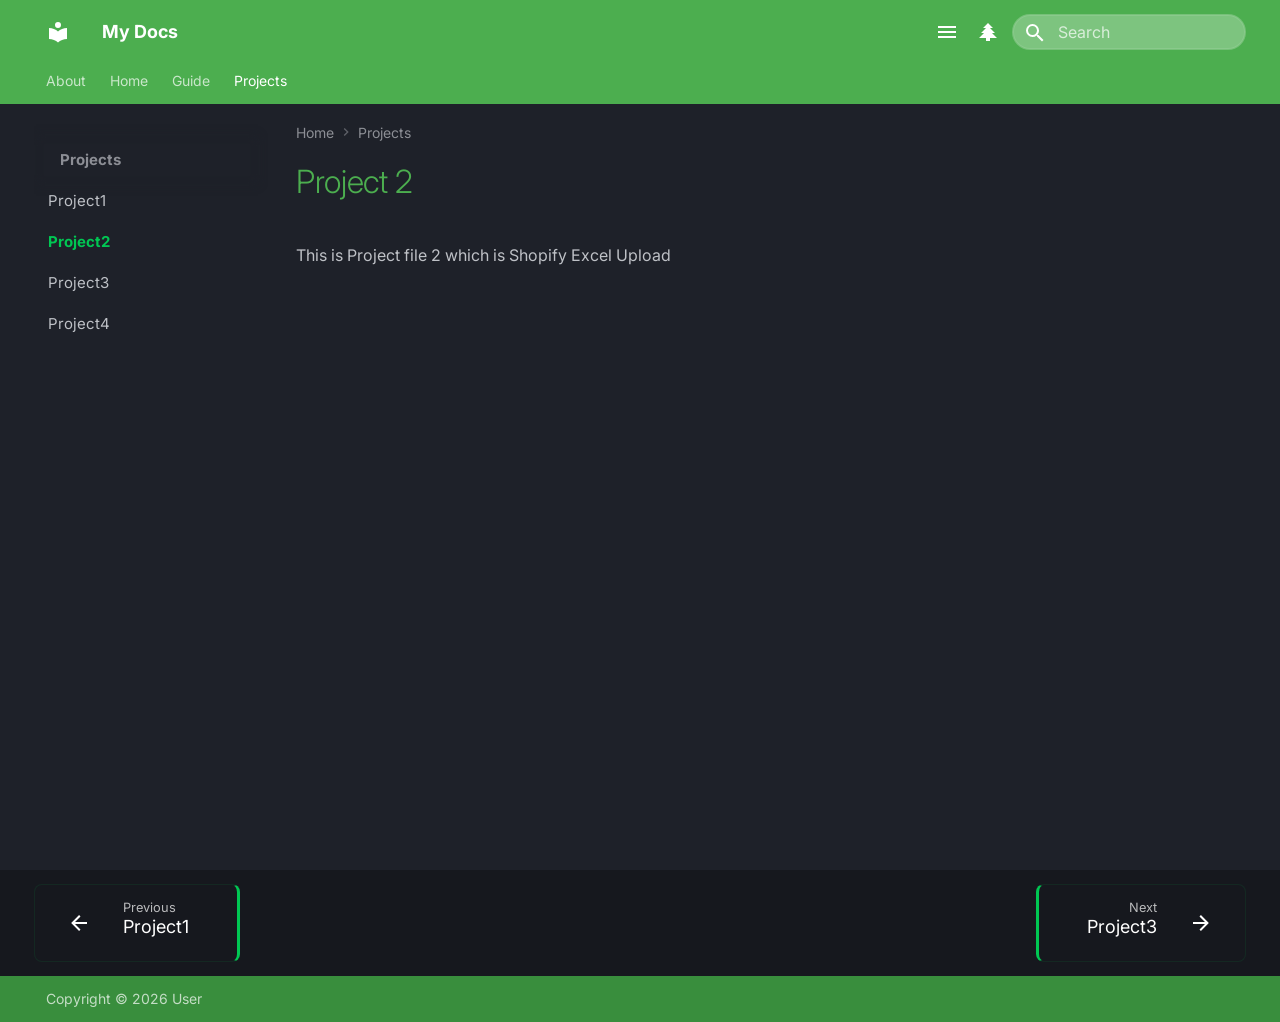
<file: site/projects/project2/index.html>
<!doctype html>
<html lang="en" class="no-js">
  <head>
    
      <meta charset="utf-8">
      <meta name="viewport" content="width=device-width,initial-scale=1">
      
      
      
        <link rel="canonical" href="https://amu-blog.vercel.app/projects/project2/">
      
      
        <link rel="prev" href="../project1/">
      
      
        <link rel="next" href="../project3/">
      
      
        
      
      
      <link rel="icon" href="../../assets/images/favicon.png">
      <meta name="generator" content="mkdocs-1.6.1, mkdocs-material-9.7.1">
    
    
      
        <title>Project2 - My Docs</title>
      
    
    
      <link rel="stylesheet" href="../../assets/stylesheets/main.484c7ddc.min.css">
      
        
        <link rel="stylesheet" href="../../assets/stylesheets/palette.ab4e12ef.min.css">
      
      


    
    
      
    
    
      
        
        
        <link rel="preconnect" href="https://fonts.gstatic.com" crossorigin>
        <link rel="stylesheet" href="https://fonts.googleapis.com/css?family=Inter:300,300i,400,400i,700,700i%7CJetBrains+Mono:400,400i,700,700i&display=fallback">
        <style>:root{--md-text-font:"Inter";--md-code-font:"JetBrains Mono"}</style>
      
    
    
      <link rel="stylesheet" href="../../stylesheets/extra.css">
    
    <script>__md_scope=new URL("../..",location),__md_hash=e=>[...e].reduce(((e,_)=>(e<<5)-e+_.charCodeAt(0)),0),__md_get=(e,_=localStorage,t=__md_scope)=>JSON.parse(_.getItem(t.pathname+"."+e)),__md_set=(e,_,t=localStorage,a=__md_scope)=>{try{t.setItem(a.pathname+"."+e,JSON.stringify(_))}catch(e){}}</script>
    
      

    
    
  <script src="../../assets/javascripts/toggle-sidebar.js"></script></head>
  
  
    
    
      
    
    
    
    
    <body dir="ltr" data-md-color-scheme="slate" data-md-color-primary="green" data-md-color-accent="green">
  
    
    <input class="md-toggle" data-md-toggle="drawer" type="checkbox" id="__drawer" autocomplete="off">
    <input class="md-toggle" data-md-toggle="search" type="checkbox" id="__search" autocomplete="off">
    <label class="md-overlay" for="__drawer"></label>
    <div data-md-component="skip">
      
        
        <a href="#project-2" class="md-skip">
          Skip to content
        </a>
      
    </div>
    <div data-md-component="announce">
      
    </div>
    
    
      

  

<header class="md-header md-header--shadow md-header--lifted" data-md-component="header">
  <nav class="md-header__inner md-grid" aria-label="Header">
    <a href="../.." title="My Docs" class="md-header__button md-logo" aria-label="My Docs" data-md-component="logo">
      
  
  <svg xmlns="http://www.w3.org/2000/svg" viewBox="0 0 24 24"><path d="M12 8a3 3 0 0 0 3-3 3 3 0 0 0-3-3 3 3 0 0 0-3 3 3 3 0 0 0 3 3m0 3.54C9.64 9.35 6.5 8 3 8v11c3.5 0 6.64 1.35 9 3.54 2.36-2.19 5.5-3.54 9-3.54V8c-3.5 0-6.64 1.35-9 3.54"/></svg>

    </a>
    <label class="md-header__button md-icon" for="__drawer">
      
      <svg xmlns="http://www.w3.org/2000/svg" viewBox="0 0 24 24"><path d="M3 6h18v2H3zm0 5h18v2H3zm0 5h18v2H3z"/></svg>
    </label>
    <div class="md-header__title" data-md-component="header-title">
      <div class="md-header__ellipsis">
        <div class="md-header__topic">
          <span class="md-ellipsis">
            My Docs
          </span>
        </div>
        <div class="md-header__topic" data-md-component="header-topic">
          <span class="md-ellipsis">
            
              Project2
            
          </span>
        </div>
      </div>
    </div>
    
      
        <form class="md-header__option" data-md-component="palette">
  
    
    
    
    <input class="md-option" data-md-color-media="" data-md-color-scheme="slate" data-md-color-primary="green" data-md-color-accent="green"  aria-label="Switch to Deep Space"  type="radio" name="__palette" id="__palette_0">
    
      <label class="md-header__button md-icon" title="Switch to Deep Space" for="__palette_1" hidden>
        <svg xmlns="http://www.w3.org/2000/svg" viewBox="0 0 24 24"><path d="M10 21v-3H3l5-5H5l5-5H7l5-5 5 5h-3l5 5h-3l5 5h-7v3z"/></svg>
      </label>
    
  
    
    
    
    <input class="md-option" data-md-color-media="" data-md-color-scheme="slate" data-md-color-primary="deep-purple" data-md-color-accent="deep-purple"  aria-label="Switch to Ocean Night"  type="radio" name="__palette" id="__palette_1">
    
      <label class="md-header__button md-icon" title="Switch to Ocean Night" for="__palette_2" hidden>
        <svg xmlns="http://www.w3.org/2000/svg" viewBox="0 0 24 24"><path d="M12 18c-.89 0-1.74-.2-2.5-.55C11.56 16.5 13 14.42 13 12s-1.44-4.5-3.5-5.45C10.26 6.2 11.11 6 12 6a6 6 0 0 1 6 6 6 6 0 0 1-6 6m8-9.31V4h-4.69L12 .69 8.69 4H4v4.69L.69 12 4 15.31V20h4.69L12 23.31 15.31 20H20v-4.69L23.31 12z"/></svg>
      </label>
    
  
    
    
    
    <input class="md-option" data-md-color-media="" data-md-color-scheme="slate" data-md-color-primary="blue" data-md-color-accent="blue"  aria-label="Switch to Forest"  type="radio" name="__palette" id="__palette_2">
    
      <label class="md-header__button md-icon" title="Switch to Forest" for="__palette_0" hidden>
        <svg xmlns="http://www.w3.org/2000/svg" viewBox="0 0 24 24"><path d="M12 20a6 6 0 0 1-6-6c0-4 6-10.75 6-10.75S18 10 18 14a6 6 0 0 1-6 6"/></svg>
      </label>
    
  
</form>
      
    
    
      <script>var palette=__md_get("__palette");if(palette&&palette.color){if("(prefers-color-scheme)"===palette.color.media){var media=matchMedia("(prefers-color-scheme: light)"),input=document.querySelector(media.matches?"[data-md-color-media='(prefers-color-scheme: light)']":"[data-md-color-media='(prefers-color-scheme: dark)']");palette.color.media=input.getAttribute("data-md-color-media"),palette.color.scheme=input.getAttribute("data-md-color-scheme"),palette.color.primary=input.getAttribute("data-md-color-primary"),palette.color.accent=input.getAttribute("data-md-color-accent")}for(var[key,value]of Object.entries(palette.color))document.body.setAttribute("data-md-color-"+key,value)}</script>
    
    
    
      
      
        <label class="md-header__button md-icon" for="__search">
          
          <svg xmlns="http://www.w3.org/2000/svg" viewBox="0 0 24 24"><path d="M9.5 3A6.5 6.5 0 0 1 16 9.5c0 1.61-.59 3.09-1.56 4.23l.27.27h.79l5 5-1.5 1.5-5-5v-.79l-.27-.27A6.52 6.52 0 0 1 9.5 16 6.5 6.5 0 0 1 3 9.5 6.5 6.5 0 0 1 9.5 3m0 2C7 5 5 7 5 9.5S7 14 9.5 14 14 12 14 9.5 12 5 9.5 5"/></svg>
        </label>
        <div class="md-search" data-md-component="search" role="dialog">
  <label class="md-search__overlay" for="__search"></label>
  <div class="md-search__inner" role="search">
    <form class="md-search__form" name="search">
      <input type="text" class="md-search__input" name="query" aria-label="Search" placeholder="Search" autocapitalize="off" autocorrect="off" autocomplete="off" spellcheck="false" data-md-component="search-query" required>
      <label class="md-search__icon md-icon" for="__search">
        
        <svg xmlns="http://www.w3.org/2000/svg" viewBox="0 0 24 24"><path d="M9.5 3A6.5 6.5 0 0 1 16 9.5c0 1.61-.59 3.09-1.56 4.23l.27.27h.79l5 5-1.5 1.5-5-5v-.79l-.27-.27A6.52 6.52 0 0 1 9.5 16 6.5 6.5 0 0 1 3 9.5 6.5 6.5 0 0 1 9.5 3m0 2C7 5 5 7 5 9.5S7 14 9.5 14 14 12 14 9.5 12 5 9.5 5"/></svg>
        
        <svg xmlns="http://www.w3.org/2000/svg" viewBox="0 0 24 24"><path d="M20 11v2H8l5.5 5.5-1.42 1.42L4.16 12l7.92-7.92L13.5 5.5 8 11z"/></svg>
      </label>
      <nav class="md-search__options" aria-label="Search">
        
        <button type="reset" class="md-search__icon md-icon" title="Clear" aria-label="Clear" tabindex="-1">
          
          <svg xmlns="http://www.w3.org/2000/svg" viewBox="0 0 24 24"><path d="M19 6.41 17.59 5 12 10.59 6.41 5 5 6.41 10.59 12 5 17.59 6.41 19 12 13.41 17.59 19 19 17.59 13.41 12z"/></svg>
        </button>
      </nav>
      
        <div class="md-search__suggest" data-md-component="search-suggest"></div>
      
    </form>
    <div class="md-search__output">
      <div class="md-search__scrollwrap" tabindex="0" data-md-scrollfix>
        <div class="md-search-result" data-md-component="search-result">
          <div class="md-search-result__meta">
            Initializing search
          </div>
          <ol class="md-search-result__list" role="presentation"></ol>
        </div>
      </div>
    </div>
  </div>
</div>
      
    
    
  </nav>
  
    
      
<nav class="md-tabs" aria-label="Tabs" data-md-component="tabs">
  <div class="md-grid">
    <ul class="md-tabs__list">
      
        
  
  
  
  
    <li class="md-tabs__item">
      <a href="../../about/" class="md-tabs__link">
        
  
  
    
  
  About

      </a>
    </li>
  

      
        
  
  
  
  
    <li class="md-tabs__item">
      <a href="../.." class="md-tabs__link">
        
  
  
    
  
  Home

      </a>
    </li>
  

      
        
  
  
  
  
    
    
      <li class="md-tabs__item">
        <a href="../../guide/getting-started/" class="md-tabs__link">
          
  
  
  Guide

        </a>
      </li>
    
  

      
        
  
  
  
    
  
  
    
    
      <li class="md-tabs__item md-tabs__item--active">
        <a href="../project1/" class="md-tabs__link">
          
  
  
  Projects

        </a>
      </li>
    
  

      
    </ul>
  </div>
</nav>
    
  
</header>
    
    <div class="md-container" data-md-component="container">
      
      
        
      
      <main class="md-main" data-md-component="main">
        <div class="md-main__inner md-grid">
          
            
              
              <div class="md-sidebar md-sidebar--primary" data-md-component="sidebar" data-md-type="navigation" >
                <div class="md-sidebar__scrollwrap">
                  <div class="md-sidebar__inner">
                    


  


<nav class="md-nav md-nav--primary md-nav--lifted" aria-label="Navigation" data-md-level="0">
  <label class="md-nav__title" for="__drawer">
    <a href="../.." title="My Docs" class="md-nav__button md-logo" aria-label="My Docs" data-md-component="logo">
      
  
  <svg xmlns="http://www.w3.org/2000/svg" viewBox="0 0 24 24"><path d="M12 8a3 3 0 0 0 3-3 3 3 0 0 0-3-3 3 3 0 0 0-3 3 3 3 0 0 0 3 3m0 3.54C9.64 9.35 6.5 8 3 8v11c3.5 0 6.64 1.35 9 3.54 2.36-2.19 5.5-3.54 9-3.54V8c-3.5 0-6.64 1.35-9 3.54"/></svg>

    </a>
    My Docs
  </label>
  
  <ul class="md-nav__list" data-md-scrollfix>
    
      
      
  
  
  
  
    <li class="md-nav__item">
      <a href="../../about/" class="md-nav__link">
        
  
  
  <span class="md-ellipsis">
    
  
    About
  

    
  </span>
  
  

      </a>
    </li>
  

    
      
      
  
  
  
  
    <li class="md-nav__item">
      <a href="../.." class="md-nav__link">
        
  
  
  <span class="md-ellipsis">
    
  
    Home
  

    
  </span>
  
  

      </a>
    </li>
  

    
      
      
  
  
  
  
    
    
    
    
      
      
    
    
      
        
        
      
    
    <li class="md-nav__item md-nav__item--pruned md-nav__item--nested">
      
        
  
  
  
    <a href="../../guide/getting-started/" class="md-nav__link">
      
  
  
  <span class="md-ellipsis">
    
  
    Guide
  

    
  </span>
  
  

      
        <span class="md-nav__icon md-icon"></span>
      
    </a>
  

      
    </li>
  

    
      
      
  
  
    
  
  
  
    
    
    
    
      
        
        
      
      
    
    
      
    
    <li class="md-nav__item md-nav__item--active md-nav__item--section md-nav__item--nested">
      
        
        
        <input class="md-nav__toggle md-toggle " type="checkbox" id="__nav_4" checked>
        
          
          <label class="md-nav__link" for="__nav_4" id="__nav_4_label" tabindex="">
            
  
  
  <span class="md-ellipsis">
    
  
    Projects
  

    
  </span>
  
  

            <span class="md-nav__icon md-icon"></span>
          </label>
        
        <nav class="md-nav" data-md-level="1" aria-labelledby="__nav_4_label" aria-expanded="true">
          <label class="md-nav__title" for="__nav_4">
            <span class="md-nav__icon md-icon"></span>
            
  
    Projects
  

          </label>
          <ul class="md-nav__list" data-md-scrollfix>
            
              
                
  
  
  
  
    <li class="md-nav__item">
      <a href="../project1/" class="md-nav__link">
        
  
  
  <span class="md-ellipsis">
    
  
    Project1
  

    
  </span>
  
  

      </a>
    </li>
  

              
            
              
                
  
  
    
  
  
  
    <li class="md-nav__item md-nav__item--active">
      
      <input class="md-nav__toggle md-toggle" type="checkbox" id="__toc">
      
      
        
      
      
      <a href="./" class="md-nav__link md-nav__link--active">
        
  
  
  <span class="md-ellipsis">
    
  
    Project2
  

    
  </span>
  
  

      </a>
      
    </li>
  

              
            
              
                
  
  
  
  
    <li class="md-nav__item">
      <a href="../project3/" class="md-nav__link">
        
  
  
  <span class="md-ellipsis">
    
  
    Project3
  

    
  </span>
  
  

      </a>
    </li>
  

              
            
              
                
  
  
  
  
    <li class="md-nav__item">
      <a href="../project4/" class="md-nav__link">
        
  
  
  <span class="md-ellipsis">
    
  
    Project4
  

    
  </span>
  
  

      </a>
    </li>
  

              
            
          </ul>
        </nav>
      
    </li>
  

    
  </ul>
</nav>
                  </div>
                </div>
              </div>
            
            
              
              <div class="md-sidebar md-sidebar--secondary" data-md-component="sidebar" data-md-type="toc" >
                <div class="md-sidebar__scrollwrap">
                  <div class="md-sidebar__inner">
                    

<nav class="md-nav md-nav--secondary" aria-label="Table of contents">
  
  
  
    
  
  
</nav>
                  </div>
                </div>
              </div>
            
          
          
            <div class="md-content" data-md-component="content">
              
                



  


  <nav class="md-path" aria-label="Navigation" >
    <ol class="md-path__list">
      
        
  
  
    <li class="md-path__item">
      <a href="../.." class="md-path__link">
        
  <span class="md-ellipsis">
    Home
  </span>

      </a>
    </li>
  

      
      
        
  
  
    
    
      <li class="md-path__item">
        <a href="../project1/" class="md-path__link">
          
  <span class="md-ellipsis">
    Projects
  </span>

        </a>
      </li>
    
  

      
    </ol>
  </nav>

              
              <article class="md-content__inner md-typeset">
                
                  



<h1 id="project-2">Project 2</h1>
<p>This is Project file 2 which is Shopify Excel Upload</p>












                
              </article>
            </div>
          
          
<script>var target=document.getElementById(location.hash.slice(1));target&&target.name&&(target.checked=target.name.startsWith("__tabbed_"))</script>
        </div>
        
          <button type="button" class="md-top md-icon" data-md-component="top" hidden>
  
  <svg xmlns="http://www.w3.org/2000/svg" viewBox="0 0 24 24"><path d="M13 20h-2V8l-5.5 5.5-1.42-1.42L12 4.16l7.92 7.92-1.42 1.42L13 8z"/></svg>
  Back to top
</button>
        
      </main>
      
        <footer class="md-footer">
  
    
      
      <nav class="md-footer__inner md-grid" aria-label="Footer" >
        
          
          <a href="../project1/" class="md-footer__link md-footer__link--prev" aria-label="Previous: Project1">
            <div class="md-footer__button md-icon">
              
              <svg xmlns="http://www.w3.org/2000/svg" viewBox="0 0 24 24"><path d="M20 11v2H8l5.5 5.5-1.42 1.42L4.16 12l7.92-7.92L13.5 5.5 8 11z"/></svg>
            </div>
            <div class="md-footer__title">
              <span class="md-footer__direction">
                Previous
              </span>
              <div class="md-ellipsis">
                Project1
              </div>
            </div>
          </a>
        
        
          
          <a href="../project3/" class="md-footer__link md-footer__link--next" aria-label="Next: Project3">
            <div class="md-footer__title">
              <span class="md-footer__direction">
                Next
              </span>
              <div class="md-ellipsis">
                Project3
              </div>
            </div>
            <div class="md-footer__button md-icon">
              
              <svg xmlns="http://www.w3.org/2000/svg" viewBox="0 0 24 24"><path d="M4 11v2h12l-5.5 5.5 1.42 1.42L19.84 12l-7.92-7.92L10.5 5.5 16 11z"/></svg>
            </div>
          </a>
        
      </nav>
    
  
  <div class="md-footer-meta md-typeset">
    <div class="md-footer-meta__inner md-grid">
      <div class="md-copyright">
  
    <div class="md-copyright__highlight">
      Copyright &copy; 2026 User
    </div>
  
  
</div>
      
    </div>
  </div>
</footer>
      
    </div>
    <div class="md-dialog" data-md-component="dialog">
      <div class="md-dialog__inner md-typeset"></div>
    </div>
    
      <div class="md-progress" data-md-component="progress" role="progressbar"></div>
    
    
    
      
      
      <script id="__config" type="application/json">{"annotate": null, "base": "../..", "features": ["navigation.path", "navigation.instant", "navigation.instant.prefetch", "navigation.instant.progress", "navigation.tabs", "navigation.tabs.sticky", "navigation.top", "navigation.prune", "navigation.footer", "content.code.annotate", "search.suggest", "search.highlight", "content.code.copy"], "search": "../../assets/javascripts/workers/search.2c215733.min.js", "tags": null, "translations": {"clipboard.copied": "Copied to clipboard", "clipboard.copy": "Copy to clipboard", "search.result.more.one": "1 more on this page", "search.result.more.other": "# more on this page", "search.result.none": "No matching documents", "search.result.one": "1 matching document", "search.result.other": "# matching documents", "search.result.placeholder": "Type to start searching", "search.result.term.missing": "Missing", "select.version": "Select version"}, "version": null}</script>
    
    
      <script src="../../assets/javascripts/bundle.79ae519e.min.js"></script>
      
    
  </body>
</html>
</file>
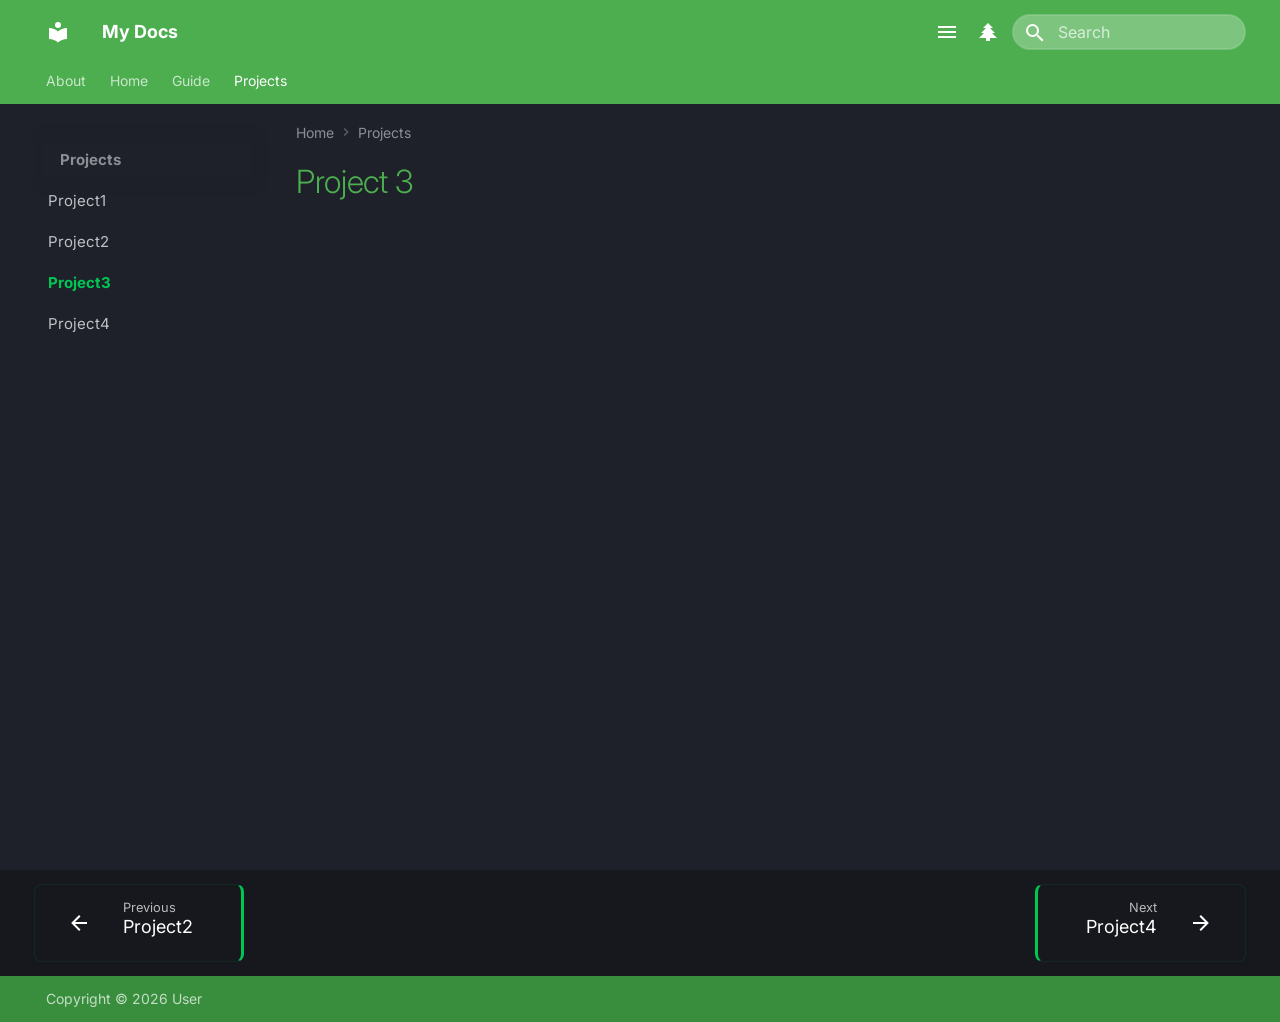
<file: site/projects/project3/index.html>
<!doctype html>
<html lang="en" class="no-js">
  <head>
    
      <meta charset="utf-8">
      <meta name="viewport" content="width=device-width,initial-scale=1">
      
      
      
        <link rel="canonical" href="https://amu-blog.vercel.app/projects/project3/">
      
      
        <link rel="prev" href="../project2/">
      
      
        <link rel="next" href="../project4/">
      
      
        
      
      
      <link rel="icon" href="../../assets/images/favicon.png">
      <meta name="generator" content="mkdocs-1.6.1, mkdocs-material-9.7.1">
    
    
      
        <title>Project3 - My Docs</title>
      
    
    
      <link rel="stylesheet" href="../../assets/stylesheets/main.484c7ddc.min.css">
      
        
        <link rel="stylesheet" href="../../assets/stylesheets/palette.ab4e12ef.min.css">
      
      


    
    
      
    
    
      
        
        
        <link rel="preconnect" href="https://fonts.gstatic.com" crossorigin>
        <link rel="stylesheet" href="https://fonts.googleapis.com/css?family=Inter:300,300i,400,400i,700,700i%7CJetBrains+Mono:400,400i,700,700i&display=fallback">
        <style>:root{--md-text-font:"Inter";--md-code-font:"JetBrains Mono"}</style>
      
    
    
      <link rel="stylesheet" href="../../stylesheets/extra.css">
    
    <script>__md_scope=new URL("../..",location),__md_hash=e=>[...e].reduce(((e,_)=>(e<<5)-e+_.charCodeAt(0)),0),__md_get=(e,_=localStorage,t=__md_scope)=>JSON.parse(_.getItem(t.pathname+"."+e)),__md_set=(e,_,t=localStorage,a=__md_scope)=>{try{t.setItem(a.pathname+"."+e,JSON.stringify(_))}catch(e){}}</script>
    
      

    
    
  <script src="../../assets/javascripts/toggle-sidebar.js"></script></head>
  
  
    
    
      
    
    
    
    
    <body dir="ltr" data-md-color-scheme="slate" data-md-color-primary="green" data-md-color-accent="green">
  
    
    <input class="md-toggle" data-md-toggle="drawer" type="checkbox" id="__drawer" autocomplete="off">
    <input class="md-toggle" data-md-toggle="search" type="checkbox" id="__search" autocomplete="off">
    <label class="md-overlay" for="__drawer"></label>
    <div data-md-component="skip">
      
        
        <a href="#project-3" class="md-skip">
          Skip to content
        </a>
      
    </div>
    <div data-md-component="announce">
      
    </div>
    
    
      

  

<header class="md-header md-header--shadow md-header--lifted" data-md-component="header">
  <nav class="md-header__inner md-grid" aria-label="Header">
    <a href="../.." title="My Docs" class="md-header__button md-logo" aria-label="My Docs" data-md-component="logo">
      
  
  <svg xmlns="http://www.w3.org/2000/svg" viewBox="0 0 24 24"><path d="M12 8a3 3 0 0 0 3-3 3 3 0 0 0-3-3 3 3 0 0 0-3 3 3 3 0 0 0 3 3m0 3.54C9.64 9.35 6.5 8 3 8v11c3.5 0 6.64 1.35 9 3.54 2.36-2.19 5.5-3.54 9-3.54V8c-3.5 0-6.64 1.35-9 3.54"/></svg>

    </a>
    <label class="md-header__button md-icon" for="__drawer">
      
      <svg xmlns="http://www.w3.org/2000/svg" viewBox="0 0 24 24"><path d="M3 6h18v2H3zm0 5h18v2H3zm0 5h18v2H3z"/></svg>
    </label>
    <div class="md-header__title" data-md-component="header-title">
      <div class="md-header__ellipsis">
        <div class="md-header__topic">
          <span class="md-ellipsis">
            My Docs
          </span>
        </div>
        <div class="md-header__topic" data-md-component="header-topic">
          <span class="md-ellipsis">
            
              Project3
            
          </span>
        </div>
      </div>
    </div>
    
      
        <form class="md-header__option" data-md-component="palette">
  
    
    
    
    <input class="md-option" data-md-color-media="" data-md-color-scheme="slate" data-md-color-primary="green" data-md-color-accent="green"  aria-label="Switch to Deep Space"  type="radio" name="__palette" id="__palette_0">
    
      <label class="md-header__button md-icon" title="Switch to Deep Space" for="__palette_1" hidden>
        <svg xmlns="http://www.w3.org/2000/svg" viewBox="0 0 24 24"><path d="M10 21v-3H3l5-5H5l5-5H7l5-5 5 5h-3l5 5h-3l5 5h-7v3z"/></svg>
      </label>
    
  
    
    
    
    <input class="md-option" data-md-color-media="" data-md-color-scheme="slate" data-md-color-primary="deep-purple" data-md-color-accent="deep-purple"  aria-label="Switch to Ocean Night"  type="radio" name="__palette" id="__palette_1">
    
      <label class="md-header__button md-icon" title="Switch to Ocean Night" for="__palette_2" hidden>
        <svg xmlns="http://www.w3.org/2000/svg" viewBox="0 0 24 24"><path d="M12 18c-.89 0-1.74-.2-2.5-.55C11.56 16.5 13 14.42 13 12s-1.44-4.5-3.5-5.45C10.26 6.2 11.11 6 12 6a6 6 0 0 1 6 6 6 6 0 0 1-6 6m8-9.31V4h-4.69L12 .69 8.69 4H4v4.69L.69 12 4 15.31V20h4.69L12 23.31 15.31 20H20v-4.69L23.31 12z"/></svg>
      </label>
    
  
    
    
    
    <input class="md-option" data-md-color-media="" data-md-color-scheme="slate" data-md-color-primary="blue" data-md-color-accent="blue"  aria-label="Switch to Forest"  type="radio" name="__palette" id="__palette_2">
    
      <label class="md-header__button md-icon" title="Switch to Forest" for="__palette_0" hidden>
        <svg xmlns="http://www.w3.org/2000/svg" viewBox="0 0 24 24"><path d="M12 20a6 6 0 0 1-6-6c0-4 6-10.75 6-10.75S18 10 18 14a6 6 0 0 1-6 6"/></svg>
      </label>
    
  
</form>
      
    
    
      <script>var palette=__md_get("__palette");if(palette&&palette.color){if("(prefers-color-scheme)"===palette.color.media){var media=matchMedia("(prefers-color-scheme: light)"),input=document.querySelector(media.matches?"[data-md-color-media='(prefers-color-scheme: light)']":"[data-md-color-media='(prefers-color-scheme: dark)']");palette.color.media=input.getAttribute("data-md-color-media"),palette.color.scheme=input.getAttribute("data-md-color-scheme"),palette.color.primary=input.getAttribute("data-md-color-primary"),palette.color.accent=input.getAttribute("data-md-color-accent")}for(var[key,value]of Object.entries(palette.color))document.body.setAttribute("data-md-color-"+key,value)}</script>
    
    
    
      
      
        <label class="md-header__button md-icon" for="__search">
          
          <svg xmlns="http://www.w3.org/2000/svg" viewBox="0 0 24 24"><path d="M9.5 3A6.5 6.5 0 0 1 16 9.5c0 1.61-.59 3.09-1.56 4.23l.27.27h.79l5 5-1.5 1.5-5-5v-.79l-.27-.27A6.52 6.52 0 0 1 9.5 16 6.5 6.5 0 0 1 3 9.5 6.5 6.5 0 0 1 9.5 3m0 2C7 5 5 7 5 9.5S7 14 9.5 14 14 12 14 9.5 12 5 9.5 5"/></svg>
        </label>
        <div class="md-search" data-md-component="search" role="dialog">
  <label class="md-search__overlay" for="__search"></label>
  <div class="md-search__inner" role="search">
    <form class="md-search__form" name="search">
      <input type="text" class="md-search__input" name="query" aria-label="Search" placeholder="Search" autocapitalize="off" autocorrect="off" autocomplete="off" spellcheck="false" data-md-component="search-query" required>
      <label class="md-search__icon md-icon" for="__search">
        
        <svg xmlns="http://www.w3.org/2000/svg" viewBox="0 0 24 24"><path d="M9.5 3A6.5 6.5 0 0 1 16 9.5c0 1.61-.59 3.09-1.56 4.23l.27.27h.79l5 5-1.5 1.5-5-5v-.79l-.27-.27A6.52 6.52 0 0 1 9.5 16 6.5 6.5 0 0 1 3 9.5 6.5 6.5 0 0 1 9.5 3m0 2C7 5 5 7 5 9.5S7 14 9.5 14 14 12 14 9.5 12 5 9.5 5"/></svg>
        
        <svg xmlns="http://www.w3.org/2000/svg" viewBox="0 0 24 24"><path d="M20 11v2H8l5.5 5.5-1.42 1.42L4.16 12l7.92-7.92L13.5 5.5 8 11z"/></svg>
      </label>
      <nav class="md-search__options" aria-label="Search">
        
        <button type="reset" class="md-search__icon md-icon" title="Clear" aria-label="Clear" tabindex="-1">
          
          <svg xmlns="http://www.w3.org/2000/svg" viewBox="0 0 24 24"><path d="M19 6.41 17.59 5 12 10.59 6.41 5 5 6.41 10.59 12 5 17.59 6.41 19 12 13.41 17.59 19 19 17.59 13.41 12z"/></svg>
        </button>
      </nav>
      
        <div class="md-search__suggest" data-md-component="search-suggest"></div>
      
    </form>
    <div class="md-search__output">
      <div class="md-search__scrollwrap" tabindex="0" data-md-scrollfix>
        <div class="md-search-result" data-md-component="search-result">
          <div class="md-search-result__meta">
            Initializing search
          </div>
          <ol class="md-search-result__list" role="presentation"></ol>
        </div>
      </div>
    </div>
  </div>
</div>
      
    
    
  </nav>
  
    
      
<nav class="md-tabs" aria-label="Tabs" data-md-component="tabs">
  <div class="md-grid">
    <ul class="md-tabs__list">
      
        
  
  
  
  
    <li class="md-tabs__item">
      <a href="../../about/" class="md-tabs__link">
        
  
  
    
  
  About

      </a>
    </li>
  

      
        
  
  
  
  
    <li class="md-tabs__item">
      <a href="../.." class="md-tabs__link">
        
  
  
    
  
  Home

      </a>
    </li>
  

      
        
  
  
  
  
    
    
      <li class="md-tabs__item">
        <a href="../../guide/getting-started/" class="md-tabs__link">
          
  
  
  Guide

        </a>
      </li>
    
  

      
        
  
  
  
    
  
  
    
    
      <li class="md-tabs__item md-tabs__item--active">
        <a href="../project1/" class="md-tabs__link">
          
  
  
  Projects

        </a>
      </li>
    
  

      
    </ul>
  </div>
</nav>
    
  
</header>
    
    <div class="md-container" data-md-component="container">
      
      
        
      
      <main class="md-main" data-md-component="main">
        <div class="md-main__inner md-grid">
          
            
              
              <div class="md-sidebar md-sidebar--primary" data-md-component="sidebar" data-md-type="navigation" >
                <div class="md-sidebar__scrollwrap">
                  <div class="md-sidebar__inner">
                    


  


<nav class="md-nav md-nav--primary md-nav--lifted" aria-label="Navigation" data-md-level="0">
  <label class="md-nav__title" for="__drawer">
    <a href="../.." title="My Docs" class="md-nav__button md-logo" aria-label="My Docs" data-md-component="logo">
      
  
  <svg xmlns="http://www.w3.org/2000/svg" viewBox="0 0 24 24"><path d="M12 8a3 3 0 0 0 3-3 3 3 0 0 0-3-3 3 3 0 0 0-3 3 3 3 0 0 0 3 3m0 3.54C9.64 9.35 6.5 8 3 8v11c3.5 0 6.64 1.35 9 3.54 2.36-2.19 5.5-3.54 9-3.54V8c-3.5 0-6.64 1.35-9 3.54"/></svg>

    </a>
    My Docs
  </label>
  
  <ul class="md-nav__list" data-md-scrollfix>
    
      
      
  
  
  
  
    <li class="md-nav__item">
      <a href="../../about/" class="md-nav__link">
        
  
  
  <span class="md-ellipsis">
    
  
    About
  

    
  </span>
  
  

      </a>
    </li>
  

    
      
      
  
  
  
  
    <li class="md-nav__item">
      <a href="../.." class="md-nav__link">
        
  
  
  <span class="md-ellipsis">
    
  
    Home
  

    
  </span>
  
  

      </a>
    </li>
  

    
      
      
  
  
  
  
    
    
    
    
      
      
    
    
      
        
        
      
    
    <li class="md-nav__item md-nav__item--pruned md-nav__item--nested">
      
        
  
  
  
    <a href="../../guide/getting-started/" class="md-nav__link">
      
  
  
  <span class="md-ellipsis">
    
  
    Guide
  

    
  </span>
  
  

      
        <span class="md-nav__icon md-icon"></span>
      
    </a>
  

      
    </li>
  

    
      
      
  
  
    
  
  
  
    
    
    
    
      
        
        
      
      
    
    
      
    
    <li class="md-nav__item md-nav__item--active md-nav__item--section md-nav__item--nested">
      
        
        
        <input class="md-nav__toggle md-toggle " type="checkbox" id="__nav_4" checked>
        
          
          <label class="md-nav__link" for="__nav_4" id="__nav_4_label" tabindex="">
            
  
  
  <span class="md-ellipsis">
    
  
    Projects
  

    
  </span>
  
  

            <span class="md-nav__icon md-icon"></span>
          </label>
        
        <nav class="md-nav" data-md-level="1" aria-labelledby="__nav_4_label" aria-expanded="true">
          <label class="md-nav__title" for="__nav_4">
            <span class="md-nav__icon md-icon"></span>
            
  
    Projects
  

          </label>
          <ul class="md-nav__list" data-md-scrollfix>
            
              
                
  
  
  
  
    <li class="md-nav__item">
      <a href="../project1/" class="md-nav__link">
        
  
  
  <span class="md-ellipsis">
    
  
    Project1
  

    
  </span>
  
  

      </a>
    </li>
  

              
            
              
                
  
  
  
  
    <li class="md-nav__item">
      <a href="../project2/" class="md-nav__link">
        
  
  
  <span class="md-ellipsis">
    
  
    Project2
  

    
  </span>
  
  

      </a>
    </li>
  

              
            
              
                
  
  
    
  
  
  
    <li class="md-nav__item md-nav__item--active">
      
      <input class="md-nav__toggle md-toggle" type="checkbox" id="__toc">
      
      
        
      
      
      <a href="./" class="md-nav__link md-nav__link--active">
        
  
  
  <span class="md-ellipsis">
    
  
    Project3
  

    
  </span>
  
  

      </a>
      
    </li>
  

              
            
              
                
  
  
  
  
    <li class="md-nav__item">
      <a href="../project4/" class="md-nav__link">
        
  
  
  <span class="md-ellipsis">
    
  
    Project4
  

    
  </span>
  
  

      </a>
    </li>
  

              
            
          </ul>
        </nav>
      
    </li>
  

    
  </ul>
</nav>
                  </div>
                </div>
              </div>
            
            
              
              <div class="md-sidebar md-sidebar--secondary" data-md-component="sidebar" data-md-type="toc" >
                <div class="md-sidebar__scrollwrap">
                  <div class="md-sidebar__inner">
                    

<nav class="md-nav md-nav--secondary" aria-label="Table of contents">
  
  
  
    
  
  
</nav>
                  </div>
                </div>
              </div>
            
          
          
            <div class="md-content" data-md-component="content">
              
                



  


  <nav class="md-path" aria-label="Navigation" >
    <ol class="md-path__list">
      
        
  
  
    <li class="md-path__item">
      <a href="../.." class="md-path__link">
        
  <span class="md-ellipsis">
    Home
  </span>

      </a>
    </li>
  

      
      
        
  
  
    
    
      <li class="md-path__item">
        <a href="../project1/" class="md-path__link">
          
  <span class="md-ellipsis">
    Projects
  </span>

        </a>
      </li>
    
  

      
    </ol>
  </nav>

              
              <article class="md-content__inner md-typeset">
                
                  



<h1 id="project-3">Project 3</h1>












                
              </article>
            </div>
          
          
<script>var target=document.getElementById(location.hash.slice(1));target&&target.name&&(target.checked=target.name.startsWith("__tabbed_"))</script>
        </div>
        
          <button type="button" class="md-top md-icon" data-md-component="top" hidden>
  
  <svg xmlns="http://www.w3.org/2000/svg" viewBox="0 0 24 24"><path d="M13 20h-2V8l-5.5 5.5-1.42-1.42L12 4.16l7.92 7.92-1.42 1.42L13 8z"/></svg>
  Back to top
</button>
        
      </main>
      
        <footer class="md-footer">
  
    
      
      <nav class="md-footer__inner md-grid" aria-label="Footer" >
        
          
          <a href="../project2/" class="md-footer__link md-footer__link--prev" aria-label="Previous: Project2">
            <div class="md-footer__button md-icon">
              
              <svg xmlns="http://www.w3.org/2000/svg" viewBox="0 0 24 24"><path d="M20 11v2H8l5.5 5.5-1.42 1.42L4.16 12l7.92-7.92L13.5 5.5 8 11z"/></svg>
            </div>
            <div class="md-footer__title">
              <span class="md-footer__direction">
                Previous
              </span>
              <div class="md-ellipsis">
                Project2
              </div>
            </div>
          </a>
        
        
          
          <a href="../project4/" class="md-footer__link md-footer__link--next" aria-label="Next: Project4">
            <div class="md-footer__title">
              <span class="md-footer__direction">
                Next
              </span>
              <div class="md-ellipsis">
                Project4
              </div>
            </div>
            <div class="md-footer__button md-icon">
              
              <svg xmlns="http://www.w3.org/2000/svg" viewBox="0 0 24 24"><path d="M4 11v2h12l-5.5 5.5 1.42 1.42L19.84 12l-7.92-7.92L10.5 5.5 16 11z"/></svg>
            </div>
          </a>
        
      </nav>
    
  
  <div class="md-footer-meta md-typeset">
    <div class="md-footer-meta__inner md-grid">
      <div class="md-copyright">
  
    <div class="md-copyright__highlight">
      Copyright &copy; 2026 User
    </div>
  
  
</div>
      
    </div>
  </div>
</footer>
      
    </div>
    <div class="md-dialog" data-md-component="dialog">
      <div class="md-dialog__inner md-typeset"></div>
    </div>
    
      <div class="md-progress" data-md-component="progress" role="progressbar"></div>
    
    
    
      
      
      <script id="__config" type="application/json">{"annotate": null, "base": "../..", "features": ["navigation.path", "navigation.instant", "navigation.instant.prefetch", "navigation.instant.progress", "navigation.tabs", "navigation.tabs.sticky", "navigation.top", "navigation.prune", "navigation.footer", "content.code.annotate", "search.suggest", "search.highlight", "content.code.copy"], "search": "../../assets/javascripts/workers/search.2c215733.min.js", "tags": null, "translations": {"clipboard.copied": "Copied to clipboard", "clipboard.copy": "Copy to clipboard", "search.result.more.one": "1 more on this page", "search.result.more.other": "# more on this page", "search.result.none": "No matching documents", "search.result.one": "1 matching document", "search.result.other": "# matching documents", "search.result.placeholder": "Type to start searching", "search.result.term.missing": "Missing", "select.version": "Select version"}, "version": null}</script>
    
    
      <script src="../../assets/javascripts/bundle.79ae519e.min.js"></script>
      
    
  </body>
</html>
</file>
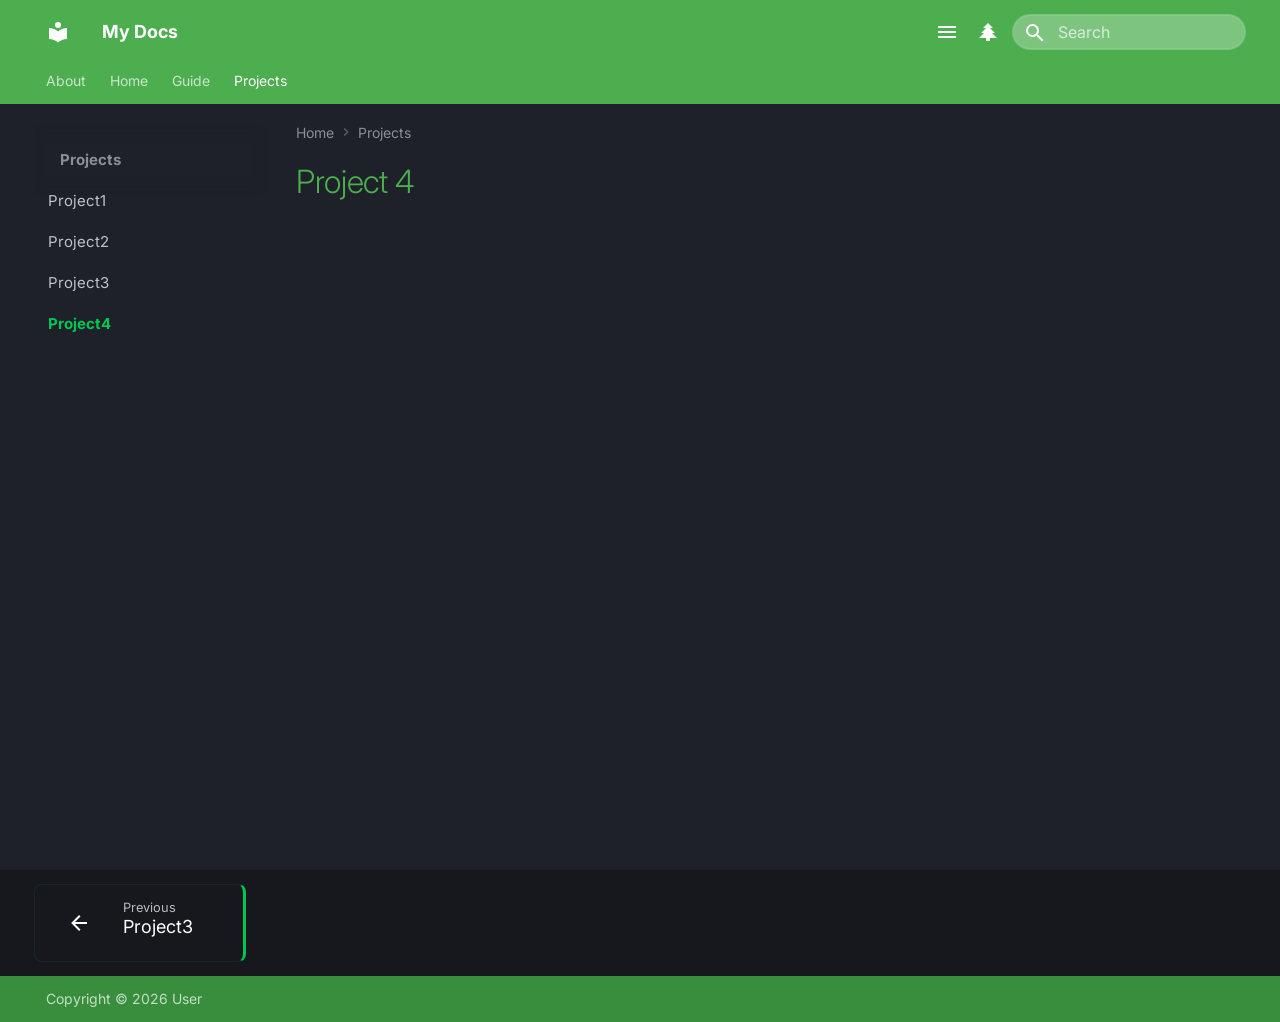
<file: site/projects/project4/index.html>
<!doctype html>
<html lang="en" class="no-js">
  <head>
    
      <meta charset="utf-8">
      <meta name="viewport" content="width=device-width,initial-scale=1">
      
      
      
        <link rel="canonical" href="https://amu-blog.vercel.app/projects/project4/">
      
      
        <link rel="prev" href="../project3/">
      
      
      
        
      
      
      <link rel="icon" href="../../assets/images/favicon.png">
      <meta name="generator" content="mkdocs-1.6.1, mkdocs-material-9.7.1">
    
    
      
        <title>Project4 - My Docs</title>
      
    
    
      <link rel="stylesheet" href="../../assets/stylesheets/main.484c7ddc.min.css">
      
        
        <link rel="stylesheet" href="../../assets/stylesheets/palette.ab4e12ef.min.css">
      
      


    
    
      
    
    
      
        
        
        <link rel="preconnect" href="https://fonts.gstatic.com" crossorigin>
        <link rel="stylesheet" href="https://fonts.googleapis.com/css?family=Inter:300,300i,400,400i,700,700i%7CJetBrains+Mono:400,400i,700,700i&display=fallback">
        <style>:root{--md-text-font:"Inter";--md-code-font:"JetBrains Mono"}</style>
      
    
    
      <link rel="stylesheet" href="../../stylesheets/extra.css">
    
    <script>__md_scope=new URL("../..",location),__md_hash=e=>[...e].reduce(((e,_)=>(e<<5)-e+_.charCodeAt(0)),0),__md_get=(e,_=localStorage,t=__md_scope)=>JSON.parse(_.getItem(t.pathname+"."+e)),__md_set=(e,_,t=localStorage,a=__md_scope)=>{try{t.setItem(a.pathname+"."+e,JSON.stringify(_))}catch(e){}}</script>
    
      

    
    
  <script src="../../assets/javascripts/toggle-sidebar.js"></script></head>
  
  
    
    
      
    
    
    
    
    <body dir="ltr" data-md-color-scheme="slate" data-md-color-primary="green" data-md-color-accent="green">
  
    
    <input class="md-toggle" data-md-toggle="drawer" type="checkbox" id="__drawer" autocomplete="off">
    <input class="md-toggle" data-md-toggle="search" type="checkbox" id="__search" autocomplete="off">
    <label class="md-overlay" for="__drawer"></label>
    <div data-md-component="skip">
      
        
        <a href="#project-4" class="md-skip">
          Skip to content
        </a>
      
    </div>
    <div data-md-component="announce">
      
    </div>
    
    
      

  

<header class="md-header md-header--shadow md-header--lifted" data-md-component="header">
  <nav class="md-header__inner md-grid" aria-label="Header">
    <a href="../.." title="My Docs" class="md-header__button md-logo" aria-label="My Docs" data-md-component="logo">
      
  
  <svg xmlns="http://www.w3.org/2000/svg" viewBox="0 0 24 24"><path d="M12 8a3 3 0 0 0 3-3 3 3 0 0 0-3-3 3 3 0 0 0-3 3 3 3 0 0 0 3 3m0 3.54C9.64 9.35 6.5 8 3 8v11c3.5 0 6.64 1.35 9 3.54 2.36-2.19 5.5-3.54 9-3.54V8c-3.5 0-6.64 1.35-9 3.54"/></svg>

    </a>
    <label class="md-header__button md-icon" for="__drawer">
      
      <svg xmlns="http://www.w3.org/2000/svg" viewBox="0 0 24 24"><path d="M3 6h18v2H3zm0 5h18v2H3zm0 5h18v2H3z"/></svg>
    </label>
    <div class="md-header__title" data-md-component="header-title">
      <div class="md-header__ellipsis">
        <div class="md-header__topic">
          <span class="md-ellipsis">
            My Docs
          </span>
        </div>
        <div class="md-header__topic" data-md-component="header-topic">
          <span class="md-ellipsis">
            
              Project4
            
          </span>
        </div>
      </div>
    </div>
    
      
        <form class="md-header__option" data-md-component="palette">
  
    
    
    
    <input class="md-option" data-md-color-media="" data-md-color-scheme="slate" data-md-color-primary="green" data-md-color-accent="green"  aria-label="Switch to Deep Space"  type="radio" name="__palette" id="__palette_0">
    
      <label class="md-header__button md-icon" title="Switch to Deep Space" for="__palette_1" hidden>
        <svg xmlns="http://www.w3.org/2000/svg" viewBox="0 0 24 24"><path d="M10 21v-3H3l5-5H5l5-5H7l5-5 5 5h-3l5 5h-3l5 5h-7v3z"/></svg>
      </label>
    
  
    
    
    
    <input class="md-option" data-md-color-media="" data-md-color-scheme="slate" data-md-color-primary="deep-purple" data-md-color-accent="deep-purple"  aria-label="Switch to Ocean Night"  type="radio" name="__palette" id="__palette_1">
    
      <label class="md-header__button md-icon" title="Switch to Ocean Night" for="__palette_2" hidden>
        <svg xmlns="http://www.w3.org/2000/svg" viewBox="0 0 24 24"><path d="M12 18c-.89 0-1.74-.2-2.5-.55C11.56 16.5 13 14.42 13 12s-1.44-4.5-3.5-5.45C10.26 6.2 11.11 6 12 6a6 6 0 0 1 6 6 6 6 0 0 1-6 6m8-9.31V4h-4.69L12 .69 8.69 4H4v4.69L.69 12 4 15.31V20h4.69L12 23.31 15.31 20H20v-4.69L23.31 12z"/></svg>
      </label>
    
  
    
    
    
    <input class="md-option" data-md-color-media="" data-md-color-scheme="slate" data-md-color-primary="blue" data-md-color-accent="blue"  aria-label="Switch to Forest"  type="radio" name="__palette" id="__palette_2">
    
      <label class="md-header__button md-icon" title="Switch to Forest" for="__palette_0" hidden>
        <svg xmlns="http://www.w3.org/2000/svg" viewBox="0 0 24 24"><path d="M12 20a6 6 0 0 1-6-6c0-4 6-10.75 6-10.75S18 10 18 14a6 6 0 0 1-6 6"/></svg>
      </label>
    
  
</form>
      
    
    
      <script>var palette=__md_get("__palette");if(palette&&palette.color){if("(prefers-color-scheme)"===palette.color.media){var media=matchMedia("(prefers-color-scheme: light)"),input=document.querySelector(media.matches?"[data-md-color-media='(prefers-color-scheme: light)']":"[data-md-color-media='(prefers-color-scheme: dark)']");palette.color.media=input.getAttribute("data-md-color-media"),palette.color.scheme=input.getAttribute("data-md-color-scheme"),palette.color.primary=input.getAttribute("data-md-color-primary"),palette.color.accent=input.getAttribute("data-md-color-accent")}for(var[key,value]of Object.entries(palette.color))document.body.setAttribute("data-md-color-"+key,value)}</script>
    
    
    
      
      
        <label class="md-header__button md-icon" for="__search">
          
          <svg xmlns="http://www.w3.org/2000/svg" viewBox="0 0 24 24"><path d="M9.5 3A6.5 6.5 0 0 1 16 9.5c0 1.61-.59 3.09-1.56 4.23l.27.27h.79l5 5-1.5 1.5-5-5v-.79l-.27-.27A6.52 6.52 0 0 1 9.5 16 6.5 6.5 0 0 1 3 9.5 6.5 6.5 0 0 1 9.5 3m0 2C7 5 5 7 5 9.5S7 14 9.5 14 14 12 14 9.5 12 5 9.5 5"/></svg>
        </label>
        <div class="md-search" data-md-component="search" role="dialog">
  <label class="md-search__overlay" for="__search"></label>
  <div class="md-search__inner" role="search">
    <form class="md-search__form" name="search">
      <input type="text" class="md-search__input" name="query" aria-label="Search" placeholder="Search" autocapitalize="off" autocorrect="off" autocomplete="off" spellcheck="false" data-md-component="search-query" required>
      <label class="md-search__icon md-icon" for="__search">
        
        <svg xmlns="http://www.w3.org/2000/svg" viewBox="0 0 24 24"><path d="M9.5 3A6.5 6.5 0 0 1 16 9.5c0 1.61-.59 3.09-1.56 4.23l.27.27h.79l5 5-1.5 1.5-5-5v-.79l-.27-.27A6.52 6.52 0 0 1 9.5 16 6.5 6.5 0 0 1 3 9.5 6.5 6.5 0 0 1 9.5 3m0 2C7 5 5 7 5 9.5S7 14 9.5 14 14 12 14 9.5 12 5 9.5 5"/></svg>
        
        <svg xmlns="http://www.w3.org/2000/svg" viewBox="0 0 24 24"><path d="M20 11v2H8l5.5 5.5-1.42 1.42L4.16 12l7.92-7.92L13.5 5.5 8 11z"/></svg>
      </label>
      <nav class="md-search__options" aria-label="Search">
        
        <button type="reset" class="md-search__icon md-icon" title="Clear" aria-label="Clear" tabindex="-1">
          
          <svg xmlns="http://www.w3.org/2000/svg" viewBox="0 0 24 24"><path d="M19 6.41 17.59 5 12 10.59 6.41 5 5 6.41 10.59 12 5 17.59 6.41 19 12 13.41 17.59 19 19 17.59 13.41 12z"/></svg>
        </button>
      </nav>
      
        <div class="md-search__suggest" data-md-component="search-suggest"></div>
      
    </form>
    <div class="md-search__output">
      <div class="md-search__scrollwrap" tabindex="0" data-md-scrollfix>
        <div class="md-search-result" data-md-component="search-result">
          <div class="md-search-result__meta">
            Initializing search
          </div>
          <ol class="md-search-result__list" role="presentation"></ol>
        </div>
      </div>
    </div>
  </div>
</div>
      
    
    
  </nav>
  
    
      
<nav class="md-tabs" aria-label="Tabs" data-md-component="tabs">
  <div class="md-grid">
    <ul class="md-tabs__list">
      
        
  
  
  
  
    <li class="md-tabs__item">
      <a href="../../about/" class="md-tabs__link">
        
  
  
    
  
  About

      </a>
    </li>
  

      
        
  
  
  
  
    <li class="md-tabs__item">
      <a href="../.." class="md-tabs__link">
        
  
  
    
  
  Home

      </a>
    </li>
  

      
        
  
  
  
  
    
    
      <li class="md-tabs__item">
        <a href="../../guide/getting-started/" class="md-tabs__link">
          
  
  
  Guide

        </a>
      </li>
    
  

      
        
  
  
  
    
  
  
    
    
      <li class="md-tabs__item md-tabs__item--active">
        <a href="../project1/" class="md-tabs__link">
          
  
  
  Projects

        </a>
      </li>
    
  

      
    </ul>
  </div>
</nav>
    
  
</header>
    
    <div class="md-container" data-md-component="container">
      
      
        
      
      <main class="md-main" data-md-component="main">
        <div class="md-main__inner md-grid">
          
            
              
              <div class="md-sidebar md-sidebar--primary" data-md-component="sidebar" data-md-type="navigation" >
                <div class="md-sidebar__scrollwrap">
                  <div class="md-sidebar__inner">
                    


  


<nav class="md-nav md-nav--primary md-nav--lifted" aria-label="Navigation" data-md-level="0">
  <label class="md-nav__title" for="__drawer">
    <a href="../.." title="My Docs" class="md-nav__button md-logo" aria-label="My Docs" data-md-component="logo">
      
  
  <svg xmlns="http://www.w3.org/2000/svg" viewBox="0 0 24 24"><path d="M12 8a3 3 0 0 0 3-3 3 3 0 0 0-3-3 3 3 0 0 0-3 3 3 3 0 0 0 3 3m0 3.54C9.64 9.35 6.5 8 3 8v11c3.5 0 6.64 1.35 9 3.54 2.36-2.19 5.5-3.54 9-3.54V8c-3.5 0-6.64 1.35-9 3.54"/></svg>

    </a>
    My Docs
  </label>
  
  <ul class="md-nav__list" data-md-scrollfix>
    
      
      
  
  
  
  
    <li class="md-nav__item">
      <a href="../../about/" class="md-nav__link">
        
  
  
  <span class="md-ellipsis">
    
  
    About
  

    
  </span>
  
  

      </a>
    </li>
  

    
      
      
  
  
  
  
    <li class="md-nav__item">
      <a href="../.." class="md-nav__link">
        
  
  
  <span class="md-ellipsis">
    
  
    Home
  

    
  </span>
  
  

      </a>
    </li>
  

    
      
      
  
  
  
  
    
    
    
    
      
      
    
    
      
        
        
      
    
    <li class="md-nav__item md-nav__item--pruned md-nav__item--nested">
      
        
  
  
  
    <a href="../../guide/getting-started/" class="md-nav__link">
      
  
  
  <span class="md-ellipsis">
    
  
    Guide
  

    
  </span>
  
  

      
        <span class="md-nav__icon md-icon"></span>
      
    </a>
  

      
    </li>
  

    
      
      
  
  
    
  
  
  
    
    
    
    
      
        
        
      
      
    
    
      
    
    <li class="md-nav__item md-nav__item--active md-nav__item--section md-nav__item--nested">
      
        
        
        <input class="md-nav__toggle md-toggle " type="checkbox" id="__nav_4" checked>
        
          
          <label class="md-nav__link" for="__nav_4" id="__nav_4_label" tabindex="">
            
  
  
  <span class="md-ellipsis">
    
  
    Projects
  

    
  </span>
  
  

            <span class="md-nav__icon md-icon"></span>
          </label>
        
        <nav class="md-nav" data-md-level="1" aria-labelledby="__nav_4_label" aria-expanded="true">
          <label class="md-nav__title" for="__nav_4">
            <span class="md-nav__icon md-icon"></span>
            
  
    Projects
  

          </label>
          <ul class="md-nav__list" data-md-scrollfix>
            
              
                
  
  
  
  
    <li class="md-nav__item">
      <a href="../project1/" class="md-nav__link">
        
  
  
  <span class="md-ellipsis">
    
  
    Project1
  

    
  </span>
  
  

      </a>
    </li>
  

              
            
              
                
  
  
  
  
    <li class="md-nav__item">
      <a href="../project2/" class="md-nav__link">
        
  
  
  <span class="md-ellipsis">
    
  
    Project2
  

    
  </span>
  
  

      </a>
    </li>
  

              
            
              
                
  
  
  
  
    <li class="md-nav__item">
      <a href="../project3/" class="md-nav__link">
        
  
  
  <span class="md-ellipsis">
    
  
    Project3
  

    
  </span>
  
  

      </a>
    </li>
  

              
            
              
                
  
  
    
  
  
  
    <li class="md-nav__item md-nav__item--active">
      
      <input class="md-nav__toggle md-toggle" type="checkbox" id="__toc">
      
      
        
      
      
      <a href="./" class="md-nav__link md-nav__link--active">
        
  
  
  <span class="md-ellipsis">
    
  
    Project4
  

    
  </span>
  
  

      </a>
      
    </li>
  

              
            
          </ul>
        </nav>
      
    </li>
  

    
  </ul>
</nav>
                  </div>
                </div>
              </div>
            
            
              
              <div class="md-sidebar md-sidebar--secondary" data-md-component="sidebar" data-md-type="toc" >
                <div class="md-sidebar__scrollwrap">
                  <div class="md-sidebar__inner">
                    

<nav class="md-nav md-nav--secondary" aria-label="Table of contents">
  
  
  
    
  
  
</nav>
                  </div>
                </div>
              </div>
            
          
          
            <div class="md-content" data-md-component="content">
              
                



  


  <nav class="md-path" aria-label="Navigation" >
    <ol class="md-path__list">
      
        
  
  
    <li class="md-path__item">
      <a href="../.." class="md-path__link">
        
  <span class="md-ellipsis">
    Home
  </span>

      </a>
    </li>
  

      
      
        
  
  
    
    
      <li class="md-path__item">
        <a href="../project1/" class="md-path__link">
          
  <span class="md-ellipsis">
    Projects
  </span>

        </a>
      </li>
    
  

      
    </ol>
  </nav>

              
              <article class="md-content__inner md-typeset">
                
                  



<h1 id="project-4">Project 4</h1>












                
              </article>
            </div>
          
          
<script>var target=document.getElementById(location.hash.slice(1));target&&target.name&&(target.checked=target.name.startsWith("__tabbed_"))</script>
        </div>
        
          <button type="button" class="md-top md-icon" data-md-component="top" hidden>
  
  <svg xmlns="http://www.w3.org/2000/svg" viewBox="0 0 24 24"><path d="M13 20h-2V8l-5.5 5.5-1.42-1.42L12 4.16l7.92 7.92-1.42 1.42L13 8z"/></svg>
  Back to top
</button>
        
      </main>
      
        <footer class="md-footer">
  
    
      
      <nav class="md-footer__inner md-grid" aria-label="Footer" >
        
          
          <a href="../project3/" class="md-footer__link md-footer__link--prev" aria-label="Previous: Project3">
            <div class="md-footer__button md-icon">
              
              <svg xmlns="http://www.w3.org/2000/svg" viewBox="0 0 24 24"><path d="M20 11v2H8l5.5 5.5-1.42 1.42L4.16 12l7.92-7.92L13.5 5.5 8 11z"/></svg>
            </div>
            <div class="md-footer__title">
              <span class="md-footer__direction">
                Previous
              </span>
              <div class="md-ellipsis">
                Project3
              </div>
            </div>
          </a>
        
        
      </nav>
    
  
  <div class="md-footer-meta md-typeset">
    <div class="md-footer-meta__inner md-grid">
      <div class="md-copyright">
  
    <div class="md-copyright__highlight">
      Copyright &copy; 2026 User
    </div>
  
  
</div>
      
    </div>
  </div>
</footer>
      
    </div>
    <div class="md-dialog" data-md-component="dialog">
      <div class="md-dialog__inner md-typeset"></div>
    </div>
    
      <div class="md-progress" data-md-component="progress" role="progressbar"></div>
    
    
    
      
      
      <script id="__config" type="application/json">{"annotate": null, "base": "../..", "features": ["navigation.path", "navigation.instant", "navigation.instant.prefetch", "navigation.instant.progress", "navigation.tabs", "navigation.tabs.sticky", "navigation.top", "navigation.prune", "navigation.footer", "content.code.annotate", "search.suggest", "search.highlight", "content.code.copy"], "search": "../../assets/javascripts/workers/search.2c215733.min.js", "tags": null, "translations": {"clipboard.copied": "Copied to clipboard", "clipboard.copy": "Copy to clipboard", "search.result.more.one": "1 more on this page", "search.result.more.other": "# more on this page", "search.result.none": "No matching documents", "search.result.one": "1 matching document", "search.result.other": "# matching documents", "search.result.placeholder": "Type to start searching", "search.result.term.missing": "Missing", "select.version": "Select version"}, "version": null}</script>
    
    
      <script src="../../assets/javascripts/bundle.79ae519e.min.js"></script>
      
    
  </body>
</html>
</file>
<file: site/stylesheets/extra.css>
/* --- 0. LAYOUT & HEADER FIXES --- */
:root {
  /* Set to 6.5rem to clear both title and tab bars */
  --md-header-height: 6.5rem; 
}

/* Fixes both sidebars sliding behind the header */
.md-sidebar {
  top: var(--md-header-height) !important;
  height: calc(100vh - var(--md-header-height)) !important;
  position: sticky !important;
}

/* Add breathing room to the main content */
.md-main__inner {
  margin-top: 1.5rem;
}

/* --- 1. TYPOGRAPHY & COLORS --- */
h1, h2, h3, h4 {
  color: var(--md-primary-fg-color) !important;
  font-weight: 300;
  letter-spacing: -0.01em;
}

.md-typeset a {
  color: var(--md-accent-fg-color) !important;
  text-decoration: underline;
}

/* --- 2. HEADER & SEARCH --- */
.md-header { height: 3.5rem; }
.md-header__inner { padding-top: 0.4rem; }

.md-search__input, .md-search__form {
  background-color: rgba(255, 255, 255, 0.15) !important;
  border-radius: 20px !important;
  transition: all 0.3s ease;
  border: 1px solid rgba(255, 255, 255, 0.1) !important;
}

/* --- 3. UNIFIED SIDEBAR (LEFT & RIGHT) --- */

/* Removes all nested lines and standardized padding */
.md-sidebar__inner {
  margin-top: 1rem !important;
  padding: 0 0.5rem !important;
}

/* Removes those vertical lines and folder indentations */
.md-nav__list, .md-nav__item {
  border-left: none !important;
  margin-left: 0 !important;
  padding-left: 0 !important;
}

/* Styling for the Navigation links (Left) and TOC links (Right) */
.md-nav__link {
  font-size: 0.75rem !important;
  padding: 0.3rem 0.8rem !important;
  display: block;
  transition: color 0.2s ease;
}

/* Active state color matching your theme */
.md-nav__link--active {
  color: var(--md-accent-fg-color) !important;
  font-weight: 700 !important;
}

/* Sidebar Title styling (e.g. 'Projects' or 'Table of Contents') */
.md-nav__title, .md-sidebar--secondary .md-nav__title {
  font-size: 0.8rem !important;
  font-weight: 700 !important;
  margin-bottom: 0.8rem !important;
  color: var(--md-typeset-color) !important;
  opacity: 0.6;
}

/* --- 4. SLIM FOOTER CARDS --- */
.md-footer__link {
  padding: 0.5rem 1rem;
  border: 1px solid var(--md-accent-fg-color--transparent);
  border-radius: 8px;
  display: inline-flex;
  align-items: center;
  text-decoration: none !important;
  margin: 0.5rem 0;
  max-width: 45%;
}

.md-footer__link--next { border-left: 3px solid var(--md-accent-fg-color); float: right; }
.md-footer__link--prev { border-right: 3px solid var(--md-accent-fg-color); float: left; }

.md-footer-nav__direction { font-size: 0.55rem; }
.md-footer-nav__title { font-size: 0.75rem; color: var(--md-accent-fg-color) !important; font-weight: 700; }

.md-footer-nav { overflow: hidden; padding: 1rem 0; }

/* --- 5. SCROLLBAR & META --- */
.md-footer-meta { background-color: var(--md-primary-fg-color--dark); }
.md-copyright { font-size: 0.7rem; color: rgba(255,255,255,0.6); }

::-webkit-scrollbar { width: 6px; }
::-webkit-scrollbar-thumb {
  background-color: var(--md-primary-fg-color--transparent);
  border-radius: 10px;
}

/* --- Custom 404 Page Styling --- */
[data-md-content-id="404"] .md-content__inner {
  text-align: center;
  padding-top: 5rem;
}

[data-md-content-id="404"] h1 {
  font-size: 3rem;
  margin-bottom: 1rem;
}

[data-md-content-id="404"] .md-button {
  margin-top: 2rem;
  border-radius: 20px;
}
</file>
<file: site/assets/stylesheets/main.484c7ddc.min.css>
@charset "UTF-8";html{-webkit-text-size-adjust:none;-moz-text-size-adjust:none;text-size-adjust:none;box-sizing:border-box}*,:after,:before{box-sizing:inherit}@media (prefers-reduced-motion){*,:after,:before{transition:none!important}}body{margin:0}a,button,input,label{-webkit-tap-highlight-color:transparent}a{color:inherit;text-decoration:none}hr{border:0;box-sizing:initial;display:block;height:.05rem;overflow:visible;padding:0}small{font-size:80%}sub,sup{line-height:1em}img{border-style:none}table{border-collapse:initial;border-spacing:0}td,th{font-weight:400;vertical-align:top}button{background:#0000;border:0;font-family:inherit;font-size:inherit;margin:0;padding:0}input{border:0;outline:none}:root{--md-primary-fg-color:#4051b5;--md-primary-fg-color--light:#5d6cc0;--md-primary-fg-color--dark:#303fa1;--md-primary-bg-color:#fff;--md-primary-bg-color--light:#ffffffb3;--md-accent-fg-color:#526cfe;--md-accent-fg-color--transparent:#526cfe1a;--md-accent-bg-color:#fff;--md-accent-bg-color--light:#ffffffb3}[data-md-color-scheme=default]{color-scheme:light}[data-md-color-scheme=default] img[src$="#gh-dark-mode-only"],[data-md-color-scheme=default] img[src$="#only-dark"]{display:none}:root,[data-md-color-scheme=default]{--md-hue:225deg;--md-default-fg-color:#000000de;--md-default-fg-color--light:#0000008a;--md-default-fg-color--lighter:#00000052;--md-default-fg-color--lightest:#00000012;--md-default-bg-color:#fff;--md-default-bg-color--light:#ffffffb3;--md-default-bg-color--lighter:#ffffff4d;--md-default-bg-color--lightest:#ffffff1f;--md-code-fg-color:#36464e;--md-code-bg-color:#f5f5f5;--md-code-bg-color--light:#f5f5f5b3;--md-code-bg-color--lighter:#f5f5f54d;--md-code-hl-color:#4287ff;--md-code-hl-color--light:#4287ff1a;--md-code-hl-number-color:#d52a2a;--md-code-hl-special-color:#db1457;--md-code-hl-function-color:#a846b9;--md-code-hl-constant-color:#6e59d9;--md-code-hl-keyword-color:#3f6ec6;--md-code-hl-string-color:#1c7d4d;--md-code-hl-name-color:var(--md-code-fg-color);--md-code-hl-operator-color:var(--md-default-fg-color--light);--md-code-hl-punctuation-color:var(--md-default-fg-color--light);--md-code-hl-comment-color:var(--md-default-fg-color--light);--md-code-hl-generic-color:var(--md-default-fg-color--light);--md-code-hl-variable-color:var(--md-default-fg-color--light);--md-typeset-color:var(--md-default-fg-color);--md-typeset-a-color:var(--md-primary-fg-color);--md-typeset-del-color:#f5503d26;--md-typeset-ins-color:#0bd57026;--md-typeset-kbd-color:#fafafa;--md-typeset-kbd-accent-color:#fff;--md-typeset-kbd-border-color:#b8b8b8;--md-typeset-mark-color:#ffff0080;--md-typeset-table-color:#0000001f;--md-typeset-table-color--light:rgba(0,0,0,.035);--md-admonition-fg-color:var(--md-default-fg-color);--md-admonition-bg-color:var(--md-default-bg-color);--md-warning-fg-color:#000000de;--md-warning-bg-color:#ff9;--md-footer-fg-color:#fff;--md-footer-fg-color--light:#ffffffb3;--md-footer-fg-color--lighter:#ffffff73;--md-footer-bg-color:#000000de;--md-footer-bg-color--dark:#00000052;--md-shadow-z1:0 0.2rem 0.5rem #0000000d,0 0 0.05rem #0000001a;--md-shadow-z2:0 0.2rem 0.5rem #0000001a,0 0 0.05rem #00000040;--md-shadow-z3:0 0.2rem 0.5rem #0003,0 0 0.05rem #00000059}.md-icon svg{fill:currentcolor;display:block;height:1.2rem;width:1.2rem}body{-webkit-font-smoothing:antialiased;-moz-osx-font-smoothing:grayscale;--md-text-font-family:var(--md-text-font,_),-apple-system,BlinkMacSystemFont,Helvetica,Arial,sans-serif;--md-code-font-family:var(--md-code-font,_),SFMono-Regular,Consolas,Menlo,monospace}aside,body,input{font-feature-settings:"kern","liga";color:var(--md-typeset-color);font-family:var(--md-text-font-family)}code,kbd,pre{font-feature-settings:"kern";font-family:var(--md-code-font-family)}:root{--md-typeset-table-sort-icon:url('data:image/svg+xml;charset=utf-8,<svg xmlns="http://www.w3.org/2000/svg" viewBox="0 0 24 24"><path d="m18 21-4-4h3V7h-3l4-4 4 4h-3v10h3M2 19v-2h10v2M2 13v-2h7v2M2 7V5h4v2z"/></svg>');--md-typeset-table-sort-icon--asc:url('data:image/svg+xml;charset=utf-8,<svg xmlns="http://www.w3.org/2000/svg" viewBox="0 0 24 24"><path d="M19 17h3l-4 4-4-4h3V3h2M2 17h10v2H2M6 5v2H2V5m0 6h7v2H2z"/></svg>');--md-typeset-table-sort-icon--desc:url('data:image/svg+xml;charset=utf-8,<svg xmlns="http://www.w3.org/2000/svg" viewBox="0 0 24 24"><path d="M19 7h3l-4-4-4 4h3v14h2M2 17h10v2H2M6 5v2H2V5m0 6h7v2H2z"/></svg>')}.md-typeset{-webkit-print-color-adjust:exact;color-adjust:exact;font-size:.8rem;line-height:1.6;overflow-wrap:break-word}@media print{.md-typeset{font-size:.68rem}}.md-typeset blockquote,.md-typeset dl,.md-typeset figure,.md-typeset ol,.md-typeset pre,.md-typeset ul{margin-bottom:1em;margin-top:1em}.md-typeset h1{color:var(--md-default-fg-color--light);font-size:2em;line-height:1.3;margin:0 0 1.25em}.md-typeset h1,.md-typeset h2{font-weight:300;letter-spacing:-.01em}.md-typeset h2{font-size:1.5625em;line-height:1.4;margin:1.6em 0 .64em}.md-typeset h3{font-size:1.25em;font-weight:400;letter-spacing:-.01em;line-height:1.5;margin:1.6em 0 .8em}.md-typeset h2+h3{margin-top:.8em}.md-typeset h4{font-weight:700;letter-spacing:-.01em;margin:1em 0}.md-typeset h5,.md-typeset h6{color:var(--md-default-fg-color--light);font-size:.8em;font-weight:700;letter-spacing:-.01em;margin:1.25em 0}.md-typeset h5{text-transform:uppercase}.md-typeset h5 code{text-transform:none}.md-typeset hr{border-bottom:.05rem solid var(--md-default-fg-color--lightest);display:flow-root;margin:1.5em 0}.md-typeset a{color:var(--md-typeset-a-color);word-break:break-word}.md-typeset a,.md-typeset a:before{transition:color 125ms}.md-typeset a:focus,.md-typeset a:hover{color:var(--md-accent-fg-color)}.md-typeset a:focus code,.md-typeset a:hover code{background-color:var(--md-accent-fg-color--transparent);color:var(--md-accent-fg-color)}.md-typeset a code{color:var(--md-typeset-a-color)}.md-typeset a.focus-visible{outline-color:var(--md-accent-fg-color);outline-offset:.2rem}.md-typeset code,.md-typeset kbd,.md-typeset pre{color:var(--md-code-fg-color);direction:ltr;font-variant-ligatures:none;transition:background-color 125ms}@media print{.md-typeset code,.md-typeset kbd,.md-typeset pre{white-space:pre-wrap}}.md-typeset code{background-color:var(--md-code-bg-color);border-radius:.1rem;-webkit-box-decoration-break:clone;box-decoration-break:clone;font-size:.85em;padding:0 .2941176471em;transition:color 125ms,background-color 125ms;word-break:break-word}.md-typeset code:not(.focus-visible){-webkit-tap-highlight-color:transparent;outline:none}.md-typeset pre{display:flow-root;line-height:1.4;position:relative}.md-typeset pre>code{-webkit-box-decoration-break:slice;box-decoration-break:slice;box-shadow:none;display:block;margin:0;outline-color:var(--md-accent-fg-color);overflow:auto;padding:.7720588235em 1.1764705882em;scrollbar-color:var(--md-default-fg-color--lighter) #0000;scrollbar-width:thin;touch-action:auto;word-break:normal}.md-typeset pre>code:hover{scrollbar-color:var(--md-accent-fg-color) #0000}.md-typeset pre>code::-webkit-scrollbar{height:.2rem;width:.2rem}.md-typeset pre>code::-webkit-scrollbar-thumb{background-color:var(--md-default-fg-color--lighter)}.md-typeset pre>code::-webkit-scrollbar-thumb:hover{background-color:var(--md-accent-fg-color)}.md-typeset kbd{background-color:var(--md-typeset-kbd-color);border-radius:.1rem;box-shadow:0 .1rem 0 .05rem var(--md-typeset-kbd-border-color),0 .1rem 0 var(--md-typeset-kbd-border-color),0 -.1rem .2rem var(--md-typeset-kbd-accent-color) inset;color:var(--md-default-fg-color);display:inline-block;font-size:.75em;padding:0 .6666666667em;vertical-align:text-top;word-break:break-word}.md-typeset mark{background-color:var(--md-typeset-mark-color);-webkit-box-decoration-break:clone;box-decoration-break:clone;color:inherit;word-break:break-word}.md-typeset abbr{cursor:help;text-decoration:none}.md-typeset [data-preview],.md-typeset abbr{border-bottom:.05rem dotted var(--md-default-fg-color--light)}.md-typeset small{opacity:.75}[dir=ltr] .md-typeset sub,[dir=ltr] .md-typeset sup{margin-left:.078125em}[dir=rtl] .md-typeset sub,[dir=rtl] .md-typeset sup{margin-right:.078125em}[dir=ltr] .md-typeset blockquote{padding-left:.6rem}[dir=rtl] .md-typeset blockquote{padding-right:.6rem}[dir=ltr] .md-typeset blockquote{border-left:.2rem solid var(--md-default-fg-color--lighter)}[dir=rtl] .md-typeset blockquote{border-right:.2rem solid var(--md-default-fg-color--lighter)}.md-typeset blockquote{color:var(--md-default-fg-color--light);margin-left:0;margin-right:0}.md-typeset ul{list-style-type:disc}.md-typeset ul[type]{list-style-type:revert-layer}[dir=ltr] .md-typeset ol,[dir=ltr] .md-typeset ul{margin-left:.625em}[dir=rtl] .md-typeset ol,[dir=rtl] .md-typeset ul{margin-right:.625em}.md-typeset ol,.md-typeset ul{padding:0}.md-typeset ol:not([hidden]),.md-typeset ul:not([hidden]){display:flow-root}.md-typeset ol ol,.md-typeset ul ol{list-style-type:lower-alpha}.md-typeset ol ol ol,.md-typeset ul ol ol{list-style-type:lower-roman}.md-typeset ol ol ol ol,.md-typeset ul ol ol ol{list-style-type:upper-alpha}.md-typeset ol ol ol ol ol,.md-typeset ul ol ol ol ol{list-style-type:upper-roman}.md-typeset ol[type],.md-typeset ul[type]{list-style-type:revert-layer}[dir=ltr] .md-typeset ol li,[dir=ltr] .md-typeset ul li{margin-left:1.25em}[dir=rtl] .md-typeset ol li,[dir=rtl] .md-typeset ul li{margin-right:1.25em}.md-typeset ol li,.md-typeset ul li{margin-bottom:.5em}.md-typeset ol li blockquote,.md-typeset ol li p,.md-typeset ul li blockquote,.md-typeset ul li p{margin:.5em 0}.md-typeset ol li:last-child,.md-typeset ul li:last-child{margin-bottom:0}[dir=ltr] .md-typeset ol li ol,[dir=ltr] .md-typeset ol li ul,[dir=ltr] .md-typeset ul li ol,[dir=ltr] .md-typeset ul li ul{margin-left:.625em}[dir=rtl] .md-typeset ol li ol,[dir=rtl] .md-typeset ol li ul,[dir=rtl] .md-typeset ul li ol,[dir=rtl] .md-typeset ul li ul{margin-right:.625em}.md-typeset ol li ol,.md-typeset ol li ul,.md-typeset ul li ol,.md-typeset ul li ul{margin-bottom:.5em;margin-top:.5em}[dir=ltr] .md-typeset dd{margin-left:1.875em}[dir=rtl] .md-typeset dd{margin-right:1.875em}.md-typeset dd{margin-bottom:1.5em;margin-top:1em}.md-typeset img,.md-typeset svg,.md-typeset video{height:auto;max-width:100%}.md-typeset img[align=left]{margin:1em 1em 1em 0}.md-typeset img[align=right]{margin:1em 0 1em 1em}.md-typeset img[align]:only-child{margin-top:0}.md-typeset figure{display:flow-root;margin:1em auto;max-width:100%;text-align:center;width:fit-content}.md-typeset figure img{display:block;margin:0 auto}.md-typeset figcaption{font-style:italic;margin:1em auto;max-width:24rem}.md-typeset iframe{max-width:100%}.md-typeset table:not([class]){background-color:var(--md-default-bg-color);border:.05rem solid var(--md-typeset-table-color);border-radius:.1rem;display:inline-block;font-size:.64rem;max-width:100%;overflow:auto;touch-action:auto}@media print{.md-typeset table:not([class]){display:table}}.md-typeset table:not([class])+*{margin-top:1.5em}.md-typeset table:not([class]) td>:first-child,.md-typeset table:not([class]) th>:first-child{margin-top:0}.md-typeset table:not([class]) td>:last-child,.md-typeset table:not([class]) th>:last-child{margin-bottom:0}.md-typeset table:not([class]) td:not([align]),.md-typeset table:not([class]) th:not([align]){text-align:left}[dir=rtl] .md-typeset table:not([class]) td:not([align]),[dir=rtl] .md-typeset table:not([class]) th:not([align]){text-align:right}.md-typeset table:not([class]) th{font-weight:700;min-width:5rem;padding:.9375em 1.25em;vertical-align:top}.md-typeset table:not([class]) td{border-top:.05rem solid var(--md-typeset-table-color);padding:.9375em 1.25em;vertical-align:top}.md-typeset table:not([class]) tbody tr{transition:background-color 125ms}.md-typeset table:not([class]) tbody tr:hover{background-color:var(--md-typeset-table-color--light);box-shadow:0 .05rem 0 var(--md-default-bg-color) inset}.md-typeset table:not([class]) a{word-break:normal}.md-typeset table th[role=columnheader]{cursor:pointer}[dir=ltr] .md-typeset table th[role=columnheader]:after{margin-left:.5em}[dir=rtl] .md-typeset table th[role=columnheader]:after{margin-right:.5em}.md-typeset table th[role=columnheader]:after{content:"";display:inline-block;height:1.2em;-webkit-mask-image:var(--md-typeset-table-sort-icon);mask-image:var(--md-typeset-table-sort-icon);-webkit-mask-repeat:no-repeat;mask-repeat:no-repeat;-webkit-mask-size:contain;mask-size:contain;transition:background-color 125ms;vertical-align:text-bottom;width:1.2em}.md-typeset table th[role=columnheader]:hover:after{background-color:var(--md-default-fg-color--lighter)}.md-typeset table th[role=columnheader][aria-sort=ascending]:after{background-color:var(--md-default-fg-color--light);-webkit-mask-image:var(--md-typeset-table-sort-icon--asc);mask-image:var(--md-typeset-table-sort-icon--asc)}.md-typeset table th[role=columnheader][aria-sort=descending]:after{background-color:var(--md-default-fg-color--light);-webkit-mask-image:var(--md-typeset-table-sort-icon--desc);mask-image:var(--md-typeset-table-sort-icon--desc)}.md-typeset__scrollwrap{margin:1em -.8rem;overflow-x:auto;touch-action:auto}.md-typeset__table{display:inline-block;margin-bottom:.5em;padding:0 .8rem}@media print{.md-typeset__table{display:block}}html .md-typeset__table table{display:table;margin:0;overflow:hidden;width:100%}@media screen and (max-width:44.984375em){.md-content__inner>pre{margin:1em -.8rem}.md-content__inner>pre code{border-radius:0}}.md-typeset .md-author{border-radius:100%;display:block;flex-shrink:0;height:1.6rem;overflow:hidden;position:relative;transition:color 125ms,transform 125ms;width:1.6rem}.md-typeset .md-author img{display:block}.md-typeset .md-author--more{background:var(--md-default-fg-color--lightest);color:var(--md-default-fg-color--lighter);font-size:.6rem;font-weight:700;line-height:1.6rem;text-align:center}.md-typeset .md-author--long{height:2.4rem;width:2.4rem}.md-typeset a.md-author{transform:scale(1)}.md-typeset a.md-author img{border-radius:100%;filter:grayscale(100%) opacity(75%);transition:filter 125ms}.md-typeset a.md-author:focus,.md-typeset a.md-author:hover{transform:scale(1.1);z-index:1}.md-typeset a.md-author:focus img,.md-typeset a.md-author:hover img{filter:grayscale(0)}.md-banner{background-color:var(--md-footer-bg-color);color:var(--md-footer-fg-color);overflow:auto}@media print{.md-banner{display:none}}.md-banner--warning{background-color:var(--md-warning-bg-color);color:var(--md-warning-fg-color)}.md-banner__inner{font-size:.7rem;margin:.6rem auto;padding:0 .8rem}[dir=ltr] .md-banner__button{float:right}[dir=rtl] .md-banner__button{float:left}.md-banner__button{color:inherit;cursor:pointer;transition:opacity .25s}.no-js .md-banner__button{display:none}.md-banner__button:hover{opacity:.7}html{font-size:125%;height:100%;overflow-x:hidden}@media screen and (min-width:100em){html{font-size:137.5%}}@media screen and (min-width:125em){html{font-size:150%}}body{background-color:var(--md-default-bg-color);display:flex;flex-direction:column;font-size:.5rem;min-height:100%;position:relative;width:100%}@media print{body{display:block}}@media screen and (max-width:59.984375em){body[data-md-scrolllock]{position:fixed}}.md-grid{margin-left:auto;margin-right:auto;max-width:61rem}.md-container{display:flex;flex-direction:column;flex-grow:1}@media print{.md-container{display:block}}.md-main{flex-grow:1}.md-main__inner{display:flex;height:100%;margin-top:1.5rem}.md-ellipsis{overflow:hidden;text-overflow:ellipsis}.md-toggle{display:none}.md-option{height:0;opacity:0;position:absolute;width:0}.md-option:checked+label:not([hidden]){display:block}.md-option.focus-visible+label{outline-color:var(--md-accent-fg-color);outline-style:auto}.md-skip{background-color:var(--md-default-fg-color);border-radius:.1rem;color:var(--md-default-bg-color);font-size:.64rem;margin:.5rem;opacity:0;outline-color:var(--md-accent-fg-color);padding:.3rem .5rem;position:fixed;transform:translateY(.4rem);z-index:-1}.md-skip:focus{opacity:1;transform:translateY(0);transition:transform .25s cubic-bezier(.4,0,.2,1),opacity 175ms 75ms;z-index:10}@page{margin:25mm}:root{--md-clipboard-icon:url('data:image/svg+xml;charset=utf-8,<svg xmlns="http://www.w3.org/2000/svg" viewBox="0 0 24 24"><path d="M19 21H8V7h11m0-2H8a2 2 0 0 0-2 2v14a2 2 0 0 0 2 2h11a2 2 0 0 0 2-2V7a2 2 0 0 0-2-2m-3-4H4a2 2 0 0 0-2 2v14h2V3h12z"/></svg>')}.md-clipboard{border-radius:.1rem;color:var(--md-default-fg-color--lightest);cursor:pointer;height:1.5em;outline-color:var(--md-accent-fg-color);outline-offset:.1rem;transition:color .25s;width:1.5em;z-index:1}@media print{.md-clipboard{display:none}}.md-clipboard:not(.focus-visible){-webkit-tap-highlight-color:transparent;outline:none}:hover>.md-clipboard{color:var(--md-default-fg-color--light)}.md-clipboard:focus,.md-clipboard:hover{color:var(--md-accent-fg-color)}.md-clipboard:after{background-color:currentcolor;content:"";display:block;height:1.125em;margin:0 auto;-webkit-mask-image:var(--md-clipboard-icon);mask-image:var(--md-clipboard-icon);-webkit-mask-position:center;mask-position:center;-webkit-mask-repeat:no-repeat;mask-repeat:no-repeat;-webkit-mask-size:contain;mask-size:contain;width:1.125em}.md-clipboard--inline{cursor:pointer}.md-clipboard--inline code{transition:color .25s,background-color .25s}.md-clipboard--inline:focus code,.md-clipboard--inline:hover code{background-color:var(--md-accent-fg-color--transparent);color:var(--md-accent-fg-color)}:root{--md-code-select-icon:url('data:image/svg+xml;charset=utf-8,<svg xmlns="http://www.w3.org/2000/svg" viewBox="0 0 24 24"><path d="M19 19h-4v2h4c1.1 0 2-.9 2-2v-4h-2m0-12h-4v2h4v4h2V5c0-1.1-.9-2-2-2M5 5h4V3H5c-1.1 0-2 .9-2 2v4h2m0 6H3v4c0 1.1.9 2 2 2h4v-2H5zm2-4h2v2H7zm4 0h2v2h-2zm4 0h2v2h-2zM7 7h2v2H7zm4 0h2v2h-2zm4 0h2v2h-2zm-8 8h2v2H7zm4 0h2v2h-2zm4 0h2v2h-2z"/></svg>');--md-code-copy-icon:url('data:image/svg+xml;charset=utf-8,<svg xmlns="http://www.w3.org/2000/svg" viewBox="0 0 24 24"><path d="M19 21H8V7h11m0-2H8a2 2 0 0 0-2 2v14a2 2 0 0 0 2 2h11a2 2 0 0 0 2-2V7a2 2 0 0 0-2-2m-3-4H4a2 2 0 0 0-2 2v14h2V3h12z"/></svg>')}.md-typeset .md-code__content{display:grid}.md-code__nav{background-color:var(--md-code-bg-color--lighter);border-radius:.1rem;display:flex;gap:.2rem;padding:.2rem;position:absolute;right:.25em;top:.25em;transition:background-color .25s;z-index:1}:hover>.md-code__nav{background-color:var(--md-code-bg-color--light)}.md-code__button{color:var(--md-default-fg-color--lightest);cursor:pointer;display:block;height:1.5em;outline-color:var(--md-accent-fg-color);outline-offset:.1rem;transition:color .25s;width:1.5em}:hover>*>.md-code__button{color:var(--md-default-fg-color--light)}.md-code__button.focus-visible,.md-code__button:hover{color:var(--md-accent-fg-color)}.md-code__button--active{color:var(--md-default-fg-color)!important}.md-code__button:after{background-color:currentcolor;content:"";display:block;height:1.125em;margin:0 auto;-webkit-mask-position:center;mask-position:center;-webkit-mask-repeat:no-repeat;mask-repeat:no-repeat;-webkit-mask-size:contain;mask-size:contain;width:1.125em}.md-code__button[data-md-type=select]:after{-webkit-mask-image:var(--md-code-select-icon);mask-image:var(--md-code-select-icon)}.md-code__button[data-md-type=copy]:after{-webkit-mask-image:var(--md-code-copy-icon);mask-image:var(--md-code-copy-icon)}@keyframes consent{0%{opacity:0;transform:translateY(100%)}to{opacity:1;transform:translateY(0)}}@keyframes overlay{0%{opacity:0}to{opacity:1}}.md-consent__overlay{animation:overlay .25s both;-webkit-backdrop-filter:blur(.1rem);backdrop-filter:blur(.1rem);background-color:#0000008a;height:100%;opacity:1;position:fixed;top:0;width:100%;z-index:5}.md-consent__inner{animation:consent .5s cubic-bezier(.1,.7,.1,1) both;background-color:var(--md-default-bg-color);border:0;border-radius:.1rem;bottom:0;box-shadow:0 0 .2rem #0000001a,0 .2rem .4rem #0003;max-height:100%;overflow:auto;padding:0;position:fixed;width:100%;z-index:5}.md-consent__form{padding:.8rem}.md-consent__settings{display:none;margin:1em 0}input:checked+.md-consent__settings{display:block}.md-consent__controls{margin-bottom:.8rem}.md-typeset .md-consent__controls .md-button{display:inline}@media screen and (max-width:44.984375em){.md-typeset .md-consent__controls .md-button{display:block;margin-top:.4rem;text-align:center;width:100%}}.md-consent label{cursor:pointer}.md-content{flex-grow:1;min-width:0}.md-content__inner{margin:0 .8rem 1.2rem;padding-top:.6rem}@media screen and (min-width:76.25em){[dir=ltr] .md-sidebar--primary:not([hidden])~.md-content>.md-content__inner{margin-left:1.2rem}[dir=ltr] .md-sidebar--secondary:not([hidden])~.md-content>.md-content__inner,[dir=rtl] .md-sidebar--primary:not([hidden])~.md-content>.md-content__inner{margin-right:1.2rem}[dir=rtl] .md-sidebar--secondary:not([hidden])~.md-content>.md-content__inner{margin-left:1.2rem}}.md-content__inner:before{content:"";display:block;height:.4rem}.md-content__inner>:last-child{margin-bottom:0}[dir=ltr] .md-content__button{float:right}[dir=rtl] .md-content__button{float:left}[dir=ltr] .md-content__button{margin-left:.4rem}[dir=rtl] .md-content__button{margin-right:.4rem}.md-content__button{margin:.4rem 0;padding:0}@media print{.md-content__button{display:none}}.md-typeset .md-content__button{color:var(--md-default-fg-color--lighter)}.md-content__button svg{display:inline;vertical-align:top}[dir=rtl] .md-content__button svg{transform:scaleX(-1)}[dir=ltr] .md-dialog{right:.8rem}[dir=rtl] .md-dialog{left:.8rem}.md-dialog{background-color:var(--md-default-fg-color);border-radius:.1rem;bottom:.8rem;box-shadow:var(--md-shadow-z3);min-width:11.1rem;opacity:0;padding:.4rem .6rem;pointer-events:none;position:fixed;transform:translateY(100%);transition:transform 0ms .4s,opacity .4s;z-index:4}@media print{.md-dialog{display:none}}.md-dialog--active{opacity:1;pointer-events:auto;transform:translateY(0);transition:transform .4s cubic-bezier(.075,.85,.175,1),opacity .4s}.md-dialog__inner{color:var(--md-default-bg-color);font-size:.7rem}.md-feedback{margin:2em 0 1em;text-align:center}.md-feedback fieldset{border:none;margin:0;padding:0}.md-feedback__title{font-weight:700;margin:1em auto}.md-feedback__inner{position:relative}.md-feedback__list{display:flex;flex-wrap:wrap;place-content:baseline center;position:relative}.md-feedback__list:hover .md-icon:not(:disabled){color:var(--md-default-fg-color--lighter)}:disabled .md-feedback__list{min-height:1.8rem}.md-feedback__icon{color:var(--md-default-fg-color--light);cursor:pointer;flex-shrink:0;margin:0 .1rem;transition:color 125ms}.md-feedback__icon:not(:disabled).md-icon:hover{color:var(--md-accent-fg-color)}.md-feedback__icon:disabled{color:var(--md-default-fg-color--lightest);pointer-events:none}.md-feedback__note{opacity:0;position:relative;transform:translateY(.4rem);transition:transform .4s cubic-bezier(.1,.7,.1,1),opacity .15s}.md-feedback__note>*{margin:0 auto;max-width:16rem}:disabled .md-feedback__note{opacity:1;transform:translateY(0)}@media print{.md-feedback{display:none}}.md-footer{background-color:var(--md-footer-bg-color);color:var(--md-footer-fg-color)}@media print{.md-footer{display:none}}.md-footer__inner{justify-content:space-between;overflow:auto;padding:.2rem}.md-footer__inner:not([hidden]){display:flex}.md-footer__link{align-items:end;display:flex;flex-grow:0.01;margin-bottom:.4rem;margin-top:1rem;max-width:100%;outline-color:var(--md-accent-fg-color);overflow:hidden;transition:opacity .25s}.md-footer__link:focus,.md-footer__link:hover{opacity:.7}[dir=rtl] .md-footer__link svg{transform:scaleX(-1)}@media screen and (max-width:44.984375em){.md-footer__link--prev{flex-shrink:0}.md-footer__link--prev .md-footer__title{display:none}}[dir=ltr] .md-footer__link--next{margin-left:auto}[dir=rtl] .md-footer__link--next{margin-right:auto}.md-footer__link--next{text-align:right}[dir=rtl] .md-footer__link--next{text-align:left}.md-footer__title{flex-grow:1;font-size:.9rem;margin-bottom:.7rem;max-width:calc(100% - 2.4rem);padding:0 1rem;white-space:nowrap}.md-footer__button{margin:.2rem;padding:.4rem}.md-footer__direction{font-size:.64rem;opacity:.7}.md-footer-meta{background-color:var(--md-footer-bg-color--dark)}.md-footer-meta__inner{display:flex;flex-wrap:wrap;justify-content:space-between;padding:.2rem}html .md-footer-meta.md-typeset a{color:var(--md-footer-fg-color--light)}html .md-footer-meta.md-typeset a:focus,html .md-footer-meta.md-typeset a:hover{color:var(--md-footer-fg-color)}.md-copyright{color:var(--md-footer-fg-color--lighter);font-size:.64rem;margin:auto .6rem;padding:.4rem 0;width:100%}@media screen and (min-width:45em){.md-copyright{width:auto}}.md-copyright__highlight{color:var(--md-footer-fg-color--light)}.md-social{display:inline-flex;gap:.2rem;margin:0 .4rem;padding:.2rem 0 .6rem}@media screen and (min-width:45em){.md-social{padding:.6rem 0}}.md-social__link{display:inline-block;height:1.6rem;text-align:center;width:1.6rem}.md-social__link:before{line-height:1.9}.md-social__link svg{fill:currentcolor;max-height:.8rem;vertical-align:-25%}.md-typeset .md-button{border:.1rem solid;border-radius:.1rem;color:var(--md-primary-fg-color);cursor:pointer;display:inline-block;font-weight:700;padding:.625em 2em;transition:color 125ms,background-color 125ms,border-color 125ms}.md-typeset .md-button--primary{background-color:var(--md-primary-fg-color);border-color:var(--md-primary-fg-color);color:var(--md-primary-bg-color)}.md-typeset .md-button:focus,.md-typeset .md-button:hover{background-color:var(--md-accent-fg-color);border-color:var(--md-accent-fg-color);color:var(--md-accent-bg-color)}[dir=ltr] .md-typeset .md-input{border-top-left-radius:.1rem}[dir=ltr] .md-typeset .md-input,[dir=rtl] .md-typeset .md-input{border-top-right-radius:.1rem}[dir=rtl] .md-typeset .md-input{border-top-left-radius:.1rem}.md-typeset .md-input{border-bottom:.1rem solid var(--md-default-fg-color--lighter);box-shadow:var(--md-shadow-z1);font-size:.8rem;height:1.8rem;padding:0 .6rem;transition:border .25s,box-shadow .25s}.md-typeset .md-input:focus,.md-typeset .md-input:hover{border-bottom-color:var(--md-accent-fg-color);box-shadow:var(--md-shadow-z2)}.md-typeset .md-input--stretch{width:100%}.md-header{background-color:var(--md-primary-fg-color);box-shadow:0 0 .2rem #0000,0 .2rem .4rem #0000;color:var(--md-primary-bg-color);display:block;left:0;position:sticky;right:0;top:0;z-index:4}@media print{.md-header{display:none}}.md-header[hidden]{transform:translateY(-100%);transition:transform .25s cubic-bezier(.8,0,.6,1),box-shadow .25s}.md-header--shadow{box-shadow:0 0 .2rem #0000001a,0 .2rem .4rem #0003;transition:transform .25s cubic-bezier(.1,.7,.1,1),box-shadow .25s}.md-header__inner{align-items:center;display:flex;padding:0 .2rem}.md-header__button{color:currentcolor;cursor:pointer;margin:.2rem;outline-color:var(--md-accent-fg-color);padding:.4rem;position:relative;transition:opacity .25s;vertical-align:middle;z-index:1}.md-header__button:hover{opacity:.7}.md-header__button:not([hidden]){display:inline-block}.md-header__button:not(.focus-visible){-webkit-tap-highlight-color:transparent;outline:none}.md-header__button.md-logo{margin:.2rem;padding:.4rem}@media screen and (max-width:76.234375em){.md-header__button.md-logo{display:none}}.md-header__button.md-logo img,.md-header__button.md-logo svg{fill:currentcolor;display:block;height:1.2rem;width:auto}@media screen and (min-width:60em){.md-header__button[for=__search]{display:none}}.no-js .md-header__button[for=__search]{display:none}[dir=rtl] .md-header__button[for=__search] svg{transform:scaleX(-1)}@media screen and (min-width:76.25em){.md-header__button[for=__drawer]{display:none}}.md-header__topic{display:flex;max-width:100%;position:absolute;transition:transform .4s cubic-bezier(.1,.7,.1,1),opacity .15s;white-space:nowrap}.md-header__topic+.md-header__topic{opacity:0;pointer-events:none;transform:translateX(1.25rem);transition:transform .4s cubic-bezier(1,.7,.1,.1),opacity .15s;z-index:-1}[dir=rtl] .md-header__topic+.md-header__topic{transform:translateX(-1.25rem)}.md-header__topic:first-child{font-weight:700}[dir=ltr] .md-header__title{margin-left:1rem;margin-right:.4rem}[dir=rtl] .md-header__title{margin-left:.4rem;margin-right:1rem}.md-header__title{flex-grow:1;font-size:.9rem;height:2.4rem;line-height:2.4rem}.md-header__title--active .md-header__topic{opacity:0;pointer-events:none;transform:translateX(-1.25rem);transition:transform .4s cubic-bezier(1,.7,.1,.1),opacity .15s;z-index:-1}[dir=rtl] .md-header__title--active .md-header__topic{transform:translateX(1.25rem)}.md-header__title--active .md-header__topic+.md-header__topic{opacity:1;pointer-events:auto;transform:translateX(0);transition:transform .4s cubic-bezier(.1,.7,.1,1),opacity .15s;z-index:0}.md-header__title>.md-header__ellipsis{height:100%;position:relative;width:100%}.md-header__option{display:flex;flex-shrink:0;max-width:100%;transition:max-width 0ms .25s,opacity .25s .25s;white-space:nowrap}[data-md-toggle=search]:checked~.md-header .md-header__option{max-width:0;opacity:0;transition:max-width 0ms,opacity 0ms}.md-header__option>input{bottom:0}.md-header__source{display:none}@media screen and (min-width:60em){[dir=ltr] .md-header__source{margin-left:1rem}[dir=rtl] .md-header__source{margin-right:1rem}.md-header__source{display:block;max-width:11.7rem;width:11.7rem}}@media screen and (min-width:76.25em){[dir=ltr] .md-header__source{margin-left:1.4rem}[dir=rtl] .md-header__source{margin-right:1.4rem}}.md-meta{color:var(--md-default-fg-color--light);font-size:.7rem;line-height:1.3}.md-meta__list{display:inline-flex;flex-wrap:wrap;list-style:none;margin:0;padding:0}.md-meta__item:not(:last-child):after{content:"·";margin-left:.2rem;margin-right:.2rem}.md-meta__link{color:var(--md-typeset-a-color)}.md-meta__link:focus,.md-meta__link:hover{color:var(--md-accent-fg-color)}.md-draft{background-color:#ff1744;border-radius:.125em;color:#fff;display:inline-block;font-weight:700;padding-left:.5714285714em;padding-right:.5714285714em}:root{--md-nav-icon--prev:url('data:image/svg+xml;charset=utf-8,<svg xmlns="http://www.w3.org/2000/svg" viewBox="0 0 24 24"><path d="M20 11v2H8l5.5 5.5-1.42 1.42L4.16 12l7.92-7.92L13.5 5.5 8 11z"/></svg>');--md-nav-icon--next:url('data:image/svg+xml;charset=utf-8,<svg xmlns="http://www.w3.org/2000/svg" viewBox="0 0 24 24"><path d="M8.59 16.58 13.17 12 8.59 7.41 10 6l6 6-6 6z"/></svg>');--md-toc-icon:url('data:image/svg+xml;charset=utf-8,<svg xmlns="http://www.w3.org/2000/svg" viewBox="0 0 24 24"><path d="M3 9h14V7H3zm0 4h14v-2H3zm0 4h14v-2H3zm16 0h2v-2h-2zm0-10v2h2V7zm0 6h2v-2h-2z"/></svg>')}.md-nav{font-size:.7rem;line-height:1.3}.md-nav__title{color:var(--md-default-fg-color--light);display:block;font-weight:700;overflow:hidden;padding:0 .6rem;text-overflow:ellipsis}.md-nav__title .md-nav__button{display:none}.md-nav__title .md-nav__button img{height:100%;width:auto}.md-nav__title .md-nav__button.md-logo img,.md-nav__title .md-nav__button.md-logo svg{fill:currentcolor;display:block;height:2.4rem;max-width:100%;object-fit:contain;width:auto}.md-nav__list{list-style:none;margin:0;padding:0}.md-nav__link{align-items:flex-start;display:flex;gap:.4rem;margin-top:.625em;scroll-snap-align:start;transition:color 125ms}.md-nav__link--passed,.md-nav__link--passed code{color:var(--md-default-fg-color--light)}.md-nav__item .md-nav__link--active,.md-nav__item .md-nav__link--active code{color:var(--md-typeset-a-color)}.md-nav__link .md-ellipsis{position:relative}.md-nav__link .md-ellipsis code{word-break:normal}[dir=ltr] .md-nav__link .md-icon:last-child{margin-left:auto}[dir=rtl] .md-nav__link .md-icon:last-child{margin-right:auto}.md-nav__link .md-typeset{font-size:.7rem;line-height:1.3}.md-nav__link svg{fill:currentcolor;flex-shrink:0;height:1.3em;position:relative}.md-nav__link[for]:focus,.md-nav__link[for]:hover,.md-nav__link[href]:focus,.md-nav__link[href]:hover{color:var(--md-accent-fg-color);cursor:pointer}.md-nav__link[for]:focus code,.md-nav__link[for]:hover code,.md-nav__link[href]:focus code,.md-nav__link[href]:hover code{background-color:var(--md-accent-fg-color--transparent);color:var(--md-accent-fg-color)}.md-nav__link.focus-visible{outline-color:var(--md-accent-fg-color);outline-offset:.2rem}.md-nav--primary .md-nav__link[for=__toc]{display:none}.md-nav--primary .md-nav__link[for=__toc] .md-icon:after{background-color:currentcolor;display:block;height:100%;-webkit-mask-image:var(--md-toc-icon);mask-image:var(--md-toc-icon);width:100%}.md-nav--primary .md-nav__link[for=__toc]~.md-nav{display:none}.md-nav__container>.md-nav__link{margin-top:0}.md-nav__container>.md-nav__link:first-child{flex-grow:1;min-width:0}.md-nav__icon{flex-shrink:0}.md-nav__source{display:none}@media screen and (max-width:76.234375em){.md-nav--primary,.md-nav--primary .md-nav{background-color:var(--md-default-bg-color);display:flex;flex-direction:column;height:100%;left:0;position:absolute;right:0;top:0;z-index:1}.md-nav--primary .md-nav__item,.md-nav--primary .md-nav__title{font-size:.8rem;line-height:1.5}.md-nav--primary .md-nav__title{background-color:var(--md-default-fg-color--lightest);color:var(--md-default-fg-color--light);cursor:pointer;height:5.6rem;line-height:2.4rem;padding:3rem .8rem .2rem;position:relative;white-space:nowrap}[dir=ltr] .md-nav--primary .md-nav__title .md-nav__icon{left:.4rem}[dir=rtl] .md-nav--primary .md-nav__title .md-nav__icon{right:.4rem}.md-nav--primary .md-nav__title .md-nav__icon{display:block;height:1.2rem;margin:.2rem;position:absolute;top:.4rem;width:1.2rem}.md-nav--primary .md-nav__title .md-nav__icon:after{background-color:currentcolor;content:"";display:block;height:100%;-webkit-mask-image:var(--md-nav-icon--prev);mask-image:var(--md-nav-icon--prev);-webkit-mask-position:center;mask-position:center;-webkit-mask-repeat:no-repeat;mask-repeat:no-repeat;-webkit-mask-size:contain;mask-size:contain;width:100%}.md-nav--primary .md-nav__title~.md-nav__list{background-color:var(--md-default-bg-color);box-shadow:0 .05rem 0 var(--md-default-fg-color--lightest) inset;overflow-y:auto;scroll-snap-type:y mandatory;touch-action:pan-y}.md-nav--primary .md-nav__title~.md-nav__list>:first-child{border-top:0}.md-nav--primary .md-nav__title[for=__drawer]{background-color:var(--md-primary-fg-color);color:var(--md-primary-bg-color);font-weight:700}.md-nav--primary .md-nav__title .md-logo{display:block;left:.2rem;margin:.2rem;padding:.4rem;position:absolute;right:.2rem;top:.2rem}.md-nav--primary .md-nav__list{flex:1}.md-nav--primary .md-nav__item{border-top:.05rem solid var(--md-default-fg-color--lightest)}.md-nav--primary .md-nav__item--active>.md-nav__link{color:var(--md-typeset-a-color)}.md-nav--primary .md-nav__item--active>.md-nav__link:focus,.md-nav--primary .md-nav__item--active>.md-nav__link:hover{color:var(--md-accent-fg-color)}.md-nav--primary .md-nav__link{margin-top:0;padding:.6rem .8rem}.md-nav--primary .md-nav__link svg{margin-top:.1em}.md-nav--primary .md-nav__link>.md-nav__link{padding:0}[dir=ltr] .md-nav--primary .md-nav__link .md-nav__icon{margin-right:-.2rem}[dir=rtl] .md-nav--primary .md-nav__link .md-nav__icon{margin-left:-.2rem}.md-nav--primary .md-nav__link .md-nav__icon{font-size:1.2rem;height:1.2rem;width:1.2rem}.md-nav--primary .md-nav__link .md-nav__icon:after{background-color:currentcolor;content:"";display:block;height:100%;-webkit-mask-image:var(--md-nav-icon--next);mask-image:var(--md-nav-icon--next);-webkit-mask-position:center;mask-position:center;-webkit-mask-repeat:no-repeat;mask-repeat:no-repeat;-webkit-mask-size:contain;mask-size:contain;width:100%}[dir=rtl] .md-nav--primary .md-nav__icon:after{transform:scale(-1)}.md-nav--primary .md-nav--secondary .md-nav{background-color:initial;position:static}[dir=ltr] .md-nav--primary .md-nav--secondary .md-nav .md-nav__link{padding-left:1.4rem}[dir=rtl] .md-nav--primary .md-nav--secondary .md-nav .md-nav__link{padding-right:1.4rem}[dir=ltr] .md-nav--primary .md-nav--secondary .md-nav .md-nav .md-nav__link{padding-left:2rem}[dir=rtl] .md-nav--primary .md-nav--secondary .md-nav .md-nav .md-nav__link{padding-right:2rem}[dir=ltr] .md-nav--primary .md-nav--secondary .md-nav .md-nav .md-nav .md-nav__link{padding-left:2.6rem}[dir=rtl] .md-nav--primary .md-nav--secondary .md-nav .md-nav .md-nav .md-nav__link{padding-right:2.6rem}[dir=ltr] .md-nav--primary .md-nav--secondary .md-nav .md-nav .md-nav .md-nav .md-nav__link{padding-left:3.2rem}[dir=rtl] .md-nav--primary .md-nav--secondary .md-nav .md-nav .md-nav .md-nav .md-nav__link{padding-right:3.2rem}.md-nav--secondary{background-color:initial}.md-nav__toggle~.md-nav{display:flex;opacity:0;transform:translateX(100%);transition:transform .25s cubic-bezier(.8,0,.6,1),opacity 125ms 50ms}[dir=rtl] .md-nav__toggle~.md-nav{transform:translateX(-100%)}.md-nav__toggle:checked~.md-nav{opacity:1;transform:translateX(0);transition:transform .25s cubic-bezier(.4,0,.2,1),opacity 125ms 125ms}.md-nav__toggle:checked~.md-nav>.md-nav__list{backface-visibility:hidden}}@media screen and (max-width:59.984375em){.md-nav--primary .md-nav__link[for=__toc]{display:flex}.md-nav--primary .md-nav__link[for=__toc] .md-icon:after{content:""}.md-nav--primary .md-nav__link[for=__toc]+.md-nav__link{display:none}.md-nav--primary .md-nav__link[for=__toc]~.md-nav{display:flex}.md-nav__source{background-color:var(--md-primary-fg-color--dark);color:var(--md-primary-bg-color);display:block;padding:0 .2rem}}@media screen and (min-width:60em) and (max-width:76.234375em){.md-nav--integrated .md-nav__link[for=__toc]{display:flex}.md-nav--integrated .md-nav__link[for=__toc] .md-icon:after{content:""}.md-nav--integrated .md-nav__link[for=__toc]+.md-nav__link{display:none}.md-nav--integrated .md-nav__link[for=__toc]~.md-nav{display:flex}}@media screen and (min-width:60em){.md-nav{margin-bottom:-.4rem}.md-nav--secondary .md-nav__title{background:var(--md-default-bg-color);box-shadow:0 0 .4rem .4rem var(--md-default-bg-color);position:sticky;top:0;z-index:1}.md-nav--secondary .md-nav__title[for=__toc]{scroll-snap-align:start}.md-nav--secondary .md-nav__title .md-nav__icon{display:none}[dir=ltr] .md-nav--secondary .md-nav__list{padding-left:.6rem}[dir=rtl] .md-nav--secondary .md-nav__list{padding-right:.6rem}.md-nav--secondary .md-nav__list{padding-bottom:.4rem}[dir=ltr] .md-nav--secondary .md-nav__item>.md-nav__link{margin-right:.4rem}[dir=rtl] .md-nav--secondary .md-nav__item>.md-nav__link{margin-left:.4rem}}@media screen and (min-width:76.25em){.md-nav{margin-bottom:-.4rem;transition:max-height .25s cubic-bezier(.86,0,.07,1)}.md-nav--primary .md-nav__title{background:var(--md-default-bg-color);box-shadow:0 0 .4rem .4rem var(--md-default-bg-color);position:sticky;top:0;z-index:1}.md-nav--primary .md-nav__title[for=__drawer]{scroll-snap-align:start}.md-nav--primary .md-nav__title .md-nav__icon{display:none}[dir=ltr] .md-nav--primary .md-nav__list{padding-left:.6rem}[dir=rtl] .md-nav--primary .md-nav__list{padding-right:.6rem}.md-nav--primary .md-nav__list{padding-bottom:.4rem}[dir=ltr] .md-nav--primary .md-nav__item>.md-nav__link{margin-right:.4rem}[dir=rtl] .md-nav--primary .md-nav__item>.md-nav__link{margin-left:.4rem}.md-nav__toggle~.md-nav{display:grid;grid-template-rows:minmax(.4rem,0fr);opacity:0;transition:grid-template-rows .25s cubic-bezier(.86,0,.07,1),opacity .25s,visibility 0ms .25s;visibility:collapse}.md-nav__toggle~.md-nav>.md-nav__list{overflow:hidden}.md-nav__toggle.md-toggle--indeterminate~.md-nav,.md-nav__toggle:checked~.md-nav{grid-template-rows:minmax(.4rem,1fr);opacity:1;transition:grid-template-rows .25s cubic-bezier(.86,0,.07,1),opacity .15s .1s,visibility 0ms;visibility:visible}.md-nav__toggle.md-toggle--indeterminate~.md-nav{transition:none}.md-nav__item--nested>.md-nav>.md-nav__title{display:none}.md-nav__item--section{display:block;margin:1.25em 0}.md-nav__item--section:last-child{margin-bottom:0}.md-nav__item--section>.md-nav__link{font-weight:700}.md-nav__item--section>.md-nav__link[for]{color:var(--md-default-fg-color--light)}.md-nav__item--section>.md-nav__link:not(.md-nav__container){pointer-events:none}.md-nav__item--section>.md-nav__link .md-icon,.md-nav__item--section>.md-nav__link>[for]{display:none}[dir=ltr] .md-nav__item--section>.md-nav{margin-left:-.6rem}[dir=rtl] .md-nav__item--section>.md-nav{margin-right:-.6rem}.md-nav__item--section>.md-nav{display:block;opacity:1;visibility:visible}.md-nav__item--section>.md-nav>.md-nav__list>.md-nav__item{padding:0}.md-nav__icon{border-radius:100%;height:.9rem;transition:background-color .25s;width:.9rem}.md-nav__icon:hover{background-color:var(--md-accent-fg-color--transparent)}.md-nav__icon:after{background-color:currentcolor;border-radius:100%;content:"";display:inline-block;height:100%;-webkit-mask-image:var(--md-nav-icon--next);mask-image:var(--md-nav-icon--next);-webkit-mask-position:center;mask-position:center;-webkit-mask-repeat:no-repeat;mask-repeat:no-repeat;-webkit-mask-size:contain;mask-size:contain;transition:transform .25s;vertical-align:-.1rem;width:100%}[dir=rtl] .md-nav__icon:after{transform:rotate(180deg)}.md-nav__item--nested .md-nav__toggle:checked~.md-nav__link .md-nav__icon:after,.md-nav__item--nested .md-toggle--indeterminate~.md-nav__link .md-nav__icon:after{transform:rotate(90deg)}.md-nav--lifted>.md-nav__list>.md-nav__item,.md-nav--lifted>.md-nav__title{display:none}.md-nav--lifted>.md-nav__list>.md-nav__item--active{display:block}.md-nav--lifted>.md-nav__list>.md-nav__item--active>.md-nav__link{background:var(--md-default-bg-color);box-shadow:0 0 .4rem .4rem var(--md-default-bg-color);margin-top:0;position:sticky;top:0;z-index:1}.md-nav--lifted>.md-nav__list>.md-nav__item--active>.md-nav__link:not(.md-nav__container){pointer-events:none}.md-nav--lifted>.md-nav__list>.md-nav__item--active.md-nav__item--section{margin:0}[dir=ltr] .md-nav--lifted>.md-nav__list>.md-nav__item>.md-nav:not(.md-nav--secondary){margin-left:-.6rem}[dir=rtl] .md-nav--lifted>.md-nav__list>.md-nav__item>.md-nav:not(.md-nav--secondary){margin-right:-.6rem}.md-nav--lifted>.md-nav__list>.md-nav__item>[for]{color:var(--md-default-fg-color--light)}.md-nav--lifted .md-nav[data-md-level="1"]{grid-template-rows:minmax(.4rem,1fr);opacity:1;visibility:visible}[dir=ltr] .md-nav--integrated>.md-nav__list>.md-nav__item--active .md-nav--secondary{border-left:.05rem solid var(--md-primary-fg-color)}[dir=rtl] .md-nav--integrated>.md-nav__list>.md-nav__item--active .md-nav--secondary{border-right:.05rem solid var(--md-primary-fg-color)}.md-nav--integrated>.md-nav__list>.md-nav__item--active .md-nav--secondary{display:block;margin-bottom:1.25em;opacity:1;visibility:visible}.md-nav--integrated>.md-nav__list>.md-nav__item--active .md-nav--secondary>.md-nav__list{overflow:visible;padding-bottom:0}.md-nav--integrated>.md-nav__list>.md-nav__item--active .md-nav--secondary>.md-nav__title{display:none}}.md-pagination{font-size:.8rem;font-weight:700;gap:.4rem}.md-pagination,.md-pagination>*{align-items:center;display:flex;justify-content:center}.md-pagination>*{border-radius:.2rem;height:1.8rem;min-width:1.8rem;text-align:center}.md-pagination__current{background-color:var(--md-default-fg-color--lightest);color:var(--md-default-fg-color--light)}.md-pagination__link{transition:color 125ms,background-color 125ms}.md-pagination__link:focus,.md-pagination__link:hover{background-color:var(--md-accent-fg-color--transparent);color:var(--md-accent-fg-color)}.md-pagination__link:focus svg,.md-pagination__link:hover svg{color:var(--md-accent-fg-color)}.md-pagination__link.focus-visible{outline-color:var(--md-accent-fg-color);outline-offset:.2rem}.md-pagination__link svg{fill:currentcolor;color:var(--md-default-fg-color--lighter);display:block;max-height:100%;width:1.2rem}:root{--md-path-icon:url('data:image/svg+xml;charset=utf-8,<svg xmlns="http://www.w3.org/2000/svg" viewBox="0 0 24 24"><path d="M8.59 16.58 13.17 12 8.59 7.41 10 6l6 6-6 6z"/></svg>')}.md-path{font-size:.7rem;margin:0 .8rem;overflow:auto;padding-top:1.2rem}.md-path:not([hidden]){display:block}@media screen and (min-width:76.25em){.md-path{margin:0 1.2rem}}.md-path__list{align-items:center;display:flex;gap:.2rem;list-style:none;margin:0;padding:0}.md-path__item:not(:first-child){display:inline-flex;gap:.2rem;white-space:nowrap}.md-path__item:not(:first-child):before{background-color:var(--md-default-fg-color--lighter);content:"";display:inline;height:.8rem;-webkit-mask-image:var(--md-path-icon);mask-image:var(--md-path-icon);width:.8rem}.md-path__link{align-items:center;color:var(--md-default-fg-color--light);display:flex}.md-path__link:focus,.md-path__link:hover{color:var(--md-accent-fg-color)}:root{--md-post-pin-icon:url('data:image/svg+xml;charset=utf-8,<svg xmlns="http://www.w3.org/2000/svg" viewBox="0 0 24 24"><path d="M16 12V4h1V2H7v2h1v8l-2 2v2h5.2v6h1.6v-6H18v-2z"/></svg>')}.md-post__back{border-bottom:.05rem solid var(--md-default-fg-color--lightest);margin-bottom:1.2rem;padding-bottom:1.2rem}@media screen and (max-width:76.234375em){.md-post__back{display:none}}[dir=rtl] .md-post__back svg{transform:scaleX(-1)}.md-post__authors{display:flex;flex-direction:column;gap:.6rem;margin:0 .6rem 1.2rem}.md-post .md-post__meta a{transition:color 125ms}.md-post .md-post__meta a:focus,.md-post .md-post__meta a:hover{color:var(--md-accent-fg-color)}.md-post__title{color:var(--md-default-fg-color--light);font-weight:700}.md-post--excerpt{margin-bottom:3.2rem}.md-post--excerpt .md-post__header{align-items:center;display:flex;gap:.6rem;min-height:1.6rem}.md-post--excerpt .md-post__authors{align-items:center;display:inline-flex;flex-direction:row;gap:.2rem;margin:0;min-height:2.4rem}[dir=ltr] .md-post--excerpt .md-post__meta .md-meta__list{margin-right:.4rem}[dir=rtl] .md-post--excerpt .md-post__meta .md-meta__list{margin-left:.4rem}.md-post--excerpt .md-post__content>:first-child{--md-scroll-margin:6rem;margin-top:0}.md-post>.md-nav--secondary{margin:1em 0}.md-pin{background:var(--md-default-fg-color--lightest);border-radius:1rem;margin-top:-.05rem;padding:.2rem}.md-pin:after{background-color:currentcolor;content:"";display:block;height:.6rem;margin:0 auto;-webkit-mask-image:var(--md-post-pin-icon);mask-image:var(--md-post-pin-icon);-webkit-mask-position:center;mask-position:center;-webkit-mask-repeat:no-repeat;mask-repeat:no-repeat;-webkit-mask-size:contain;mask-size:contain;width:.6rem}.md-profile{align-items:center;display:flex;font-size:.7rem;gap:.6rem;line-height:1.4;width:100%}.md-profile__description{flex-grow:1}.md-content--post{display:flex}@media screen and (max-width:76.234375em){.md-content--post{flex-flow:column-reverse}}.md-content--post>.md-content__inner{flex-grow:1;min-width:0}@media screen and (min-width:76.25em){[dir=ltr] .md-content--post>.md-content__inner{margin-left:1.2rem}[dir=rtl] .md-content--post>.md-content__inner{margin-right:1.2rem}}@media screen and (max-width:76.234375em){.md-sidebar.md-sidebar--post{padding:0;position:static;width:100%}.md-sidebar.md-sidebar--post .md-sidebar__scrollwrap{overflow:visible}.md-sidebar.md-sidebar--post .md-sidebar__inner{padding:0}.md-sidebar.md-sidebar--post .md-post__meta{margin-left:.6rem;margin-right:.6rem}.md-sidebar.md-sidebar--post .md-nav__item{border:none;display:inline}.md-sidebar.md-sidebar--post .md-nav__list{display:inline-flex;flex-wrap:wrap;gap:.6rem;padding-bottom:.6rem;padding-top:.6rem}.md-sidebar.md-sidebar--post .md-nav__link{padding:0}.md-sidebar.md-sidebar--post .md-nav{height:auto;margin-bottom:0;position:static}}:root{--md-progress-value:0;--md-progress-delay:400ms}.md-progress{background:var(--md-primary-bg-color);height:.075rem;opacity:min(clamp(0,var(--md-progress-value),1),clamp(0,100 - var(--md-progress-value),1));position:fixed;top:0;transform:scaleX(calc(var(--md-progress-value)*1%));transform-origin:left;transition:transform .5s cubic-bezier(.19,1,.22,1),opacity .25s var(--md-progress-delay);width:100%;z-index:4}:root{--md-search-result-icon:url('data:image/svg+xml;charset=utf-8,<svg xmlns="http://www.w3.org/2000/svg" viewBox="0 0 24 24"><path d="M14 2H6a2 2 0 0 0-2 2v16a2 2 0 0 0 2 2h7c-.41-.25-.8-.56-1.14-.9-.33-.33-.61-.7-.86-1.1H6V4h7v5h5v1.18c.71.16 1.39.43 2 .82V8zm6.31 16.9c1.33-2.11.69-4.9-1.4-6.22-2.11-1.33-4.91-.68-6.22 1.4-1.34 2.11-.69 4.89 1.4 6.22 1.46.93 3.32.93 4.79.02L22 23.39 23.39 22zm-3.81.1a2.5 2.5 0 0 1-2.5-2.5 2.5 2.5 0 0 1 2.5-2.5 2.5 2.5 0 0 1 2.5 2.5 2.5 2.5 0 0 1-2.5 2.5"/></svg>')}.md-search{position:relative}@media screen and (min-width:60em){.md-search{padding:.2rem 0}}.no-js .md-search{display:none}.md-search__overlay{opacity:0;z-index:1}@media screen and (max-width:59.984375em){[dir=ltr] .md-search__overlay{left:-2.2rem}[dir=rtl] .md-search__overlay{right:-2.2rem}.md-search__overlay{background-color:var(--md-default-bg-color);border-radius:1rem;height:2rem;overflow:hidden;pointer-events:none;position:absolute;top:-1rem;transform-origin:center;transition:transform .3s .1s,opacity .2s .2s;width:2rem}[data-md-toggle=search]:checked~.md-header .md-search__overlay{opacity:1;transition:transform .4s,opacity .1s}}@media screen and (min-width:60em){[dir=ltr] .md-search__overlay{left:0}[dir=rtl] .md-search__overlay{right:0}.md-search__overlay{background-color:#0000008a;cursor:pointer;height:0;position:fixed;top:0;transition:width 0ms .25s,height 0ms .25s,opacity .25s;width:0}[data-md-toggle=search]:checked~.md-header .md-search__overlay{height:200vh;opacity:1;transition:width 0ms,height 0ms,opacity .25s;width:100%}}@media screen and (max-width:29.984375em){[data-md-toggle=search]:checked~.md-header .md-search__overlay{transform:scale(45)}}@media screen and (min-width:30em) and (max-width:44.984375em){[data-md-toggle=search]:checked~.md-header .md-search__overlay{transform:scale(60)}}@media screen and (min-width:45em) and (max-width:59.984375em){[data-md-toggle=search]:checked~.md-header .md-search__overlay{transform:scale(75)}}.md-search__inner{backface-visibility:hidden}@media screen and (max-width:59.984375em){[dir=ltr] .md-search__inner{left:0}[dir=rtl] .md-search__inner{right:0}.md-search__inner{height:0;opacity:0;overflow:hidden;position:fixed;top:0;transform:translateX(5%);transition:width 0ms .3s,height 0ms .3s,transform .15s cubic-bezier(.4,0,.2,1) .15s,opacity .15s .15s;width:0;z-index:2}[dir=rtl] .md-search__inner{transform:translateX(-5%)}[data-md-toggle=search]:checked~.md-header .md-search__inner{height:100%;opacity:1;transform:translateX(0);transition:width 0ms 0ms,height 0ms 0ms,transform .15s cubic-bezier(.1,.7,.1,1) .15s,opacity .15s .15s;width:100%}}@media screen and (min-width:60em){[dir=ltr] .md-search__inner{float:right}[dir=rtl] .md-search__inner{float:left}.md-search__inner{padding:.1rem 0;position:relative;transition:width .25s cubic-bezier(.1,.7,.1,1);width:11.7rem}}@media screen and (min-width:60em) and (max-width:76.234375em){[data-md-toggle=search]:checked~.md-header .md-search__inner{width:23.4rem}}@media screen and (min-width:76.25em){[data-md-toggle=search]:checked~.md-header .md-search__inner{width:34.4rem}}.md-search__form{background-color:var(--md-default-bg-color);box-shadow:0 0 .6rem #0000;height:2.4rem;position:relative;transition:color .25s,background-color .25s;z-index:2}@media screen and (min-width:60em){.md-search__form{background-color:#00000042;border-radius:.1rem;height:1.8rem}.md-search__form:hover{background-color:#ffffff1f}}[data-md-toggle=search]:checked~.md-header .md-search__form{background-color:var(--md-default-bg-color);border-radius:.1rem .1rem 0 0;box-shadow:0 0 .6rem #00000012;color:var(--md-default-fg-color)}[dir=ltr] .md-search__input{padding-left:3.6rem;padding-right:2.2rem}[dir=rtl] .md-search__input{padding-left:2.2rem;padding-right:3.6rem}.md-search__input{background:#0000;font-size:.9rem;height:100%;position:relative;text-overflow:ellipsis;width:100%;z-index:2}.md-search__input::placeholder{transition:color .25s}.md-search__input::placeholder,.md-search__input~.md-search__icon{color:var(--md-default-fg-color--light)}.md-search__input::-ms-clear{display:none}@media screen and (max-width:59.984375em){.md-search__input{font-size:.9rem;height:2.4rem;width:100%}}@media screen and (min-width:60em){[dir=ltr] .md-search__input{padding-left:2.2rem}[dir=rtl] .md-search__input{padding-right:2.2rem}.md-search__input{color:inherit;font-size:.8rem}.md-search__input::placeholder{color:var(--md-primary-bg-color--light)}.md-search__input+.md-search__icon{color:var(--md-primary-bg-color)}[data-md-toggle=search]:checked~.md-header .md-search__input{text-overflow:clip}[data-md-toggle=search]:checked~.md-header .md-search__input+.md-search__icon{color:var(--md-default-fg-color--light)}[data-md-toggle=search]:checked~.md-header .md-search__input::placeholder{color:#0000}}.md-search__icon{cursor:pointer;display:inline-block;height:1.2rem;transition:color .25s,opacity .25s;width:1.2rem}.md-search__icon:hover{opacity:.7}[dir=ltr] .md-search__icon[for=__search]{left:.5rem}[dir=rtl] .md-search__icon[for=__search]{right:.5rem}.md-search__icon[for=__search]{position:absolute;top:.3rem;z-index:2}[dir=rtl] .md-search__icon[for=__search] svg{transform:scaleX(-1)}@media screen and (max-width:59.984375em){[dir=ltr] .md-search__icon[for=__search]{left:.8rem}[dir=rtl] .md-search__icon[for=__search]{right:.8rem}.md-search__icon[for=__search]{top:.6rem}.md-search__icon[for=__search] svg:first-child{display:none}}@media screen and (min-width:60em){.md-search__icon[for=__search]{pointer-events:none}.md-search__icon[for=__search] svg:last-child{display:none}}[dir=ltr] .md-search__options{right:.5rem}[dir=rtl] .md-search__options{left:.5rem}.md-search__options{pointer-events:none;position:absolute;top:.3rem;z-index:2}@media screen and (max-width:59.984375em){[dir=ltr] .md-search__options{right:.8rem}[dir=rtl] .md-search__options{left:.8rem}.md-search__options{top:.6rem}}[dir=ltr] .md-search__options>.md-icon{margin-left:.2rem}[dir=rtl] .md-search__options>.md-icon{margin-right:.2rem}.md-search__options>.md-icon{color:var(--md-default-fg-color--light);opacity:0;transform:scale(.75);transition:transform .15s cubic-bezier(.1,.7,.1,1),opacity .15s}.md-search__options>.md-icon:not(.focus-visible){-webkit-tap-highlight-color:transparent;outline:none}[data-md-toggle=search]:checked~.md-header .md-search__input:valid~.md-search__options>.md-icon{opacity:1;pointer-events:auto;transform:scale(1)}[data-md-toggle=search]:checked~.md-header .md-search__input:valid~.md-search__options>.md-icon:hover{opacity:.7}[dir=ltr] .md-search__suggest{padding-left:3.6rem;padding-right:2.2rem}[dir=rtl] .md-search__suggest{padding-left:2.2rem;padding-right:3.6rem}.md-search__suggest{align-items:center;color:var(--md-default-fg-color--lighter);display:flex;font-size:.9rem;height:100%;opacity:0;position:absolute;top:0;transition:opacity 50ms;white-space:nowrap;width:100%}@media screen and (min-width:60em){[dir=ltr] .md-search__suggest{padding-left:2.2rem}[dir=rtl] .md-search__suggest{padding-right:2.2rem}.md-search__suggest{font-size:.8rem}}[data-md-toggle=search]:checked~.md-header .md-search__suggest{opacity:1;transition:opacity .3s .1s}[dir=ltr] .md-search__output{border-bottom-left-radius:.1rem}[dir=ltr] .md-search__output,[dir=rtl] .md-search__output{border-bottom-right-radius:.1rem}[dir=rtl] .md-search__output{border-bottom-left-radius:.1rem}.md-search__output{overflow:hidden;position:absolute;width:100%;z-index:1}@media screen and (max-width:59.984375em){.md-search__output{bottom:0;top:2.4rem}}@media screen and (min-width:60em){.md-search__output{opacity:0;top:1.9rem;transition:opacity .4s}[data-md-toggle=search]:checked~.md-header .md-search__output{box-shadow:var(--md-shadow-z3);opacity:1}}.md-search__scrollwrap{backface-visibility:hidden;background-color:var(--md-default-bg-color);height:100%;overflow-y:auto;touch-action:pan-y}@media (-webkit-max-device-pixel-ratio:1),(max-resolution:1dppx){.md-search__scrollwrap{transform:translateZ(0)}}@media screen and (min-width:60em) and (max-width:76.234375em){.md-search__scrollwrap{width:23.4rem}}@media screen and (min-width:76.25em){.md-search__scrollwrap{width:34.4rem}}@media screen and (min-width:60em){.md-search__scrollwrap{max-height:0;scrollbar-color:var(--md-default-fg-color--lighter) #0000;scrollbar-width:thin}[data-md-toggle=search]:checked~.md-header .md-search__scrollwrap{max-height:75vh}.md-search__scrollwrap:hover{scrollbar-color:var(--md-accent-fg-color) #0000}.md-search__scrollwrap::-webkit-scrollbar{height:.2rem;width:.2rem}.md-search__scrollwrap::-webkit-scrollbar-thumb{background-color:var(--md-default-fg-color--lighter)}.md-search__scrollwrap::-webkit-scrollbar-thumb:hover{background-color:var(--md-accent-fg-color)}}.md-search-result{color:var(--md-default-fg-color);word-break:break-word}.md-search-result__meta{background-color:var(--md-default-fg-color--lightest);color:var(--md-default-fg-color--light);font-size:.64rem;line-height:1.8rem;padding:0 .8rem;scroll-snap-align:start}@media screen and (min-width:60em){[dir=ltr] .md-search-result__meta{padding-left:2.2rem}[dir=rtl] .md-search-result__meta{padding-right:2.2rem}}.md-search-result__list{list-style:none;margin:0;padding:0;-webkit-user-select:none;user-select:none}.md-search-result__item{box-shadow:0 -.05rem var(--md-default-fg-color--lightest)}.md-search-result__item:first-child{box-shadow:none}.md-search-result__link{display:block;outline:none;scroll-snap-align:start;transition:background-color .25s}.md-search-result__link:focus,.md-search-result__link:hover{background-color:var(--md-accent-fg-color--transparent)}.md-search-result__link:last-child p:last-child{margin-bottom:.6rem}.md-search-result__more>summary{cursor:pointer;display:block;outline:none;position:sticky;scroll-snap-align:start;top:0;z-index:1}.md-search-result__more>summary::marker{display:none}.md-search-result__more>summary::-webkit-details-marker{display:none}.md-search-result__more>summary>div{color:var(--md-typeset-a-color);font-size:.64rem;padding:.75em .8rem;transition:color .25s,background-color .25s}@media screen and (min-width:60em){[dir=ltr] .md-search-result__more>summary>div{padding-left:2.2rem}[dir=rtl] .md-search-result__more>summary>div{padding-right:2.2rem}}.md-search-result__more>summary:focus>div,.md-search-result__more>summary:hover>div{background-color:var(--md-accent-fg-color--transparent);color:var(--md-accent-fg-color)}.md-search-result__more[open]>summary{background-color:var(--md-default-bg-color)}.md-search-result__article{overflow:hidden;padding:0 .8rem;position:relative}@media screen and (min-width:60em){[dir=ltr] .md-search-result__article{padding-left:2.2rem}[dir=rtl] .md-search-result__article{padding-right:2.2rem}}[dir=ltr] .md-search-result__icon{left:0}[dir=rtl] .md-search-result__icon{right:0}.md-search-result__icon{color:var(--md-default-fg-color--light);height:1.2rem;margin:.5rem;position:absolute;width:1.2rem}@media screen and (max-width:59.984375em){.md-search-result__icon{display:none}}.md-search-result__icon:after{background-color:currentcolor;content:"";display:inline-block;height:100%;-webkit-mask-image:var(--md-search-result-icon);mask-image:var(--md-search-result-icon);-webkit-mask-position:center;mask-position:center;-webkit-mask-repeat:no-repeat;mask-repeat:no-repeat;-webkit-mask-size:contain;mask-size:contain;width:100%}[dir=rtl] .md-search-result__icon:after{transform:scaleX(-1)}.md-search-result .md-typeset{color:var(--md-default-fg-color--light);font-size:.64rem;line-height:1.6}.md-search-result .md-typeset h1{color:var(--md-default-fg-color);font-size:.8rem;font-weight:400;line-height:1.4;margin:.55rem 0}.md-search-result .md-typeset h1 mark{text-decoration:none}.md-search-result .md-typeset h2{color:var(--md-default-fg-color);font-size:.64rem;font-weight:700;line-height:1.6;margin:.5em 0}.md-search-result .md-typeset h2 mark{text-decoration:none}.md-search-result__terms{color:var(--md-default-fg-color);display:block;font-size:.64rem;font-style:italic;margin:.5em 0}.md-search-result mark{background-color:initial;color:var(--md-accent-fg-color);text-decoration:underline}.md-select{position:relative;z-index:1}.md-select__inner{background-color:var(--md-default-bg-color);border-radius:.1rem;box-shadow:var(--md-shadow-z2);color:var(--md-default-fg-color);left:50%;margin-top:.2rem;max-height:0;opacity:0;position:absolute;top:calc(100% - .2rem);transform:translate3d(-50%,.3rem,0);transition:transform .25s 375ms,opacity .25s .25s,max-height 0ms .5s}.md-select:focus-within .md-select__inner,.md-select:hover .md-select__inner{max-height:10rem;opacity:1;transform:translate3d(-50%,0,0);transition:transform .25s cubic-bezier(.1,.7,.1,1),opacity .25s,max-height 0ms}.md-select__inner:after{border-bottom:.2rem solid #0000;border-bottom-color:var(--md-default-bg-color);border-left:.2rem solid #0000;border-right:.2rem solid #0000;border-top:0;content:"";height:0;left:50%;margin-left:-.2rem;margin-top:-.2rem;position:absolute;top:0;width:0}.md-select__list{border-radius:.1rem;font-size:.8rem;list-style-type:none;margin:0;max-height:inherit;overflow:auto;padding:0}.md-select__item{line-height:1.8rem}[dir=ltr] .md-select__link{padding-left:.6rem;padding-right:1.2rem}[dir=rtl] .md-select__link{padding-left:1.2rem;padding-right:.6rem}.md-select__link{cursor:pointer;display:block;outline:none;scroll-snap-align:start;transition:background-color .25s,color .25s;width:100%}.md-select__link:focus,.md-select__link:hover{color:var(--md-accent-fg-color)}.md-select__link:focus{background-color:var(--md-default-fg-color--lightest)}.md-sidebar{align-self:flex-start;flex-shrink:0;padding:1.2rem 0;position:sticky;top:2.4rem;width:12.1rem}@media print{.md-sidebar{display:none}}@media screen and (max-width:76.234375em){[dir=ltr] .md-sidebar--primary{left:-12.1rem}[dir=rtl] .md-sidebar--primary{right:-12.1rem}.md-sidebar--primary{background-color:var(--md-default-bg-color);display:block;height:100%;position:fixed;top:0;transform:translateX(0);transition:transform .25s cubic-bezier(.4,0,.2,1),box-shadow .25s;width:12.1rem;z-index:5}[data-md-toggle=drawer]:checked~.md-container .md-sidebar--primary{box-shadow:var(--md-shadow-z3);transform:translateX(12.1rem)}[dir=rtl] [data-md-toggle=drawer]:checked~.md-container .md-sidebar--primary{transform:translateX(-12.1rem)}.md-sidebar--primary .md-sidebar__scrollwrap{bottom:0;left:0;margin:0;overflow:hidden;position:absolute;right:0;scroll-snap-type:none;top:0}}@media screen and (min-width:76.25em){.md-sidebar{height:0}.no-js .md-sidebar{height:auto}.md-header--lifted~.md-container .md-sidebar{top:4.8rem}}.md-sidebar--secondary{display:none;order:2}@media screen and (min-width:60em){.md-sidebar--secondary{height:0}.no-js .md-sidebar--secondary{height:auto}.md-sidebar--secondary:not([hidden]){display:block}.md-sidebar--secondary .md-sidebar__scrollwrap{touch-action:pan-y}}.md-sidebar__scrollwrap{backface-visibility:hidden;margin:0 .2rem;overflow-y:auto;scrollbar-color:var(--md-default-fg-color--lighter) #0000}@media screen and (min-width:60em){.md-sidebar__scrollwrap{scrollbar-gutter:stable;scrollbar-width:thin}}.md-sidebar__scrollwrap::-webkit-scrollbar{height:.2rem;width:.2rem}.md-sidebar__scrollwrap:focus-within,.md-sidebar__scrollwrap:hover{scrollbar-color:var(--md-accent-fg-color) #0000}.md-sidebar__scrollwrap:focus-within::-webkit-scrollbar-thumb,.md-sidebar__scrollwrap:hover::-webkit-scrollbar-thumb{background-color:var(--md-default-fg-color--lighter)}.md-sidebar__scrollwrap:focus-within::-webkit-scrollbar-thumb:hover,.md-sidebar__scrollwrap:hover::-webkit-scrollbar-thumb:hover{background-color:var(--md-accent-fg-color)}@supports selector(::-webkit-scrollbar){.md-sidebar__scrollwrap{scrollbar-gutter:auto}[dir=ltr] .md-sidebar__inner{padding-right:calc(100% - 11.5rem)}[dir=rtl] .md-sidebar__inner{padding-left:calc(100% - 11.5rem)}}@media screen and (max-width:76.234375em){.md-overlay{background-color:#0000008a;height:0;opacity:0;position:fixed;top:0;transition:width 0ms .25s,height 0ms .25s,opacity .25s;width:0;z-index:5}[data-md-toggle=drawer]:checked~.md-overlay{height:100%;opacity:1;transition:width 0ms,height 0ms,opacity .25s;width:100%}}@keyframes facts{0%{height:0}to{height:.65rem}}@keyframes fact{0%{opacity:0;transform:translateY(100%)}50%{opacity:0}to{opacity:1;transform:translateY(0)}}:root{--md-source-forks-icon:url('data:image/svg+xml;charset=utf-8,<svg xmlns="http://www.w3.org/2000/svg" viewBox="0 0 16 16"><path d="M5 5.372v.878c0 .414.336.75.75.75h4.5a.75.75 0 0 0 .75-.75v-.878a2.25 2.25 0 1 1 1.5 0v.878a2.25 2.25 0 0 1-2.25 2.25h-1.5v2.128a2.251 2.251 0 1 1-1.5 0V8.5h-1.5A2.25 2.25 0 0 1 3.5 6.25v-.878a2.25 2.25 0 1 1 1.5 0M5 3.25a.75.75 0 1 0-1.5 0 .75.75 0 0 0 1.5 0m6.75.75a.75.75 0 1 0 0-1.5.75.75 0 0 0 0 1.5m-3 8.75a.75.75 0 1 0-1.5 0 .75.75 0 0 0 1.5 0"/></svg>');--md-source-repositories-icon:url('data:image/svg+xml;charset=utf-8,<svg xmlns="http://www.w3.org/2000/svg" viewBox="0 0 16 16"><path d="M2 2.5A2.5 2.5 0 0 1 4.5 0h8.75a.75.75 0 0 1 .75.75v12.5a.75.75 0 0 1-.75.75h-2.5a.75.75 0 0 1 0-1.5h1.75v-2h-8a1 1 0 0 0-.714 1.7.75.75 0 1 1-1.072 1.05A2.5 2.5 0 0 1 2 11.5Zm10.5-1h-8a1 1 0 0 0-1 1v6.708A2.5 2.5 0 0 1 4.5 9h8ZM5 12.25a.25.25 0 0 1 .25-.25h3.5a.25.25 0 0 1 .25.25v3.25a.25.25 0 0 1-.4.2l-1.45-1.087a.25.25 0 0 0-.3 0L5.4 15.7a.25.25 0 0 1-.4-.2Z"/></svg>');--md-source-stars-icon:url('data:image/svg+xml;charset=utf-8,<svg xmlns="http://www.w3.org/2000/svg" viewBox="0 0 16 16"><path d="M8 .25a.75.75 0 0 1 .673.418l1.882 3.815 4.21.612a.75.75 0 0 1 .416 1.279l-3.046 2.97.719 4.192a.751.751 0 0 1-1.088.791L8 12.347l-3.766 1.98a.75.75 0 0 1-1.088-.79l.72-4.194L.818 6.374a.75.75 0 0 1 .416-1.28l4.21-.611L7.327.668A.75.75 0 0 1 8 .25m0 2.445L6.615 5.5a.75.75 0 0 1-.564.41l-3.097.45 2.24 2.184a.75.75 0 0 1 .216.664l-.528 3.084 2.769-1.456a.75.75 0 0 1 .698 0l2.77 1.456-.53-3.084a.75.75 0 0 1 .216-.664l2.24-2.183-3.096-.45a.75.75 0 0 1-.564-.41z"/></svg>');--md-source-version-icon:url('data:image/svg+xml;charset=utf-8,<svg xmlns="http://www.w3.org/2000/svg" viewBox="0 0 16 16"><path d="M1 7.775V2.75C1 1.784 1.784 1 2.75 1h5.025c.464 0 .91.184 1.238.513l6.25 6.25a1.75 1.75 0 0 1 0 2.474l-5.026 5.026a1.75 1.75 0 0 1-2.474 0l-6.25-6.25A1.75 1.75 0 0 1 1 7.775m1.5 0c0 .066.026.13.073.177l6.25 6.25a.25.25 0 0 0 .354 0l5.025-5.025a.25.25 0 0 0 0-.354l-6.25-6.25a.25.25 0 0 0-.177-.073H2.75a.25.25 0 0 0-.25.25ZM6 5a1 1 0 1 1 0 2 1 1 0 0 1 0-2"/></svg>')}.md-source{backface-visibility:hidden;display:block;font-size:.65rem;line-height:1.2;outline-color:var(--md-accent-fg-color);transition:opacity .25s;white-space:nowrap}.md-source:hover{opacity:.7}.md-source__icon{display:inline-block;height:2.4rem;vertical-align:middle;width:2rem}[dir=ltr] .md-source__icon svg{margin-left:.6rem}[dir=rtl] .md-source__icon svg{margin-right:.6rem}.md-source__icon svg{margin-top:.6rem}[dir=ltr] .md-source__icon+.md-source__repository{padding-left:2rem}[dir=rtl] .md-source__icon+.md-source__repository{padding-right:2rem}[dir=ltr] .md-source__icon+.md-source__repository{margin-left:-2rem}[dir=rtl] .md-source__icon+.md-source__repository{margin-right:-2rem}[dir=ltr] .md-source__repository{margin-left:.6rem}[dir=rtl] .md-source__repository{margin-right:.6rem}.md-source__repository{display:inline-block;max-width:calc(100% - 1.2rem);overflow:hidden;text-overflow:ellipsis;vertical-align:middle}.md-source__facts{display:flex;font-size:.55rem;gap:.4rem;list-style-type:none;margin:.1rem 0 0;opacity:.75;overflow:hidden;padding:0;width:100%}.md-source__repository--active .md-source__facts{animation:facts .25s ease-in}.md-source__fact{overflow:hidden;text-overflow:ellipsis}.md-source__repository--active .md-source__fact{animation:fact .4s ease-out}[dir=ltr] .md-source__fact:before{margin-right:.1rem}[dir=rtl] .md-source__fact:before{margin-left:.1rem}.md-source__fact:before{background-color:currentcolor;content:"";display:inline-block;height:.6rem;-webkit-mask-position:center;mask-position:center;-webkit-mask-repeat:no-repeat;mask-repeat:no-repeat;-webkit-mask-size:contain;mask-size:contain;vertical-align:text-top;width:.6rem}.md-source__fact:nth-child(1n+2){flex-shrink:0}.md-source__fact--version:before{-webkit-mask-image:var(--md-source-version-icon);mask-image:var(--md-source-version-icon)}.md-source__fact--stars:before{-webkit-mask-image:var(--md-source-stars-icon);mask-image:var(--md-source-stars-icon)}.md-source__fact--forks:before{-webkit-mask-image:var(--md-source-forks-icon);mask-image:var(--md-source-forks-icon)}.md-source__fact--repositories:before{-webkit-mask-image:var(--md-source-repositories-icon);mask-image:var(--md-source-repositories-icon)}.md-source-file{margin:1em 0}[dir=ltr] .md-source-file__fact{margin-right:.6rem}[dir=rtl] .md-source-file__fact{margin-left:.6rem}.md-source-file__fact{align-items:center;color:var(--md-default-fg-color--light);display:inline-flex;font-size:.68rem;gap:.3rem}.md-source-file__fact .md-icon{flex-shrink:0;margin-bottom:.05rem}[dir=ltr] .md-source-file__fact .md-author{float:left}[dir=rtl] .md-source-file__fact .md-author{float:right}.md-source-file__fact .md-author{margin-right:.2rem}.md-source-file__fact svg{width:.9rem}:root{--md-status:url('data:image/svg+xml;charset=utf-8,<svg xmlns="http://www.w3.org/2000/svg" viewBox="0 0 24 24"><path d="M11 9h2V7h-2m1 13c-4.41 0-8-3.59-8-8s3.59-8 8-8 8 3.59 8 8-3.59 8-8 8m0-18A10 10 0 0 0 2 12a10 10 0 0 0 10 10 10 10 0 0 0 10-10A10 10 0 0 0 12 2m-1 15h2v-6h-2z"/></svg>');--md-status--new:url('data:image/svg+xml;charset=utf-8,<svg xmlns="http://www.w3.org/2000/svg" viewBox="0 0 24 24"><path d="m23 12-2.44-2.78.34-3.68-3.61-.82-1.89-3.18L12 3 8.6 1.54 6.71 4.72l-3.61.81.34 3.68L1 12l2.44 2.78-.34 3.69 3.61.82 1.89 3.18L12 21l3.4 1.46 1.89-3.18 3.61-.82-.34-3.68zm-10 5h-2v-2h2zm0-4h-2V7h2z"/></svg>');--md-status--deprecated:url('data:image/svg+xml;charset=utf-8,<svg xmlns="http://www.w3.org/2000/svg" viewBox="0 0 24 24"><path d="M9 3v1H4v2h1v13a2 2 0 0 0 2 2h10a2 2 0 0 0 2-2V6h1V4h-5V3zm0 5h2v9H9zm4 0h2v9h-2z"/></svg>');--md-status--encrypted:url('data:image/svg+xml;charset=utf-8,<svg xmlns="http://www.w3.org/2000/svg" viewBox="0 0 24 24"><path d="M12 1 3 5v6c0 5.55 3.84 10.74 9 12 5.16-1.26 9-6.45 9-12V5zm0 6c1.4 0 2.8 1.1 2.8 2.5V11c.6 0 1.2.6 1.2 1.3v3.5c0 .6-.6 1.2-1.3 1.2H9.2c-.6 0-1.2-.6-1.2-1.3v-3.5c0-.6.6-1.2 1.2-1.2V9.5C9.2 8.1 10.6 7 12 7m0 1.2c-.8 0-1.5.5-1.5 1.3V11h3V9.5c0-.8-.7-1.3-1.5-1.3"/></svg>')}.md-status:after{background-color:var(--md-default-fg-color--light);content:"";display:inline-block;height:1.125em;-webkit-mask-image:var(--md-status);mask-image:var(--md-status);-webkit-mask-position:center;mask-position:center;-webkit-mask-repeat:no-repeat;mask-repeat:no-repeat;-webkit-mask-size:contain;mask-size:contain;vertical-align:text-bottom;width:1.125em}.md-status:hover:after{background-color:currentcolor}.md-status--new:after{-webkit-mask-image:var(--md-status--new);mask-image:var(--md-status--new)}.md-status--deprecated:after{-webkit-mask-image:var(--md-status--deprecated);mask-image:var(--md-status--deprecated)}.md-status--encrypted:after{-webkit-mask-image:var(--md-status--encrypted);mask-image:var(--md-status--encrypted)}.md-tabs{background-color:var(--md-primary-fg-color);color:var(--md-primary-bg-color);display:block;line-height:1.3;overflow:auto;width:100%;z-index:3}@media print{.md-tabs{display:none}}@media screen and (max-width:76.234375em){.md-tabs{display:none}}.md-tabs[hidden]{pointer-events:none}[dir=ltr] .md-tabs__list{margin-left:.2rem}[dir=rtl] .md-tabs__list{margin-right:.2rem}.md-tabs__list{contain:content;display:flex;list-style:none;margin:0;overflow:auto;padding:0;scrollbar-width:none;white-space:nowrap}.md-tabs__list::-webkit-scrollbar{display:none}.md-tabs__item{height:2.4rem;padding-left:.6rem;padding-right:.6rem}.md-tabs__item--active .md-tabs__link{color:inherit;opacity:1}.md-tabs__link{backface-visibility:hidden;display:flex;font-size:.7rem;margin-top:.8rem;opacity:.7;outline-color:var(--md-accent-fg-color);outline-offset:.2rem;transition:transform .4s cubic-bezier(.1,.7,.1,1),opacity .25s}.md-tabs__link:focus,.md-tabs__link:hover{color:inherit;opacity:1}[dir=ltr] .md-tabs__link svg{margin-right:.4rem}[dir=rtl] .md-tabs__link svg{margin-left:.4rem}.md-tabs__link svg{fill:currentcolor;height:1.3em}.md-tabs__item:nth-child(2) .md-tabs__link{transition-delay:20ms}.md-tabs__item:nth-child(3) .md-tabs__link{transition-delay:40ms}.md-tabs__item:nth-child(4) .md-tabs__link{transition-delay:60ms}.md-tabs__item:nth-child(5) .md-tabs__link{transition-delay:80ms}.md-tabs__item:nth-child(6) .md-tabs__link{transition-delay:.1s}.md-tabs__item:nth-child(7) .md-tabs__link{transition-delay:.12s}.md-tabs__item:nth-child(8) .md-tabs__link{transition-delay:.14s}.md-tabs__item:nth-child(9) .md-tabs__link{transition-delay:.16s}.md-tabs__item:nth-child(10) .md-tabs__link{transition-delay:.18s}.md-tabs__item:nth-child(11) .md-tabs__link{transition-delay:.2s}.md-tabs__item:nth-child(12) .md-tabs__link{transition-delay:.22s}.md-tabs__item:nth-child(13) .md-tabs__link{transition-delay:.24s}.md-tabs__item:nth-child(14) .md-tabs__link{transition-delay:.26s}.md-tabs__item:nth-child(15) .md-tabs__link{transition-delay:.28s}.md-tabs__item:nth-child(16) .md-tabs__link{transition-delay:.3s}.md-tabs[hidden] .md-tabs__link{opacity:0;transform:translateY(50%);transition:transform 0ms .1s,opacity .1s}:root{--md-tag-icon:url('data:image/svg+xml;charset=utf-8,<svg xmlns="http://www.w3.org/2000/svg" viewBox="0 0 24 24"><path d="m5.41 21 .71-4h-4l.35-2h4l1.06-6h-4l.35-2h4l.71-4h2l-.71 4h6l.71-4h2l-.71 4h4l-.35 2h-4l-1.06 6h4l-.35 2h-4l-.71 4h-2l.71-4h-6l-.71 4zM9.53 9l-1.06 6h6l1.06-6z"/></svg>')}.md-typeset .md-tags:not([hidden]){display:inline-flex;flex-wrap:wrap;gap:.5em;margin-bottom:.75em;margin-top:-.125em}.md-typeset .md-tag{align-items:center;background:var(--md-default-fg-color--lightest);border-radius:2.4rem;display:inline-flex;font-size:.64rem;font-size:min(.8em,.64rem);font-weight:700;gap:.5em;letter-spacing:normal;line-height:1.6;padding:.3125em .78125em}.md-typeset .md-tag[href]{-webkit-tap-highlight-color:transparent;color:inherit;outline:none;transition:color 125ms,background-color 125ms}.md-typeset .md-tag[href]:focus,.md-typeset .md-tag[href]:hover{background-color:var(--md-accent-fg-color);color:var(--md-accent-bg-color)}[id]>.md-typeset .md-tag{vertical-align:text-top}.md-typeset .md-tag-shadow{opacity:.5}.md-typeset .md-tag-icon:before{background-color:var(--md-default-fg-color--lighter);content:"";display:inline-block;height:1.2em;-webkit-mask-image:var(--md-tag-icon);mask-image:var(--md-tag-icon);-webkit-mask-position:center;mask-position:center;-webkit-mask-repeat:no-repeat;mask-repeat:no-repeat;-webkit-mask-size:contain;mask-size:contain;transition:background-color 125ms;vertical-align:text-bottom;width:1.2em}.md-typeset .md-tag-icon[href]:focus:before,.md-typeset .md-tag-icon[href]:hover:before{background-color:var(--md-accent-bg-color)}@keyframes pulse{0%{transform:scale(.95)}75%{transform:scale(1)}to{transform:scale(.95)}}:root{--md-annotation-bg-icon:url('data:image/svg+xml;charset=utf-8,<svg xmlns="http://www.w3.org/2000/svg" viewBox="0 0 24 24"><path d="M12 2A10 10 0 0 0 2 12a10 10 0 0 0 10 10 10 10 0 0 0 10-10A10 10 0 0 0 12 2"/></svg>');--md-annotation-icon:url('data:image/svg+xml;charset=utf-8,<svg xmlns="http://www.w3.org/2000/svg" viewBox="0 0 24 24"><path d="M17 13h-4v4h-2v-4H7v-2h4V7h2v4h4m-5-9A10 10 0 0 0 2 12a10 10 0 0 0 10 10 10 10 0 0 0 10-10A10 10 0 0 0 12 2"/></svg>')}.md-tooltip{backface-visibility:hidden;background-color:var(--md-default-bg-color);border-radius:.1rem;box-shadow:var(--md-shadow-z2);color:var(--md-default-fg-color);font-family:var(--md-text-font-family);left:clamp(var(--md-tooltip-0,0rem) + .8rem,var(--md-tooltip-x),100vw + var(--md-tooltip-0,0rem) + .8rem - var(--md-tooltip-width) - 2 * .8rem);max-width:calc(100vw - 1.6rem);opacity:0;position:absolute;top:var(--md-tooltip-y);transform:translateY(-.4rem);transition:transform 0ms .25s,opacity .25s,z-index .25s;width:var(--md-tooltip-width);z-index:0}.md-tooltip--active{opacity:1;transform:translateY(0);transition:transform .25s cubic-bezier(.1,.7,.1,1),opacity .25s,z-index 0ms;z-index:2}.md-tooltip--inline{font-weight:700;-webkit-user-select:none;user-select:none;width:auto}.md-tooltip--inline:not(.md-tooltip--active){transform:translateY(.2rem) scale(.9)}.md-tooltip--inline .md-tooltip__inner{font-size:.5rem;padding:.2rem .4rem}[hidden]+.md-tooltip--inline{display:none}.focus-visible>.md-tooltip,.md-tooltip:target{outline:var(--md-accent-fg-color) auto}.md-tooltip__inner{font-size:.64rem;padding:.8rem}.md-tooltip__inner.md-typeset>:first-child{margin-top:0}.md-tooltip__inner.md-typeset>:last-child{margin-bottom:0}.md-annotation{font-style:normal;font-weight:400;outline:none;text-align:initial;vertical-align:text-bottom;white-space:normal}[dir=rtl] .md-annotation{direction:rtl}code .md-annotation{font-family:var(--md-code-font-family);font-size:inherit}.md-annotation:not([hidden]){display:inline-block;line-height:1.25}.md-annotation__index{border-radius:.01px;cursor:pointer;display:inline-block;margin-left:.4ch;margin-right:.4ch;outline:none;overflow:hidden;position:relative;-webkit-user-select:none;user-select:none;vertical-align:text-top;z-index:0}.md-annotation .md-annotation__index{transition:z-index .25s}@media screen{.md-annotation__index{width:2.2ch}[data-md-visible]>.md-annotation__index{animation:pulse 2s infinite}.md-annotation__index:before{background:var(--md-default-bg-color);-webkit-mask-image:var(--md-annotation-bg-icon);mask-image:var(--md-annotation-bg-icon)}.md-annotation__index:after,.md-annotation__index:before{content:"";height:2.2ch;-webkit-mask-position:center;mask-position:center;-webkit-mask-repeat:no-repeat;mask-repeat:no-repeat;-webkit-mask-size:contain;mask-size:contain;position:absolute;top:-.1ch;width:2.2ch;z-index:-1}.md-annotation__index:after{background-color:var(--md-default-fg-color--lighter);-webkit-mask-image:var(--md-annotation-icon);mask-image:var(--md-annotation-icon);transform:scale(1.0001);transition:background-color .25s,transform .25s}.md-tooltip--active+.md-annotation__index:after{transform:rotate(45deg)}.md-tooltip--active+.md-annotation__index:after,:hover>.md-annotation__index:after{background-color:var(--md-accent-fg-color)}}.md-tooltip--active+.md-annotation__index{animation-play-state:paused;transition-duration:0ms;z-index:2}.md-annotation__index [data-md-annotation-id]{display:inline-block}@media print{.md-annotation__index [data-md-annotation-id]{background:var(--md-default-fg-color--lighter);border-radius:2ch;color:var(--md-default-bg-color);font-weight:700;padding:0 .6ch;white-space:nowrap}.md-annotation__index [data-md-annotation-id]:after{content:attr(data-md-annotation-id)}}.md-typeset .md-annotation-list{counter-reset:annotation;list-style:none!important}.md-typeset .md-annotation-list li{position:relative}[dir=ltr] .md-typeset .md-annotation-list li:before{left:-2.125em}[dir=rtl] .md-typeset .md-annotation-list li:before{right:-2.125em}.md-typeset .md-annotation-list li:before{background:var(--md-default-fg-color--lighter);border-radius:2ch;color:var(--md-default-bg-color);content:counter(annotation);counter-increment:annotation;font-size:.8875em;font-weight:700;height:2ch;line-height:1.25;min-width:2ch;padding:0 .6ch;position:absolute;text-align:center;top:.25em}:root{--md-tooltip-width:20rem;--md-tooltip-tail:0.3rem}.md-tooltip2{backface-visibility:hidden;color:var(--md-default-fg-color);font-family:var(--md-text-font-family);opacity:0;pointer-events:none;position:absolute;top:calc(var(--md-tooltip-host-y) + var(--md-tooltip-y));transform:translateY(-.4rem);transform-origin:calc(var(--md-tooltip-host-x) + var(--md-tooltip-x)) 0;transition:transform 0ms .25s,opacity .25s,z-index .25s;width:100%;z-index:0}.md-tooltip2:before{border-left:var(--md-tooltip-tail) solid #0000;border-right:var(--md-tooltip-tail) solid #0000;content:"";display:block;left:clamp(1.5 * .8rem,var(--md-tooltip-host-x) + var(--md-tooltip-x) - var(--md-tooltip-tail),100vw - 2 * var(--md-tooltip-tail) - 1.5 * .8rem);position:absolute;z-index:1}.md-tooltip2--top:before{border-top:var(--md-tooltip-tail) solid var(--md-default-bg-color);bottom:calc(var(--md-tooltip-tail)*-1 + .025rem);filter:drop-shadow(0 1px 0 hsla(0,0%,0%,.05))}.md-tooltip2--bottom:before{border-bottom:var(--md-tooltip-tail) solid var(--md-default-bg-color);filter:drop-shadow(0 -1px 0 hsla(0,0%,0%,.05));top:calc(var(--md-tooltip-tail)*-1 + .025rem)}.md-tooltip2--active{opacity:1;transform:translateY(0);transition:transform .4s cubic-bezier(0,1,.5,1),opacity .25s,z-index 0ms;z-index:2}.md-tooltip2__inner{scrollbar-gutter:stable;background-color:var(--md-default-bg-color);border-radius:.1rem;box-shadow:var(--md-shadow-z2);left:clamp(.8rem,var(--md-tooltip-host-x) - .8rem,100vw - var(--md-tooltip-width) - .8rem);max-height:40vh;max-width:calc(100vw - 1.6rem);position:relative;scrollbar-width:thin}.md-tooltip2__inner::-webkit-scrollbar{height:.2rem;width:.2rem}.md-tooltip2__inner::-webkit-scrollbar-thumb{background-color:var(--md-default-fg-color--lighter)}.md-tooltip2__inner::-webkit-scrollbar-thumb:hover{background-color:var(--md-accent-fg-color)}[role=dialog]>.md-tooltip2__inner{font-size:.64rem;overflow:auto;padding:0 .8rem;pointer-events:auto;width:var(--md-tooltip-width)}[role=dialog]>.md-tooltip2__inner:after,[role=dialog]>.md-tooltip2__inner:before{content:"";display:block;height:.8rem;position:sticky;width:100%;z-index:10}[role=dialog]>.md-tooltip2__inner:before{background:linear-gradient(var(--md-default-bg-color),#0000 75%);top:0}[role=dialog]>.md-tooltip2__inner:after{background:linear-gradient(#0000,var(--md-default-bg-color) 75%);bottom:0}[role=tooltip]>.md-tooltip2__inner{font-size:.5rem;font-weight:700;left:clamp(.8rem,var(--md-tooltip-host-x) + var(--md-tooltip-x) - var(--md-tooltip-width)/2,100vw - var(--md-tooltip-width) - .8rem);max-width:min(100vw - 2 * .8rem,400px);padding:.2rem .4rem;-webkit-user-select:none;user-select:none;width:fit-content}.md-tooltip2__inner.md-typeset>:first-child{margin-top:0}.md-tooltip2__inner.md-typeset>:last-child{margin-bottom:0}[dir=ltr] .md-top{margin-left:50%}[dir=rtl] .md-top{margin-right:50%}.md-top{background-color:var(--md-default-bg-color);border-radius:1.6rem;box-shadow:var(--md-shadow-z2);color:var(--md-default-fg-color--light);cursor:pointer;display:block;font-size:.7rem;outline:none;padding:.4rem .8rem;position:fixed;top:3.2rem;transform:translate(-50%);transition:color 125ms,background-color 125ms,transform 125ms cubic-bezier(.4,0,.2,1),opacity 125ms;z-index:2}@media print{.md-top{display:none}}[dir=rtl] .md-top{transform:translate(50%)}.md-top[hidden]{opacity:0;pointer-events:none;transform:translate(-50%,.2rem);transition-duration:0ms}[dir=rtl] .md-top[hidden]{transform:translate(50%,.2rem)}.md-top:focus,.md-top:hover{background-color:var(--md-accent-fg-color);color:var(--md-accent-bg-color)}.md-top svg{display:inline-block;vertical-align:-.5em}@keyframes hoverfix{0%{pointer-events:none}}:root{--md-version-icon:url('data:image/svg+xml;charset=utf-8,<svg xmlns="http://www.w3.org/2000/svg" viewBox="0 0 320 512"><!--! Font Awesome Free 7.1.0 by @fontawesome - https://fontawesome.com License - https://fontawesome.com/license/free (Icons: CC BY 4.0, Fonts: SIL OFL 1.1, Code: MIT License) Copyright 2025 Fonticons, Inc.--><path d="M140.3 376.8c12.6 10.2 31.1 9.5 42.8-2.2l128-128c9.2-9.2 11.9-22.9 6.9-34.9S301.4 192 288.5 192h-256c-12.9 0-24.6 7.8-29.6 19.8s-2.2 25.7 7 34.8l128 128z"/></svg>')}.md-version{flex-shrink:0;font-size:.8rem;height:2.4rem}[dir=ltr] .md-version__current{margin-left:1.4rem;margin-right:.4rem}[dir=rtl] .md-version__current{margin-left:.4rem;margin-right:1.4rem}.md-version__current{color:inherit;cursor:pointer;outline:none;position:relative;top:.05rem}[dir=ltr] .md-version__current:after{margin-left:.4rem}[dir=rtl] .md-version__current:after{margin-right:.4rem}.md-version__current:after{background-color:currentcolor;content:"";display:inline-block;height:.6rem;-webkit-mask-image:var(--md-version-icon);mask-image:var(--md-version-icon);-webkit-mask-position:center;mask-position:center;-webkit-mask-repeat:no-repeat;mask-repeat:no-repeat;-webkit-mask-size:contain;mask-size:contain;width:.4rem}.md-version__alias{margin-left:.3rem;opacity:.7}.md-version__list{background-color:var(--md-default-bg-color);border-radius:.1rem;box-shadow:var(--md-shadow-z2);color:var(--md-default-fg-color);list-style-type:none;margin:.2rem .8rem;max-height:0;opacity:0;overflow:auto;padding:0;position:absolute;scroll-snap-type:y mandatory;top:.15rem;transition:max-height 0ms .5s,opacity .25s .25s;z-index:3}.md-version:focus-within .md-version__list,.md-version:hover .md-version__list{max-height:10rem;opacity:1;transition:max-height 0ms,opacity .25s}@media (hover:none),(pointer:coarse){.md-version:hover .md-version__list{animation:hoverfix .25s forwards}.md-version:focus-within .md-version__list{animation:none}}.md-version__item{line-height:1.8rem}[dir=ltr] .md-version__link{padding-left:.6rem;padding-right:1.2rem}[dir=rtl] .md-version__link{padding-left:1.2rem;padding-right:.6rem}.md-version__link{cursor:pointer;display:block;outline:none;scroll-snap-align:start;transition:color .25s,background-color .25s;white-space:nowrap;width:100%}.md-version__link:focus,.md-version__link:hover{color:var(--md-accent-fg-color)}.md-version__link:focus{background-color:var(--md-default-fg-color--lightest)}:root{--md-admonition-icon--note:url('data:image/svg+xml;charset=utf-8,<svg xmlns="http://www.w3.org/2000/svg" viewBox="0 0 24 24"><path d="M12 2C6.47 2 2 6.47 2 12s4.47 10 10 10 10-4.47 10-10S17.53 2 12 2m3.1 5.07c.14 0 .28.05.4.16l1.27 1.27c.23.22.23.57 0 .78l-1 1-2.05-2.05 1-1c.1-.11.24-.16.38-.16m-1.97 1.74 2.06 2.06-6.06 6.06H7.07v-2.06z"/></svg>');--md-admonition-icon--abstract:url('data:image/svg+xml;charset=utf-8,<svg xmlns="http://www.w3.org/2000/svg" viewBox="0 0 24 24"><path d="M17 9H7V7h10m0 6H7v-2h10m-3 6H7v-2h7M12 3a1 1 0 0 1 1 1 1 1 0 0 1-1 1 1 1 0 0 1-1-1 1 1 0 0 1 1-1m7 0h-4.18C14.4 1.84 13.3 1 12 1s-2.4.84-2.82 2H5a2 2 0 0 0-2 2v14a2 2 0 0 0 2 2h14a2 2 0 0 0 2-2V5a2 2 0 0 0-2-2"/></svg>');--md-admonition-icon--info:url('data:image/svg+xml;charset=utf-8,<svg xmlns="http://www.w3.org/2000/svg" viewBox="0 0 24 24"><path d="M13 9h-2V7h2m0 10h-2v-6h2m-1-9A10 10 0 0 0 2 12a10 10 0 0 0 10 10 10 10 0 0 0 10-10A10 10 0 0 0 12 2"/></svg>');--md-admonition-icon--tip:url('data:image/svg+xml;charset=utf-8,<svg xmlns="http://www.w3.org/2000/svg" viewBox="0 0 24 24"><path d="M17.66 11.2c-.23-.3-.51-.56-.77-.82-.67-.6-1.43-1.03-2.07-1.66C13.33 7.26 13 4.85 13.95 3c-.95.23-1.78.75-2.49 1.32-2.59 2.08-3.61 5.75-2.39 8.9.04.1.08.2.08.33 0 .22-.15.42-.35.5-.23.1-.47.04-.66-.12a.6.6 0 0 1-.14-.17c-1.13-1.43-1.31-3.48-.55-5.12C5.78 10 4.87 12.3 5 14.47c.06.5.12 1 .29 1.5.14.6.41 1.2.71 1.73 1.08 1.73 2.95 2.97 4.96 3.22 2.14.27 4.43-.12 6.07-1.6 1.83-1.66 2.47-4.32 1.53-6.6l-.13-.26c-.21-.46-.77-1.26-.77-1.26m-3.16 6.3c-.28.24-.74.5-1.1.6-1.12.4-2.24-.16-2.9-.82 1.19-.28 1.9-1.16 2.11-2.05.17-.8-.15-1.46-.28-2.23-.12-.74-.1-1.37.17-2.06.19.38.39.76.63 1.06.77 1 1.98 1.44 2.24 2.8.04.14.06.28.06.43.03.82-.33 1.72-.93 2.27"/></svg>');--md-admonition-icon--success:url('data:image/svg+xml;charset=utf-8,<svg xmlns="http://www.w3.org/2000/svg" viewBox="0 0 24 24"><path d="M21 7 9 19l-5.5-5.5 1.41-1.41L9 16.17 19.59 5.59z"/></svg>');--md-admonition-icon--question:url('data:image/svg+xml;charset=utf-8,<svg xmlns="http://www.w3.org/2000/svg" viewBox="0 0 24 24"><path d="m15.07 11.25-.9.92C13.45 12.89 13 13.5 13 15h-2v-.5c0-1.11.45-2.11 1.17-2.83l1.24-1.26c.37-.36.59-.86.59-1.41a2 2 0 0 0-2-2 2 2 0 0 0-2 2H8a4 4 0 0 1 4-4 4 4 0 0 1 4 4 3.2 3.2 0 0 1-.93 2.25M13 19h-2v-2h2M12 2A10 10 0 0 0 2 12a10 10 0 0 0 10 10 10 10 0 0 0 10-10c0-5.53-4.5-10-10-10"/></svg>');--md-admonition-icon--warning:url('data:image/svg+xml;charset=utf-8,<svg xmlns="http://www.w3.org/2000/svg" viewBox="0 0 24 24"><path d="M13 14h-2V9h2m0 9h-2v-2h2M1 21h22L12 2z"/></svg>');--md-admonition-icon--failure:url('data:image/svg+xml;charset=utf-8,<svg xmlns="http://www.w3.org/2000/svg" viewBox="0 0 24 24"><path d="M19 6.41 17.59 5 12 10.59 6.41 5 5 6.41 10.59 12 5 17.59 6.41 19 12 13.41 17.59 19 19 17.59 13.41 12z"/></svg>');--md-admonition-icon--danger:url('data:image/svg+xml;charset=utf-8,<svg xmlns="http://www.w3.org/2000/svg" viewBox="0 0 24 24"><path d="m11.5 20 4.86-9.73H13V4l-5 9.73h3.5zM12 2c2.75 0 5.1 1 7.05 2.95S22 9.25 22 12s-1 5.1-2.95 7.05S14.75 22 12 22s-5.1-1-7.05-2.95S2 14.75 2 12s1-5.1 2.95-7.05S9.25 2 12 2"/></svg>');--md-admonition-icon--bug:url('data:image/svg+xml;charset=utf-8,<svg xmlns="http://www.w3.org/2000/svg" viewBox="0 0 24 24"><path d="M11 13h2v1h-2zm10-8v6c0 5.5-3.8 10.7-9 12-5.2-1.3-9-6.5-9-12V5l9-4zm-4 5h-2.2c-.2-.6-.6-1.1-1.1-1.5l1.2-1.2-.7-.7L12.8 8H12c-.2 0-.5 0-.7.1L9.9 6.6l-.8.8 1.2 1.2c-.5.3-.9.8-1.1 1.4H7v1h2v1H7v1h2v1H7v1h2.2c.4 1.2 1.5 2 2.8 2s2.4-.8 2.8-2H17v-1h-2v-1h2v-1h-2v-1h2zm-6 2h2v-1h-2z"/></svg>');--md-admonition-icon--example:url('data:image/svg+xml;charset=utf-8,<svg xmlns="http://www.w3.org/2000/svg" viewBox="0 0 24 24"><path d="M7 2v2h1v14a4 4 0 0 0 4 4 4 4 0 0 0 4-4V4h1V2zm4 14c-.6 0-1-.4-1-1s.4-1 1-1 1 .4 1 1-.4 1-1 1m2-4c-.6 0-1-.4-1-1s.4-1 1-1 1 .4 1 1-.4 1-1 1m1-5h-4V4h4z"/></svg>');--md-admonition-icon--quote:url('data:image/svg+xml;charset=utf-8,<svg xmlns="http://www.w3.org/2000/svg" viewBox="0 0 24 24"><path d="M14 17h3l2-4V7h-6v6h3M6 17h3l2-4V7H5v6h3z"/></svg>')}.md-typeset .admonition,.md-typeset details{background-color:var(--md-admonition-bg-color);border:.075rem solid #448aff;border-radius:.2rem;box-shadow:var(--md-shadow-z1);color:var(--md-admonition-fg-color);display:flow-root;font-size:.64rem;margin:1.5625em 0;padding:0 .6rem;page-break-inside:avoid;transition:box-shadow 125ms}@media print{.md-typeset .admonition,.md-typeset details{box-shadow:none}}.md-typeset .admonition:focus-within,.md-typeset details:focus-within{box-shadow:0 0 0 .2rem #448aff1a}.md-typeset .admonition>*,.md-typeset details>*{box-sizing:border-box}.md-typeset .admonition .admonition,.md-typeset .admonition details,.md-typeset details .admonition,.md-typeset details details{margin-bottom:1em;margin-top:1em}.md-typeset .admonition .md-typeset__scrollwrap,.md-typeset details .md-typeset__scrollwrap{margin:1em -.6rem}.md-typeset .admonition .md-typeset__table,.md-typeset details .md-typeset__table{padding:0 .6rem}.md-typeset .admonition>.tabbed-set:only-child,.md-typeset details>.tabbed-set:only-child{margin-top:0}html .md-typeset .admonition>:last-child,html .md-typeset details>:last-child{margin-bottom:.6rem}[dir=ltr] .md-typeset .admonition-title,[dir=ltr] .md-typeset summary{padding-left:2rem;padding-right:.6rem}[dir=rtl] .md-typeset .admonition-title,[dir=rtl] .md-typeset summary{padding-left:.6rem;padding-right:2rem}[dir=ltr] .md-typeset .admonition-title,[dir=ltr] .md-typeset summary{border-left-width:.2rem}[dir=rtl] .md-typeset .admonition-title,[dir=rtl] .md-typeset summary{border-right-width:.2rem}[dir=ltr] .md-typeset .admonition-title,[dir=ltr] .md-typeset summary{border-top-left-radius:.1rem}[dir=ltr] .md-typeset .admonition-title,[dir=ltr] .md-typeset summary,[dir=rtl] .md-typeset .admonition-title,[dir=rtl] .md-typeset summary{border-top-right-radius:.1rem}[dir=rtl] .md-typeset .admonition-title,[dir=rtl] .md-typeset summary{border-top-left-radius:.1rem}.md-typeset .admonition-title,.md-typeset summary{background-color:#448aff1a;border:none;font-weight:700;margin:0 -.6rem;padding-bottom:.4rem;padding-top:.4rem;position:relative}html .md-typeset .admonition-title:last-child,html .md-typeset summary:last-child{margin-bottom:0}[dir=ltr] .md-typeset .admonition-title:before,[dir=ltr] .md-typeset summary:before{left:.6rem}[dir=rtl] .md-typeset .admonition-title:before,[dir=rtl] .md-typeset summary:before{right:.6rem}.md-typeset .admonition-title:before,.md-typeset summary:before{background-color:#448aff;content:"";height:1rem;-webkit-mask-image:var(--md-admonition-icon--note);mask-image:var(--md-admonition-icon--note);-webkit-mask-position:center;mask-position:center;-webkit-mask-repeat:no-repeat;mask-repeat:no-repeat;-webkit-mask-size:contain;mask-size:contain;position:absolute;top:.625em;width:1rem}.md-typeset .admonition-title code,.md-typeset summary code{box-shadow:0 0 0 .05rem var(--md-default-fg-color--lightest)}.md-typeset .admonition.note,.md-typeset details.note{border-color:#448aff}.md-typeset .admonition.note:focus-within,.md-typeset details.note:focus-within{box-shadow:0 0 0 .2rem #448aff1a}.md-typeset .note>.admonition-title,.md-typeset .note>summary{background-color:#448aff1a}.md-typeset .note>.admonition-title:before,.md-typeset .note>summary:before{background-color:#448aff;-webkit-mask-image:var(--md-admonition-icon--note);mask-image:var(--md-admonition-icon--note)}.md-typeset .note>.admonition-title:after,.md-typeset .note>summary:after{color:#448aff}.md-typeset .admonition.abstract,.md-typeset details.abstract{border-color:#00b0ff}.md-typeset .admonition.abstract:focus-within,.md-typeset details.abstract:focus-within{box-shadow:0 0 0 .2rem #00b0ff1a}.md-typeset .abstract>.admonition-title,.md-typeset .abstract>summary{background-color:#00b0ff1a}.md-typeset .abstract>.admonition-title:before,.md-typeset .abstract>summary:before{background-color:#00b0ff;-webkit-mask-image:var(--md-admonition-icon--abstract);mask-image:var(--md-admonition-icon--abstract)}.md-typeset .abstract>.admonition-title:after,.md-typeset .abstract>summary:after{color:#00b0ff}.md-typeset .admonition.info,.md-typeset details.info{border-color:#00b8d4}.md-typeset .admonition.info:focus-within,.md-typeset details.info:focus-within{box-shadow:0 0 0 .2rem #00b8d41a}.md-typeset .info>.admonition-title,.md-typeset .info>summary{background-color:#00b8d41a}.md-typeset .info>.admonition-title:before,.md-typeset .info>summary:before{background-color:#00b8d4;-webkit-mask-image:var(--md-admonition-icon--info);mask-image:var(--md-admonition-icon--info)}.md-typeset .info>.admonition-title:after,.md-typeset .info>summary:after{color:#00b8d4}.md-typeset .admonition.tip,.md-typeset details.tip{border-color:#00bfa5}.md-typeset .admonition.tip:focus-within,.md-typeset details.tip:focus-within{box-shadow:0 0 0 .2rem #00bfa51a}.md-typeset .tip>.admonition-title,.md-typeset .tip>summary{background-color:#00bfa51a}.md-typeset .tip>.admonition-title:before,.md-typeset .tip>summary:before{background-color:#00bfa5;-webkit-mask-image:var(--md-admonition-icon--tip);mask-image:var(--md-admonition-icon--tip)}.md-typeset .tip>.admonition-title:after,.md-typeset .tip>summary:after{color:#00bfa5}.md-typeset .admonition.success,.md-typeset details.success{border-color:#00c853}.md-typeset .admonition.success:focus-within,.md-typeset details.success:focus-within{box-shadow:0 0 0 .2rem #00c8531a}.md-typeset .success>.admonition-title,.md-typeset .success>summary{background-color:#00c8531a}.md-typeset .success>.admonition-title:before,.md-typeset .success>summary:before{background-color:#00c853;-webkit-mask-image:var(--md-admonition-icon--success);mask-image:var(--md-admonition-icon--success)}.md-typeset .success>.admonition-title:after,.md-typeset .success>summary:after{color:#00c853}.md-typeset .admonition.question,.md-typeset details.question{border-color:#64dd17}.md-typeset .admonition.question:focus-within,.md-typeset details.question:focus-within{box-shadow:0 0 0 .2rem #64dd171a}.md-typeset .question>.admonition-title,.md-typeset .question>summary{background-color:#64dd171a}.md-typeset .question>.admonition-title:before,.md-typeset .question>summary:before{background-color:#64dd17;-webkit-mask-image:var(--md-admonition-icon--question);mask-image:var(--md-admonition-icon--question)}.md-typeset .question>.admonition-title:after,.md-typeset .question>summary:after{color:#64dd17}.md-typeset .admonition.warning,.md-typeset details.warning{border-color:#ff9100}.md-typeset .admonition.warning:focus-within,.md-typeset details.warning:focus-within{box-shadow:0 0 0 .2rem #ff91001a}.md-typeset .warning>.admonition-title,.md-typeset .warning>summary{background-color:#ff91001a}.md-typeset .warning>.admonition-title:before,.md-typeset .warning>summary:before{background-color:#ff9100;-webkit-mask-image:var(--md-admonition-icon--warning);mask-image:var(--md-admonition-icon--warning)}.md-typeset .warning>.admonition-title:after,.md-typeset .warning>summary:after{color:#ff9100}.md-typeset .admonition.failure,.md-typeset details.failure{border-color:#ff5252}.md-typeset .admonition.failure:focus-within,.md-typeset details.failure:focus-within{box-shadow:0 0 0 .2rem #ff52521a}.md-typeset .failure>.admonition-title,.md-typeset .failure>summary{background-color:#ff52521a}.md-typeset .failure>.admonition-title:before,.md-typeset .failure>summary:before{background-color:#ff5252;-webkit-mask-image:var(--md-admonition-icon--failure);mask-image:var(--md-admonition-icon--failure)}.md-typeset .failure>.admonition-title:after,.md-typeset .failure>summary:after{color:#ff5252}.md-typeset .admonition.danger,.md-typeset details.danger{border-color:#ff1744}.md-typeset .admonition.danger:focus-within,.md-typeset details.danger:focus-within{box-shadow:0 0 0 .2rem #ff17441a}.md-typeset .danger>.admonition-title,.md-typeset .danger>summary{background-color:#ff17441a}.md-typeset .danger>.admonition-title:before,.md-typeset .danger>summary:before{background-color:#ff1744;-webkit-mask-image:var(--md-admonition-icon--danger);mask-image:var(--md-admonition-icon--danger)}.md-typeset .danger>.admonition-title:after,.md-typeset .danger>summary:after{color:#ff1744}.md-typeset .admonition.bug,.md-typeset details.bug{border-color:#f50057}.md-typeset .admonition.bug:focus-within,.md-typeset details.bug:focus-within{box-shadow:0 0 0 .2rem #f500571a}.md-typeset .bug>.admonition-title,.md-typeset .bug>summary{background-color:#f500571a}.md-typeset .bug>.admonition-title:before,.md-typeset .bug>summary:before{background-color:#f50057;-webkit-mask-image:var(--md-admonition-icon--bug);mask-image:var(--md-admonition-icon--bug)}.md-typeset .bug>.admonition-title:after,.md-typeset .bug>summary:after{color:#f50057}.md-typeset .admonition.example,.md-typeset details.example{border-color:#7c4dff}.md-typeset .admonition.example:focus-within,.md-typeset details.example:focus-within{box-shadow:0 0 0 .2rem #7c4dff1a}.md-typeset .example>.admonition-title,.md-typeset .example>summary{background-color:#7c4dff1a}.md-typeset .example>.admonition-title:before,.md-typeset .example>summary:before{background-color:#7c4dff;-webkit-mask-image:var(--md-admonition-icon--example);mask-image:var(--md-admonition-icon--example)}.md-typeset .example>.admonition-title:after,.md-typeset .example>summary:after{color:#7c4dff}.md-typeset .admonition.quote,.md-typeset details.quote{border-color:#9e9e9e}.md-typeset .admonition.quote:focus-within,.md-typeset details.quote:focus-within{box-shadow:0 0 0 .2rem #9e9e9e1a}.md-typeset .quote>.admonition-title,.md-typeset .quote>summary{background-color:#9e9e9e1a}.md-typeset .quote>.admonition-title:before,.md-typeset .quote>summary:before{background-color:#9e9e9e;-webkit-mask-image:var(--md-admonition-icon--quote);mask-image:var(--md-admonition-icon--quote)}.md-typeset .quote>.admonition-title:after,.md-typeset .quote>summary:after{color:#9e9e9e}:root{--md-footnotes-icon:url('data:image/svg+xml;charset=utf-8,<svg xmlns="http://www.w3.org/2000/svg" viewBox="0 0 24 24"><path d="M19 7v4H5.83l3.58-3.59L8 6l-6 6 6 6 1.41-1.42L5.83 13H21V7z"/></svg>')}.md-typeset .footnote{color:var(--md-default-fg-color--light);font-size:.64rem}[dir=ltr] .md-typeset .footnote>ol{margin-left:0}[dir=rtl] .md-typeset .footnote>ol{margin-right:0}.md-typeset .footnote>ol>li{transition:color 125ms}.md-typeset .footnote>ol>li:target{color:var(--md-default-fg-color)}.md-typeset .footnote>ol>li:focus-within .footnote-backref{opacity:1;transform:translateX(0);transition:none}.md-typeset .footnote>ol>li:hover .footnote-backref,.md-typeset .footnote>ol>li:target .footnote-backref{opacity:1;transform:translateX(0)}.md-typeset .footnote>ol>li>:first-child{margin-top:0}.md-typeset .footnote-ref{font-size:.75em;font-weight:700}html .md-typeset .footnote-ref{outline-offset:.1rem}.md-typeset [id^="fnref:"]:target>.footnote-ref{outline:auto}.md-typeset .footnote-backref{color:var(--md-typeset-a-color);display:inline-block;font-size:0;opacity:0;transform:translateX(.25rem);transition:color .25s,transform .25s .25s,opacity 125ms .25s;vertical-align:text-bottom}@media print{.md-typeset .footnote-backref{color:var(--md-typeset-a-color);opacity:1;transform:translateX(0)}}[dir=rtl] .md-typeset .footnote-backref{transform:translateX(-.25rem)}.md-typeset .footnote-backref:hover{color:var(--md-accent-fg-color)}.md-typeset .footnote-backref:before{background-color:currentcolor;content:"";display:inline-block;height:.8rem;-webkit-mask-image:var(--md-footnotes-icon);mask-image:var(--md-footnotes-icon);-webkit-mask-position:center;mask-position:center;-webkit-mask-repeat:no-repeat;mask-repeat:no-repeat;-webkit-mask-size:contain;mask-size:contain;width:.8rem}[dir=rtl] .md-typeset .footnote-backref:before{transform:scaleX(-1)}[dir=ltr] .md-typeset .headerlink{margin-left:.5rem}[dir=rtl] .md-typeset .headerlink{margin-right:.5rem}.md-typeset .headerlink{color:var(--md-default-fg-color--lighter);display:inline-block;opacity:0;transition:color .25s,opacity 125ms}@media print{.md-typeset .headerlink{display:none}}.md-typeset .headerlink:focus,.md-typeset :hover>.headerlink,.md-typeset :target>.headerlink{opacity:1;transition:color .25s,opacity 125ms}.md-typeset .headerlink:focus,.md-typeset .headerlink:hover,.md-typeset :target>.headerlink{color:var(--md-accent-fg-color)}.md-typeset :target{--md-scroll-margin:3.6rem;--md-scroll-offset:0rem;scroll-margin-top:calc(var(--md-scroll-margin) - var(--md-scroll-offset))}@media screen and (min-width:76.25em){.md-header--lifted~.md-container .md-typeset :target{--md-scroll-margin:6rem}}.md-typeset h1:target,.md-typeset h2:target,.md-typeset h3:target{--md-scroll-offset:0.2rem}.md-typeset h4:target{--md-scroll-offset:0.15rem}.md-typeset div.arithmatex{overflow:auto}@media screen and (max-width:44.984375em){.md-typeset div.arithmatex{margin:0 -.8rem}.md-typeset div.arithmatex>*{width:min-content}}.md-typeset div.arithmatex>*{margin-left:auto!important;margin-right:auto!important;padding:0 .8rem;touch-action:auto}.md-typeset div.arithmatex>* mjx-container{margin:0!important}.md-typeset div.arithmatex mjx-assistive-mml{height:0}.md-typeset .katex-html svg{max-width:revert}.md-typeset del.critic{background-color:var(--md-typeset-del-color)}.md-typeset del.critic,.md-typeset ins.critic{-webkit-box-decoration-break:clone;box-decoration-break:clone}.md-typeset ins.critic{background-color:var(--md-typeset-ins-color)}.md-typeset .critic.comment{-webkit-box-decoration-break:clone;box-decoration-break:clone;color:var(--md-code-hl-comment-color)}.md-typeset .critic.comment:before{content:"/* "}.md-typeset .critic.comment:after{content:" */"}.md-typeset .critic.block{box-shadow:none;display:block;margin:1em 0;overflow:auto;padding-left:.8rem;padding-right:.8rem}.md-typeset .critic.block>:first-child{margin-top:.5em}.md-typeset .critic.block>:last-child{margin-bottom:.5em}:root{--md-details-icon:url('data:image/svg+xml;charset=utf-8,<svg xmlns="http://www.w3.org/2000/svg" viewBox="0 0 24 24"><path d="M8.59 16.58 13.17 12 8.59 7.41 10 6l6 6-6 6z"/></svg>')}.md-typeset details{display:flow-root;overflow:visible;padding-top:0}.md-typeset details[open]>summary:after{transform:rotate(90deg)}.md-typeset details:not([open]){box-shadow:none;padding-bottom:0}.md-typeset details:not([open])>summary{border-radius:.1rem}[dir=ltr] .md-typeset summary{padding-right:1.8rem}[dir=rtl] .md-typeset summary{padding-left:1.8rem}[dir=ltr] .md-typeset summary{border-top-left-radius:.1rem}[dir=ltr] .md-typeset summary,[dir=rtl] .md-typeset summary{border-top-right-radius:.1rem}[dir=rtl] .md-typeset summary{border-top-left-radius:.1rem}.md-typeset summary{cursor:pointer;display:block;min-height:1rem;overflow:hidden}.md-typeset summary.focus-visible{outline-color:var(--md-accent-fg-color);outline-offset:.2rem}.md-typeset summary:not(.focus-visible){-webkit-tap-highlight-color:transparent;outline:none}[dir=ltr] .md-typeset summary:after{right:.4rem}[dir=rtl] .md-typeset summary:after{left:.4rem}.md-typeset summary:after{background-color:currentcolor;content:"";height:1rem;-webkit-mask-image:var(--md-details-icon);mask-image:var(--md-details-icon);-webkit-mask-position:center;mask-position:center;-webkit-mask-repeat:no-repeat;mask-repeat:no-repeat;-webkit-mask-size:contain;mask-size:contain;position:absolute;top:.625em;transform:rotate(0deg);transition:transform .25s;width:1rem}[dir=rtl] .md-typeset summary:after{transform:rotate(180deg)}.md-typeset summary::marker{display:none}.md-typeset summary::-webkit-details-marker{display:none}.md-typeset .emojione,.md-typeset .gemoji,.md-typeset .twemoji{--md-icon-size:1.125em;display:inline-flex;height:var(--md-icon-size);vertical-align:text-top}.md-typeset .emojione svg,.md-typeset .gemoji svg,.md-typeset .twemoji svg{fill:currentcolor;max-height:100%;width:var(--md-icon-size)}.md-typeset .lg,.md-typeset .xl,.md-typeset .xxl,.md-typeset .xxxl{vertical-align:text-bottom}.md-typeset .middle{vertical-align:middle}.md-typeset .lg{--md-icon-size:1.5em}.md-typeset .xl{--md-icon-size:2.25em}.md-typeset .xxl{--md-icon-size:3em}.md-typeset .xxxl{--md-icon-size:4em}.highlight .o,.highlight .ow{color:var(--md-code-hl-operator-color)}.highlight .p{color:var(--md-code-hl-punctuation-color)}.highlight .cpf,.highlight .l,.highlight .s,.highlight .s1,.highlight .s2,.highlight .sb,.highlight .sc,.highlight .si,.highlight .ss{color:var(--md-code-hl-string-color)}.highlight .cp,.highlight .se,.highlight .sh,.highlight .sr,.highlight .sx{color:var(--md-code-hl-special-color)}.highlight .il,.highlight .m,.highlight .mb,.highlight .mf,.highlight .mh,.highlight .mi,.highlight .mo{color:var(--md-code-hl-number-color)}.highlight .k,.highlight .kd,.highlight .kn,.highlight .kp,.highlight .kr,.highlight .kt{color:var(--md-code-hl-keyword-color)}.highlight .kc,.highlight .n{color:var(--md-code-hl-name-color)}.highlight .bp,.highlight .nb,.highlight .no{color:var(--md-code-hl-constant-color)}.highlight .nc,.highlight .ne,.highlight .nf,.highlight .nn{color:var(--md-code-hl-function-color)}.highlight .nd,.highlight .ni,.highlight .nl,.highlight .nt{color:var(--md-code-hl-keyword-color)}.highlight .c,.highlight .c1,.highlight .ch,.highlight .cm,.highlight .cs,.highlight .sd{color:var(--md-code-hl-comment-color)}.highlight .na,.highlight .nv,.highlight .vc,.highlight .vg,.highlight .vi{color:var(--md-code-hl-variable-color)}.highlight .ge,.highlight .gh,.highlight .go,.highlight .gp,.highlight .gr,.highlight .gs,.highlight .gt,.highlight .gu{color:var(--md-code-hl-generic-color)}.highlight .gd,.highlight .gi{border-radius:.1rem;margin:0 -.125em;padding:0 .125em}.highlight .gd{background-color:var(--md-typeset-del-color)}.highlight .gi{background-color:var(--md-typeset-ins-color)}.highlight .hll{background-color:var(--md-code-hl-color--light);box-shadow:2px 0 0 0 var(--md-code-hl-color) inset;display:block;margin:0 -1.1764705882em;padding:0 1.1764705882em}.highlight span.filename{background-color:var(--md-code-bg-color);border-bottom:.05rem solid var(--md-default-fg-color--lightest);border-top-left-radius:.1rem;border-top-right-radius:.1rem;display:flow-root;font-size:.85em;font-weight:700;margin-top:1em;padding:.6617647059em 1.1764705882em;position:relative}.highlight span.filename+pre{margin-top:0}.highlight span.filename+pre>code{border-top-left-radius:0;border-top-right-radius:0}.highlight [data-linenos]:before{background-color:var(--md-code-bg-color);box-shadow:-.05rem 0 var(--md-default-fg-color--lightest) inset;color:var(--md-default-fg-color--light);content:attr(data-linenos);float:left;left:-1.1764705882em;margin-left:-1.1764705882em;margin-right:1.1764705882em;padding-left:1.1764705882em;position:sticky;-webkit-user-select:none;user-select:none;z-index:3}.highlight code a[id]{position:absolute;visibility:hidden}.highlight code[data-md-copying]{display:initial}.highlight code[data-md-copying] .hll{display:contents}.highlight code[data-md-copying] .md-annotation{display:none}.highlighttable{display:flow-root}.highlighttable tbody,.highlighttable td{display:block;padding:0}.highlighttable tr{display:flex}.highlighttable pre{margin:0}.highlighttable th.filename{flex-grow:1;padding:0;text-align:left}.highlighttable th.filename span.filename{margin-top:0}.highlighttable .linenos{background-color:var(--md-code-bg-color);border-bottom-left-radius:.1rem;border-top-left-radius:.1rem;font-size:.85em;padding:.7720588235em 0 .7720588235em 1.1764705882em;-webkit-user-select:none;user-select:none}.highlighttable .linenodiv{box-shadow:-.05rem 0 var(--md-default-fg-color--lightest) inset}.highlighttable .linenodiv pre{color:var(--md-default-fg-color--light);text-align:right}.highlighttable .linenodiv span[class]{padding-right:.5882352941em}.highlighttable .code{flex:1;min-width:0}.linenodiv a{color:inherit}.md-typeset .highlighttable{direction:ltr;margin:1em 0}.md-typeset .highlighttable>tbody>tr>.code>div>pre>code{border-bottom-left-radius:0;border-top-left-radius:0}.md-typeset .highlight+.result{border:.05rem solid var(--md-code-bg-color);border-bottom-left-radius:.1rem;border-bottom-right-radius:.1rem;border-top-width:.1rem;margin-top:-1.125em;overflow:visible;padding:0 1em}.md-typeset .highlight+.result:after{clear:both;content:"";display:block}@media screen and (max-width:44.984375em){.md-content__inner>.highlight{margin:1em -.8rem}.md-content__inner>.highlight>.filename,.md-content__inner>.highlight>.highlighttable>tbody>tr>.code>div>pre>code,.md-content__inner>.highlight>.highlighttable>tbody>tr>.filename span.filename,.md-content__inner>.highlight>.highlighttable>tbody>tr>.linenos,.md-content__inner>.highlight>pre>code{border-radius:0}.md-content__inner>.highlight+.result{border-left-width:0;border-radius:0;border-right-width:0;margin-left:-.8rem;margin-right:-.8rem}}.md-typeset .keys kbd:after,.md-typeset .keys kbd:before{-moz-osx-font-smoothing:initial;-webkit-font-smoothing:initial;color:inherit;margin:0;position:relative}.md-typeset .keys span{color:var(--md-default-fg-color--light);padding:0 .2em}.md-typeset .keys .key-alt:before,.md-typeset .keys .key-left-alt:before,.md-typeset .keys .key-right-alt:before{content:"⎇";padding-right:.4em}.md-typeset .keys .key-command:before,.md-typeset .keys .key-left-command:before,.md-typeset .keys .key-right-command:before{content:"⌘";padding-right:.4em}.md-typeset .keys .key-control:before,.md-typeset .keys .key-left-control:before,.md-typeset .keys .key-right-control:before{content:"⌃";padding-right:.4em}.md-typeset .keys .key-left-meta:before,.md-typeset .keys .key-meta:before,.md-typeset .keys .key-right-meta:before{content:"◆";padding-right:.4em}.md-typeset .keys .key-left-option:before,.md-typeset .keys .key-option:before,.md-typeset .keys .key-right-option:before{content:"⌥";padding-right:.4em}.md-typeset .keys .key-left-shift:before,.md-typeset .keys .key-right-shift:before,.md-typeset .keys .key-shift:before{content:"⇧";padding-right:.4em}.md-typeset .keys .key-left-super:before,.md-typeset .keys .key-right-super:before,.md-typeset .keys .key-super:before{content:"❖";padding-right:.4em}.md-typeset .keys .key-left-windows:before,.md-typeset .keys .key-right-windows:before,.md-typeset .keys .key-windows:before{content:"⊞";padding-right:.4em}.md-typeset .keys .key-arrow-down:before{content:"↓";padding-right:.4em}.md-typeset .keys .key-arrow-left:before{content:"←";padding-right:.4em}.md-typeset .keys .key-arrow-right:before{content:"→";padding-right:.4em}.md-typeset .keys .key-arrow-up:before{content:"↑";padding-right:.4em}.md-typeset .keys .key-backspace:before{content:"⌫";padding-right:.4em}.md-typeset .keys .key-backtab:before{content:"⇤";padding-right:.4em}.md-typeset .keys .key-caps-lock:before{content:"⇪";padding-right:.4em}.md-typeset .keys .key-clear:before{content:"⌧";padding-right:.4em}.md-typeset .keys .key-context-menu:before{content:"☰";padding-right:.4em}.md-typeset .keys .key-delete:before{content:"⌦";padding-right:.4em}.md-typeset .keys .key-eject:before{content:"⏏";padding-right:.4em}.md-typeset .keys .key-end:before{content:"⤓";padding-right:.4em}.md-typeset .keys .key-escape:before{content:"⎋";padding-right:.4em}.md-typeset .keys .key-home:before{content:"⤒";padding-right:.4em}.md-typeset .keys .key-insert:before{content:"⎀";padding-right:.4em}.md-typeset .keys .key-page-down:before{content:"⇟";padding-right:.4em}.md-typeset .keys .key-page-up:before{content:"⇞";padding-right:.4em}.md-typeset .keys .key-print-screen:before{content:"⎙";padding-right:.4em}.md-typeset .keys .key-tab:after{content:"⇥";padding-left:.4em}.md-typeset .keys .key-num-enter:after{content:"⌤";padding-left:.4em}.md-typeset .keys .key-enter:after{content:"⏎";padding-left:.4em}:root{--md-tabbed-icon--prev:url('data:image/svg+xml;charset=utf-8,<svg xmlns="http://www.w3.org/2000/svg" viewBox="0 0 24 24"><path d="M15.41 16.58 10.83 12l4.58-4.59L14 6l-6 6 6 6z"/></svg>');--md-tabbed-icon--next:url('data:image/svg+xml;charset=utf-8,<svg xmlns="http://www.w3.org/2000/svg" viewBox="0 0 24 24"><path d="M8.59 16.58 13.17 12 8.59 7.41 10 6l6 6-6 6z"/></svg>')}.md-typeset .tabbed-set{border-radius:.1rem;display:flex;flex-flow:column wrap;margin:1em 0;position:relative}.md-typeset .tabbed-set>input{height:0;opacity:0;position:absolute;width:0}.md-typeset .tabbed-set>input:target{--md-scroll-offset:0.625em}.md-typeset .tabbed-set>input.focus-visible~.tabbed-labels:before{background-color:var(--md-accent-fg-color)}.md-typeset .tabbed-labels{-ms-overflow-style:none;box-shadow:0 -.05rem var(--md-default-fg-color--lightest) inset;display:flex;max-width:100%;overflow:auto;scrollbar-width:none}@media print{.md-typeset .tabbed-labels{display:contents}}@media screen{.js .md-typeset .tabbed-labels{position:relative}.js .md-typeset .tabbed-labels:before{background:var(--md-default-fg-color);bottom:0;content:"";display:block;height:2px;left:0;position:absolute;transform:translateX(var(--md-indicator-x));transition:width 225ms,background-color .25s,transform .25s;transition-timing-function:cubic-bezier(.4,0,.2,1);width:var(--md-indicator-width)}}.md-typeset .tabbed-labels::-webkit-scrollbar{display:none}.md-typeset .tabbed-labels>label{border-bottom:.1rem solid #0000;border-radius:.1rem .1rem 0 0;color:var(--md-default-fg-color--light);cursor:pointer;flex-shrink:0;font-size:.64rem;font-weight:700;padding:.78125em 1.25em .625em;scroll-margin-inline-start:1rem;transition:background-color .25s,color .25s;white-space:nowrap;width:auto}@media print{.md-typeset .tabbed-labels>label:first-child{order:1}.md-typeset .tabbed-labels>label:nth-child(2){order:2}.md-typeset .tabbed-labels>label:nth-child(3){order:3}.md-typeset .tabbed-labels>label:nth-child(4){order:4}.md-typeset .tabbed-labels>label:nth-child(5){order:5}.md-typeset .tabbed-labels>label:nth-child(6){order:6}.md-typeset .tabbed-labels>label:nth-child(7){order:7}.md-typeset .tabbed-labels>label:nth-child(8){order:8}.md-typeset .tabbed-labels>label:nth-child(9){order:9}.md-typeset .tabbed-labels>label:nth-child(10){order:10}.md-typeset .tabbed-labels>label:nth-child(11){order:11}.md-typeset .tabbed-labels>label:nth-child(12){order:12}.md-typeset .tabbed-labels>label:nth-child(13){order:13}.md-typeset .tabbed-labels>label:nth-child(14){order:14}.md-typeset .tabbed-labels>label:nth-child(15){order:15}.md-typeset .tabbed-labels>label:nth-child(16){order:16}.md-typeset .tabbed-labels>label:nth-child(17){order:17}.md-typeset .tabbed-labels>label:nth-child(18){order:18}.md-typeset .tabbed-labels>label:nth-child(19){order:19}.md-typeset .tabbed-labels>label:nth-child(20){order:20}}.md-typeset .tabbed-labels>label:hover{color:var(--md-default-fg-color)}.md-typeset .tabbed-labels>label>[href]:first-child{color:inherit}.md-typeset .tabbed-labels--linked>label{padding:0}.md-typeset .tabbed-labels--linked>label>a{display:block;padding:.78125em 1.25em .625em}.md-typeset .tabbed-content{width:100%}@media print{.md-typeset .tabbed-content{display:contents}}.md-typeset .tabbed-block{display:none}@media print{.md-typeset .tabbed-block{display:block}.md-typeset .tabbed-block:first-child{order:1}.md-typeset .tabbed-block:nth-child(2){order:2}.md-typeset .tabbed-block:nth-child(3){order:3}.md-typeset .tabbed-block:nth-child(4){order:4}.md-typeset .tabbed-block:nth-child(5){order:5}.md-typeset .tabbed-block:nth-child(6){order:6}.md-typeset .tabbed-block:nth-child(7){order:7}.md-typeset .tabbed-block:nth-child(8){order:8}.md-typeset .tabbed-block:nth-child(9){order:9}.md-typeset .tabbed-block:nth-child(10){order:10}.md-typeset .tabbed-block:nth-child(11){order:11}.md-typeset .tabbed-block:nth-child(12){order:12}.md-typeset .tabbed-block:nth-child(13){order:13}.md-typeset .tabbed-block:nth-child(14){order:14}.md-typeset .tabbed-block:nth-child(15){order:15}.md-typeset .tabbed-block:nth-child(16){order:16}.md-typeset .tabbed-block:nth-child(17){order:17}.md-typeset .tabbed-block:nth-child(18){order:18}.md-typeset .tabbed-block:nth-child(19){order:19}.md-typeset .tabbed-block:nth-child(20){order:20}}.md-typeset .tabbed-block>.highlight:first-child>pre,.md-typeset .tabbed-block>pre:first-child{margin:0}.md-typeset .tabbed-block>.highlight:first-child>pre>code,.md-typeset .tabbed-block>pre:first-child>code{border-top-left-radius:0;border-top-right-radius:0}.md-typeset .tabbed-block>.highlight:first-child>.filename{border-top-left-radius:0;border-top-right-radius:0;margin:0}.md-typeset .tabbed-block>.highlight:first-child>.highlighttable{margin:0}.md-typeset .tabbed-block>.highlight:first-child>.highlighttable>tbody>tr>.filename span.filename,.md-typeset .tabbed-block>.highlight:first-child>.highlighttable>tbody>tr>.linenos{border-top-left-radius:0;border-top-right-radius:0;margin:0}.md-typeset .tabbed-block>.highlight:first-child>.highlighttable>tbody>tr>.code>div>pre>code{border-top-left-radius:0;border-top-right-radius:0}.md-typeset .tabbed-block>.highlight:first-child+.result{margin-top:-.125em}.md-typeset .tabbed-block>.tabbed-set{margin:0}.md-typeset .tabbed-button{align-self:center;border-radius:100%;color:var(--md-default-fg-color--light);cursor:pointer;display:block;height:.9rem;margin-top:.1rem;pointer-events:auto;transition:background-color .25s;width:.9rem}.md-typeset .tabbed-button:hover{background-color:var(--md-accent-fg-color--transparent);color:var(--md-accent-fg-color)}.md-typeset .tabbed-button:after{background-color:currentcolor;content:"";display:block;height:100%;-webkit-mask-image:var(--md-tabbed-icon--prev);mask-image:var(--md-tabbed-icon--prev);-webkit-mask-position:center;mask-position:center;-webkit-mask-repeat:no-repeat;mask-repeat:no-repeat;-webkit-mask-size:contain;mask-size:contain;transition:background-color .25s,transform .25s;width:100%}.md-typeset .tabbed-control{background:linear-gradient(to right,var(--md-default-bg-color) 60%,#0000);display:flex;height:1.9rem;justify-content:start;pointer-events:none;position:absolute;transition:opacity 125ms;width:1.2rem}[dir=rtl] .md-typeset .tabbed-control{transform:rotate(180deg)}.md-typeset .tabbed-control[hidden]{opacity:0}.md-typeset .tabbed-control--next{background:linear-gradient(to left,var(--md-default-bg-color) 60%,#0000);justify-content:end;right:0}.md-typeset .tabbed-control--next .tabbed-button:after{-webkit-mask-image:var(--md-tabbed-icon--next);mask-image:var(--md-tabbed-icon--next)}@media screen and (max-width:44.984375em){[dir=ltr] .md-content__inner>.tabbed-set .tabbed-labels{padding-left:.8rem}[dir=rtl] .md-content__inner>.tabbed-set .tabbed-labels{padding-right:.8rem}.md-content__inner>.tabbed-set .tabbed-labels{margin:0 -.8rem;max-width:100vw;scroll-padding-inline-start:.8rem}[dir=ltr] .md-content__inner>.tabbed-set .tabbed-labels:after{padding-right:.8rem}[dir=rtl] .md-content__inner>.tabbed-set .tabbed-labels:after{padding-left:.8rem}.md-content__inner>.tabbed-set .tabbed-labels:after{content:""}[dir=ltr] .md-content__inner>.tabbed-set .tabbed-labels~.tabbed-control--prev{padding-left:.8rem}[dir=rtl] .md-content__inner>.tabbed-set .tabbed-labels~.tabbed-control--prev{padding-right:.8rem}[dir=ltr] .md-content__inner>.tabbed-set .tabbed-labels~.tabbed-control--prev{margin-left:-.8rem}[dir=rtl] .md-content__inner>.tabbed-set .tabbed-labels~.tabbed-control--prev{margin-right:-.8rem}.md-content__inner>.tabbed-set .tabbed-labels~.tabbed-control--prev{width:2rem}[dir=ltr] .md-content__inner>.tabbed-set .tabbed-labels~.tabbed-control--next{padding-right:.8rem}[dir=rtl] .md-content__inner>.tabbed-set .tabbed-labels~.tabbed-control--next{padding-left:.8rem}[dir=ltr] .md-content__inner>.tabbed-set .tabbed-labels~.tabbed-control--next{margin-right:-.8rem}[dir=rtl] .md-content__inner>.tabbed-set .tabbed-labels~.tabbed-control--next{margin-left:-.8rem}.md-content__inner>.tabbed-set .tabbed-labels~.tabbed-control--next{width:2rem}}@media screen{.md-typeset .tabbed-set>input:first-child:checked~.tabbed-labels>:first-child,.md-typeset .tabbed-set>input:nth-child(10):checked~.tabbed-labels>:nth-child(10),.md-typeset .tabbed-set>input:nth-child(11):checked~.tabbed-labels>:nth-child(11),.md-typeset .tabbed-set>input:nth-child(12):checked~.tabbed-labels>:nth-child(12),.md-typeset .tabbed-set>input:nth-child(13):checked~.tabbed-labels>:nth-child(13),.md-typeset .tabbed-set>input:nth-child(14):checked~.tabbed-labels>:nth-child(14),.md-typeset .tabbed-set>input:nth-child(15):checked~.tabbed-labels>:nth-child(15),.md-typeset .tabbed-set>input:nth-child(16):checked~.tabbed-labels>:nth-child(16),.md-typeset .tabbed-set>input:nth-child(17):checked~.tabbed-labels>:nth-child(17),.md-typeset .tabbed-set>input:nth-child(18):checked~.tabbed-labels>:nth-child(18),.md-typeset .tabbed-set>input:nth-child(19):checked~.tabbed-labels>:nth-child(19),.md-typeset .tabbed-set>input:nth-child(2):checked~.tabbed-labels>:nth-child(2),.md-typeset .tabbed-set>input:nth-child(20):checked~.tabbed-labels>:nth-child(20),.md-typeset .tabbed-set>input:nth-child(3):checked~.tabbed-labels>:nth-child(3),.md-typeset .tabbed-set>input:nth-child(4):checked~.tabbed-labels>:nth-child(4),.md-typeset .tabbed-set>input:nth-child(5):checked~.tabbed-labels>:nth-child(5),.md-typeset .tabbed-set>input:nth-child(6):checked~.tabbed-labels>:nth-child(6),.md-typeset .tabbed-set>input:nth-child(7):checked~.tabbed-labels>:nth-child(7),.md-typeset .tabbed-set>input:nth-child(8):checked~.tabbed-labels>:nth-child(8),.md-typeset .tabbed-set>input:nth-child(9):checked~.tabbed-labels>:nth-child(9){color:var(--md-default-fg-color)}.md-typeset .no-js .tabbed-set>input:first-child:checked~.tabbed-labels>:first-child,.md-typeset .no-js .tabbed-set>input:nth-child(10):checked~.tabbed-labels>:nth-child(10),.md-typeset .no-js .tabbed-set>input:nth-child(11):checked~.tabbed-labels>:nth-child(11),.md-typeset .no-js .tabbed-set>input:nth-child(12):checked~.tabbed-labels>:nth-child(12),.md-typeset .no-js .tabbed-set>input:nth-child(13):checked~.tabbed-labels>:nth-child(13),.md-typeset .no-js .tabbed-set>input:nth-child(14):checked~.tabbed-labels>:nth-child(14),.md-typeset .no-js .tabbed-set>input:nth-child(15):checked~.tabbed-labels>:nth-child(15),.md-typeset .no-js .tabbed-set>input:nth-child(16):checked~.tabbed-labels>:nth-child(16),.md-typeset .no-js .tabbed-set>input:nth-child(17):checked~.tabbed-labels>:nth-child(17),.md-typeset .no-js .tabbed-set>input:nth-child(18):checked~.tabbed-labels>:nth-child(18),.md-typeset .no-js .tabbed-set>input:nth-child(19):checked~.tabbed-labels>:nth-child(19),.md-typeset .no-js .tabbed-set>input:nth-child(2):checked~.tabbed-labels>:nth-child(2),.md-typeset .no-js .tabbed-set>input:nth-child(20):checked~.tabbed-labels>:nth-child(20),.md-typeset .no-js .tabbed-set>input:nth-child(3):checked~.tabbed-labels>:nth-child(3),.md-typeset .no-js .tabbed-set>input:nth-child(4):checked~.tabbed-labels>:nth-child(4),.md-typeset .no-js .tabbed-set>input:nth-child(5):checked~.tabbed-labels>:nth-child(5),.md-typeset .no-js .tabbed-set>input:nth-child(6):checked~.tabbed-labels>:nth-child(6),.md-typeset .no-js .tabbed-set>input:nth-child(7):checked~.tabbed-labels>:nth-child(7),.md-typeset .no-js .tabbed-set>input:nth-child(8):checked~.tabbed-labels>:nth-child(8),.md-typeset .no-js .tabbed-set>input:nth-child(9):checked~.tabbed-labels>:nth-child(9),.md-typeset [role=dialog] .tabbed-set>input:first-child:checked~.tabbed-labels>:first-child,.md-typeset [role=dialog] .tabbed-set>input:nth-child(10):checked~.tabbed-labels>:nth-child(10),.md-typeset [role=dialog] .tabbed-set>input:nth-child(11):checked~.tabbed-labels>:nth-child(11),.md-typeset [role=dialog] .tabbed-set>input:nth-child(12):checked~.tabbed-labels>:nth-child(12),.md-typeset [role=dialog] .tabbed-set>input:nth-child(13):checked~.tabbed-labels>:nth-child(13),.md-typeset [role=dialog] .tabbed-set>input:nth-child(14):checked~.tabbed-labels>:nth-child(14),.md-typeset [role=dialog] .tabbed-set>input:nth-child(15):checked~.tabbed-labels>:nth-child(15),.md-typeset [role=dialog] .tabbed-set>input:nth-child(16):checked~.tabbed-labels>:nth-child(16),.md-typeset [role=dialog] .tabbed-set>input:nth-child(17):checked~.tabbed-labels>:nth-child(17),.md-typeset [role=dialog] .tabbed-set>input:nth-child(18):checked~.tabbed-labels>:nth-child(18),.md-typeset [role=dialog] .tabbed-set>input:nth-child(19):checked~.tabbed-labels>:nth-child(19),.md-typeset [role=dialog] .tabbed-set>input:nth-child(2):checked~.tabbed-labels>:nth-child(2),.md-typeset [role=dialog] .tabbed-set>input:nth-child(20):checked~.tabbed-labels>:nth-child(20),.md-typeset [role=dialog] .tabbed-set>input:nth-child(3):checked~.tabbed-labels>:nth-child(3),.md-typeset [role=dialog] .tabbed-set>input:nth-child(4):checked~.tabbed-labels>:nth-child(4),.md-typeset [role=dialog] .tabbed-set>input:nth-child(5):checked~.tabbed-labels>:nth-child(5),.md-typeset [role=dialog] .tabbed-set>input:nth-child(6):checked~.tabbed-labels>:nth-child(6),.md-typeset [role=dialog] .tabbed-set>input:nth-child(7):checked~.tabbed-labels>:nth-child(7),.md-typeset [role=dialog] .tabbed-set>input:nth-child(8):checked~.tabbed-labels>:nth-child(8),.md-typeset [role=dialog] .tabbed-set>input:nth-child(9):checked~.tabbed-labels>:nth-child(9),.no-js .md-typeset .tabbed-set>input:first-child:checked~.tabbed-labels>:first-child,.no-js .md-typeset .tabbed-set>input:nth-child(10):checked~.tabbed-labels>:nth-child(10),.no-js .md-typeset .tabbed-set>input:nth-child(11):checked~.tabbed-labels>:nth-child(11),.no-js .md-typeset .tabbed-set>input:nth-child(12):checked~.tabbed-labels>:nth-child(12),.no-js .md-typeset .tabbed-set>input:nth-child(13):checked~.tabbed-labels>:nth-child(13),.no-js .md-typeset .tabbed-set>input:nth-child(14):checked~.tabbed-labels>:nth-child(14),.no-js .md-typeset .tabbed-set>input:nth-child(15):checked~.tabbed-labels>:nth-child(15),.no-js .md-typeset .tabbed-set>input:nth-child(16):checked~.tabbed-labels>:nth-child(16),.no-js .md-typeset .tabbed-set>input:nth-child(17):checked~.tabbed-labels>:nth-child(17),.no-js .md-typeset .tabbed-set>input:nth-child(18):checked~.tabbed-labels>:nth-child(18),.no-js .md-typeset .tabbed-set>input:nth-child(19):checked~.tabbed-labels>:nth-child(19),.no-js .md-typeset .tabbed-set>input:nth-child(2):checked~.tabbed-labels>:nth-child(2),.no-js .md-typeset .tabbed-set>input:nth-child(20):checked~.tabbed-labels>:nth-child(20),.no-js .md-typeset .tabbed-set>input:nth-child(3):checked~.tabbed-labels>:nth-child(3),.no-js .md-typeset .tabbed-set>input:nth-child(4):checked~.tabbed-labels>:nth-child(4),.no-js .md-typeset .tabbed-set>input:nth-child(5):checked~.tabbed-labels>:nth-child(5),.no-js .md-typeset .tabbed-set>input:nth-child(6):checked~.tabbed-labels>:nth-child(6),.no-js .md-typeset .tabbed-set>input:nth-child(7):checked~.tabbed-labels>:nth-child(7),.no-js .md-typeset .tabbed-set>input:nth-child(8):checked~.tabbed-labels>:nth-child(8),.no-js .md-typeset .tabbed-set>input:nth-child(9):checked~.tabbed-labels>:nth-child(9),[role=dialog] .md-typeset .tabbed-set>input:first-child:checked~.tabbed-labels>:first-child,[role=dialog] .md-typeset .tabbed-set>input:nth-child(10):checked~.tabbed-labels>:nth-child(10),[role=dialog] .md-typeset .tabbed-set>input:nth-child(11):checked~.tabbed-labels>:nth-child(11),[role=dialog] .md-typeset .tabbed-set>input:nth-child(12):checked~.tabbed-labels>:nth-child(12),[role=dialog] .md-typeset .tabbed-set>input:nth-child(13):checked~.tabbed-labels>:nth-child(13),[role=dialog] .md-typeset .tabbed-set>input:nth-child(14):checked~.tabbed-labels>:nth-child(14),[role=dialog] .md-typeset .tabbed-set>input:nth-child(15):checked~.tabbed-labels>:nth-child(15),[role=dialog] .md-typeset .tabbed-set>input:nth-child(16):checked~.tabbed-labels>:nth-child(16),[role=dialog] .md-typeset .tabbed-set>input:nth-child(17):checked~.tabbed-labels>:nth-child(17),[role=dialog] .md-typeset .tabbed-set>input:nth-child(18):checked~.tabbed-labels>:nth-child(18),[role=dialog] .md-typeset .tabbed-set>input:nth-child(19):checked~.tabbed-labels>:nth-child(19),[role=dialog] .md-typeset .tabbed-set>input:nth-child(2):checked~.tabbed-labels>:nth-child(2),[role=dialog] .md-typeset .tabbed-set>input:nth-child(20):checked~.tabbed-labels>:nth-child(20),[role=dialog] .md-typeset .tabbed-set>input:nth-child(3):checked~.tabbed-labels>:nth-child(3),[role=dialog] .md-typeset .tabbed-set>input:nth-child(4):checked~.tabbed-labels>:nth-child(4),[role=dialog] .md-typeset .tabbed-set>input:nth-child(5):checked~.tabbed-labels>:nth-child(5),[role=dialog] .md-typeset .tabbed-set>input:nth-child(6):checked~.tabbed-labels>:nth-child(6),[role=dialog] .md-typeset .tabbed-set>input:nth-child(7):checked~.tabbed-labels>:nth-child(7),[role=dialog] .md-typeset .tabbed-set>input:nth-child(8):checked~.tabbed-labels>:nth-child(8),[role=dialog] .md-typeset .tabbed-set>input:nth-child(9):checked~.tabbed-labels>:nth-child(9){border-color:var(--md-default-fg-color)}}.md-typeset .tabbed-set>input:first-child.focus-visible~.tabbed-labels>:first-child,.md-typeset .tabbed-set>input:nth-child(10).focus-visible~.tabbed-labels>:nth-child(10),.md-typeset .tabbed-set>input:nth-child(11).focus-visible~.tabbed-labels>:nth-child(11),.md-typeset .tabbed-set>input:nth-child(12).focus-visible~.tabbed-labels>:nth-child(12),.md-typeset .tabbed-set>input:nth-child(13).focus-visible~.tabbed-labels>:nth-child(13),.md-typeset .tabbed-set>input:nth-child(14).focus-visible~.tabbed-labels>:nth-child(14),.md-typeset .tabbed-set>input:nth-child(15).focus-visible~.tabbed-labels>:nth-child(15),.md-typeset .tabbed-set>input:nth-child(16).focus-visible~.tabbed-labels>:nth-child(16),.md-typeset .tabbed-set>input:nth-child(17).focus-visible~.tabbed-labels>:nth-child(17),.md-typeset .tabbed-set>input:nth-child(18).focus-visible~.tabbed-labels>:nth-child(18),.md-typeset .tabbed-set>input:nth-child(19).focus-visible~.tabbed-labels>:nth-child(19),.md-typeset .tabbed-set>input:nth-child(2).focus-visible~.tabbed-labels>:nth-child(2),.md-typeset .tabbed-set>input:nth-child(20).focus-visible~.tabbed-labels>:nth-child(20),.md-typeset .tabbed-set>input:nth-child(3).focus-visible~.tabbed-labels>:nth-child(3),.md-typeset .tabbed-set>input:nth-child(4).focus-visible~.tabbed-labels>:nth-child(4),.md-typeset .tabbed-set>input:nth-child(5).focus-visible~.tabbed-labels>:nth-child(5),.md-typeset .tabbed-set>input:nth-child(6).focus-visible~.tabbed-labels>:nth-child(6),.md-typeset .tabbed-set>input:nth-child(7).focus-visible~.tabbed-labels>:nth-child(7),.md-typeset .tabbed-set>input:nth-child(8).focus-visible~.tabbed-labels>:nth-child(8),.md-typeset .tabbed-set>input:nth-child(9).focus-visible~.tabbed-labels>:nth-child(9){color:var(--md-accent-fg-color)}.md-typeset .tabbed-set>input:first-child:checked~.tabbed-content>:first-child,.md-typeset .tabbed-set>input:nth-child(10):checked~.tabbed-content>:nth-child(10),.md-typeset .tabbed-set>input:nth-child(11):checked~.tabbed-content>:nth-child(11),.md-typeset .tabbed-set>input:nth-child(12):checked~.tabbed-content>:nth-child(12),.md-typeset .tabbed-set>input:nth-child(13):checked~.tabbed-content>:nth-child(13),.md-typeset .tabbed-set>input:nth-child(14):checked~.tabbed-content>:nth-child(14),.md-typeset .tabbed-set>input:nth-child(15):checked~.tabbed-content>:nth-child(15),.md-typeset .tabbed-set>input:nth-child(16):checked~.tabbed-content>:nth-child(16),.md-typeset .tabbed-set>input:nth-child(17):checked~.tabbed-content>:nth-child(17),.md-typeset .tabbed-set>input:nth-child(18):checked~.tabbed-content>:nth-child(18),.md-typeset .tabbed-set>input:nth-child(19):checked~.tabbed-content>:nth-child(19),.md-typeset .tabbed-set>input:nth-child(2):checked~.tabbed-content>:nth-child(2),.md-typeset .tabbed-set>input:nth-child(20):checked~.tabbed-content>:nth-child(20),.md-typeset .tabbed-set>input:nth-child(3):checked~.tabbed-content>:nth-child(3),.md-typeset .tabbed-set>input:nth-child(4):checked~.tabbed-content>:nth-child(4),.md-typeset .tabbed-set>input:nth-child(5):checked~.tabbed-content>:nth-child(5),.md-typeset .tabbed-set>input:nth-child(6):checked~.tabbed-content>:nth-child(6),.md-typeset .tabbed-set>input:nth-child(7):checked~.tabbed-content>:nth-child(7),.md-typeset .tabbed-set>input:nth-child(8):checked~.tabbed-content>:nth-child(8),.md-typeset .tabbed-set>input:nth-child(9):checked~.tabbed-content>:nth-child(9){display:block}:root{--md-tasklist-icon:url('data:image/svg+xml;charset=utf-8,<svg xmlns="http://www.w3.org/2000/svg" viewBox="0 0 24 24"><path d="M1 12C1 5.925 5.925 1 12 1s11 4.925 11 11-4.925 11-11 11S1 18.075 1 12m16.28-2.72a.75.75 0 0 0-.018-1.042.75.75 0 0 0-1.042-.018l-5.97 5.97-2.47-2.47a.75.75 0 0 0-1.042.018.75.75 0 0 0-.018 1.042l3 3a.75.75 0 0 0 1.06 0Z"/></svg>');--md-tasklist-icon--checked:url('data:image/svg+xml;charset=utf-8,<svg xmlns="http://www.w3.org/2000/svg" viewBox="0 0 24 24"><path d="M1 12C1 5.925 5.925 1 12 1s11 4.925 11 11-4.925 11-11 11S1 18.075 1 12m16.28-2.72a.75.75 0 0 0-.018-1.042.75.75 0 0 0-1.042-.018l-5.97 5.97-2.47-2.47a.75.75 0 0 0-1.042.018.75.75 0 0 0-.018 1.042l3 3a.75.75 0 0 0 1.06 0Z"/></svg>')}.md-typeset .task-list-item{list-style-type:none;position:relative}[dir=ltr] .md-typeset .task-list-item [type=checkbox]{left:-2em}[dir=rtl] .md-typeset .task-list-item [type=checkbox]{right:-2em}.md-typeset .task-list-item [type=checkbox]{position:absolute;top:.45em}.md-typeset .task-list-control [type=checkbox]{opacity:0;z-index:-1}[dir=ltr] .md-typeset .task-list-indicator:before{left:-1.5em}[dir=rtl] .md-typeset .task-list-indicator:before{right:-1.5em}.md-typeset .task-list-indicator:before{background-color:var(--md-default-fg-color--lightest);content:"";height:1.25em;-webkit-mask-image:var(--md-tasklist-icon);mask-image:var(--md-tasklist-icon);-webkit-mask-position:center;mask-position:center;-webkit-mask-repeat:no-repeat;mask-repeat:no-repeat;-webkit-mask-size:contain;mask-size:contain;position:absolute;top:.15em;width:1.25em}.md-typeset [type=checkbox]:checked+.task-list-indicator:before{background-color:#00e676;-webkit-mask-image:var(--md-tasklist-icon--checked);mask-image:var(--md-tasklist-icon--checked)}@media print{.giscus,[id=__comments]{display:none}}:root>*{--md-mermaid-font-family:var(--md-text-font-family),sans-serif;--md-mermaid-edge-color:var(--md-code-fg-color);--md-mermaid-node-bg-color:var(--md-accent-fg-color--transparent);--md-mermaid-node-fg-color:var(--md-accent-fg-color);--md-mermaid-label-bg-color:var(--md-default-bg-color);--md-mermaid-label-fg-color:var(--md-code-fg-color);--md-mermaid-sequence-actor-bg-color:var(--md-mermaid-label-bg-color);--md-mermaid-sequence-actor-fg-color:var(--md-mermaid-label-fg-color);--md-mermaid-sequence-actor-border-color:var(--md-mermaid-node-fg-color);--md-mermaid-sequence-actor-line-color:var(--md-default-fg-color--lighter);--md-mermaid-sequence-actorman-bg-color:var(--md-mermaid-label-bg-color);--md-mermaid-sequence-actorman-line-color:var(--md-mermaid-node-fg-color);--md-mermaid-sequence-box-bg-color:var(--md-mermaid-node-bg-color);--md-mermaid-sequence-box-fg-color:var(--md-mermaid-edge-color);--md-mermaid-sequence-label-bg-color:var(--md-mermaid-node-bg-color);--md-mermaid-sequence-label-fg-color:var(--md-mermaid-node-fg-color);--md-mermaid-sequence-loop-bg-color:var(--md-mermaid-node-bg-color);--md-mermaid-sequence-loop-fg-color:var(--md-mermaid-edge-color);--md-mermaid-sequence-loop-border-color:var(--md-mermaid-node-fg-color);--md-mermaid-sequence-message-fg-color:var(--md-mermaid-edge-color);--md-mermaid-sequence-message-line-color:var(--md-mermaid-edge-color);--md-mermaid-sequence-note-bg-color:var(--md-mermaid-label-bg-color);--md-mermaid-sequence-note-fg-color:var(--md-mermaid-edge-color);--md-mermaid-sequence-note-border-color:var(--md-mermaid-label-fg-color);--md-mermaid-sequence-number-bg-color:var(--md-mermaid-node-fg-color);--md-mermaid-sequence-number-fg-color:var(--md-accent-bg-color)}.mermaid{line-height:normal;margin:1em 0}.md-typeset .grid{grid-gap:.4rem;display:grid;grid-template-columns:repeat(auto-fit,minmax(min(100%,16rem),1fr));margin:1em 0}.md-typeset .grid.cards>ol,.md-typeset .grid.cards>ul{display:contents}.md-typeset .grid.cards>ol>li,.md-typeset .grid.cards>ul>li,.md-typeset .grid>.card{border:.05rem solid var(--md-default-fg-color--lightest);border-radius:.1rem;display:block;margin:0;padding:.8rem;transition:border .25s,box-shadow .25s}.md-typeset .grid.cards>ol>li:focus-within,.md-typeset .grid.cards>ol>li:hover,.md-typeset .grid.cards>ul>li:focus-within,.md-typeset .grid.cards>ul>li:hover,.md-typeset .grid>.card:focus-within,.md-typeset .grid>.card:hover{border-color:#0000;box-shadow:var(--md-shadow-z2)}.md-typeset .grid.cards>ol>li>hr,.md-typeset .grid.cards>ul>li>hr,.md-typeset .grid>.card>hr{margin-bottom:1em;margin-top:1em}.md-typeset .grid.cards>ol>li>:first-child,.md-typeset .grid.cards>ul>li>:first-child,.md-typeset .grid>.card>:first-child{margin-top:0}.md-typeset .grid.cards>ol>li>:last-child,.md-typeset .grid.cards>ul>li>:last-child,.md-typeset .grid>.card>:last-child{margin-bottom:0}.md-typeset .grid>*,.md-typeset .grid>.admonition,.md-typeset .grid>.highlight>*,.md-typeset .grid>.highlighttable,.md-typeset .grid>.md-typeset details,.md-typeset .grid>details,.md-typeset .grid>pre{margin-bottom:0;margin-top:0}.md-typeset .grid>.highlight>pre:only-child,.md-typeset .grid>.highlight>pre>code,.md-typeset .grid>.highlighttable,.md-typeset .grid>.highlighttable>tbody,.md-typeset .grid>.highlighttable>tbody>tr,.md-typeset .grid>.highlighttable>tbody>tr>.code,.md-typeset .grid>.highlighttable>tbody>tr>.code>.highlight,.md-typeset .grid>.highlighttable>tbody>tr>.code>.highlight>pre,.md-typeset .grid>.highlighttable>tbody>tr>.code>.highlight>pre>code{height:100%}.md-typeset .grid>.tabbed-set{margin-bottom:0;margin-top:0}@media screen and (min-width:45em){[dir=ltr] .md-typeset .inline{float:left}[dir=rtl] .md-typeset .inline{float:right}[dir=ltr] .md-typeset .inline{margin-right:.8rem}[dir=rtl] .md-typeset .inline{margin-left:.8rem}.md-typeset .inline{margin-bottom:.8rem;margin-top:0;width:11.7rem}[dir=ltr] .md-typeset .inline.end{float:right}[dir=rtl] .md-typeset .inline.end{float:left}[dir=ltr] .md-typeset .inline.end{margin-left:.8rem;margin-right:0}[dir=rtl] .md-typeset .inline.end{margin-left:0;margin-right:.8rem}}
</file>
<file: site/assets/stylesheets/palette.ab4e12ef.min.css>
@media screen{[data-md-color-scheme=slate]{--md-default-fg-color:hsla(var(--md-hue),15%,90%,0.82);--md-default-fg-color--light:hsla(var(--md-hue),15%,90%,0.56);--md-default-fg-color--lighter:hsla(var(--md-hue),15%,90%,0.32);--md-default-fg-color--lightest:hsla(var(--md-hue),15%,90%,0.12);--md-default-bg-color:hsla(var(--md-hue),15%,14%,1);--md-default-bg-color--light:hsla(var(--md-hue),15%,14%,0.54);--md-default-bg-color--lighter:hsla(var(--md-hue),15%,14%,0.26);--md-default-bg-color--lightest:hsla(var(--md-hue),15%,14%,0.07);--md-code-fg-color:hsla(var(--md-hue),18%,86%,0.82);--md-code-bg-color:hsla(var(--md-hue),15%,18%,1);--md-code-bg-color--light:hsla(var(--md-hue),15%,18%,0.9);--md-code-bg-color--lighter:hsla(var(--md-hue),15%,18%,0.54);--md-code-hl-color:#2977ff;--md-code-hl-color--light:#2977ff1a;--md-code-hl-number-color:#e6695b;--md-code-hl-special-color:#f06090;--md-code-hl-function-color:#c973d9;--md-code-hl-constant-color:#9383e2;--md-code-hl-keyword-color:#6791e0;--md-code-hl-string-color:#2fb170;--md-code-hl-name-color:var(--md-code-fg-color);--md-code-hl-operator-color:var(--md-default-fg-color--light);--md-code-hl-punctuation-color:var(--md-default-fg-color--light);--md-code-hl-comment-color:var(--md-default-fg-color--light);--md-code-hl-generic-color:var(--md-default-fg-color--light);--md-code-hl-variable-color:var(--md-default-fg-color--light);--md-typeset-color:var(--md-default-fg-color);--md-typeset-a-color:var(--md-primary-fg-color);--md-typeset-kbd-color:hsla(var(--md-hue),15%,90%,0.12);--md-typeset-kbd-accent-color:hsla(var(--md-hue),15%,90%,0.2);--md-typeset-kbd-border-color:hsla(var(--md-hue),15%,14%,1);--md-typeset-mark-color:#4287ff4d;--md-typeset-table-color:hsla(var(--md-hue),15%,95%,0.12);--md-typeset-table-color--light:hsla(var(--md-hue),15%,95%,0.035);--md-admonition-fg-color:var(--md-default-fg-color);--md-admonition-bg-color:var(--md-default-bg-color);--md-footer-bg-color:hsla(var(--md-hue),15%,10%,0.87);--md-footer-bg-color--dark:hsla(var(--md-hue),15%,8%,1);--md-shadow-z1:0 0.2rem 0.5rem #0000000d,0 0 0.05rem #0000001a;--md-shadow-z2:0 0.2rem 0.5rem #00000040,0 0 0.05rem #00000040;--md-shadow-z3:0 0.2rem 0.5rem #0006,0 0 0.05rem #00000059;color-scheme:dark}[data-md-color-scheme=slate] img[src$="#gh-light-mode-only"],[data-md-color-scheme=slate] img[src$="#only-light"]{display:none}[data-md-color-scheme=slate][data-md-color-primary=pink]{--md-typeset-a-color:#ed5487}[data-md-color-scheme=slate][data-md-color-primary=purple]{--md-typeset-a-color:#c46fd3}[data-md-color-scheme=slate][data-md-color-primary=deep-purple]{--md-typeset-a-color:#a47bea}[data-md-color-scheme=slate][data-md-color-primary=indigo]{--md-typeset-a-color:#5488e8}[data-md-color-scheme=slate][data-md-color-primary=teal]{--md-typeset-a-color:#00ccb8}[data-md-color-scheme=slate][data-md-color-primary=green]{--md-typeset-a-color:#71c174}[data-md-color-scheme=slate][data-md-color-primary=deep-orange]{--md-typeset-a-color:#ff764d}[data-md-color-scheme=slate][data-md-color-primary=brown]{--md-typeset-a-color:#c1775c}[data-md-color-scheme=slate][data-md-color-primary=black],[data-md-color-scheme=slate][data-md-color-primary=blue-grey],[data-md-color-scheme=slate][data-md-color-primary=grey],[data-md-color-scheme=slate][data-md-color-primary=white]{--md-typeset-a-color:#5e8bde}[data-md-color-switching] *,[data-md-color-switching] :after,[data-md-color-switching] :before{transition-duration:0ms!important}}[data-md-color-accent=red]{--md-accent-fg-color:#ff1947;--md-accent-fg-color--transparent:#ff19471a;--md-accent-bg-color:#fff;--md-accent-bg-color--light:#ffffffb3}[data-md-color-accent=pink]{--md-accent-fg-color:#f50056;--md-accent-fg-color--transparent:#f500561a;--md-accent-bg-color:#fff;--md-accent-bg-color--light:#ffffffb3}[data-md-color-accent=purple]{--md-accent-fg-color:#df41fb;--md-accent-fg-color--transparent:#df41fb1a;--md-accent-bg-color:#fff;--md-accent-bg-color--light:#ffffffb3}[data-md-color-accent=deep-purple]{--md-accent-fg-color:#7c4dff;--md-accent-fg-color--transparent:#7c4dff1a;--md-accent-bg-color:#fff;--md-accent-bg-color--light:#ffffffb3}[data-md-color-accent=indigo]{--md-accent-fg-color:#526cfe;--md-accent-fg-color--transparent:#526cfe1a;--md-accent-bg-color:#fff;--md-accent-bg-color--light:#ffffffb3}[data-md-color-accent=blue]{--md-accent-fg-color:#4287ff;--md-accent-fg-color--transparent:#4287ff1a;--md-accent-bg-color:#fff;--md-accent-bg-color--light:#ffffffb3}[data-md-color-accent=light-blue]{--md-accent-fg-color:#0091eb;--md-accent-fg-color--transparent:#0091eb1a;--md-accent-bg-color:#fff;--md-accent-bg-color--light:#ffffffb3}[data-md-color-accent=cyan]{--md-accent-fg-color:#00bad6;--md-accent-fg-color--transparent:#00bad61a;--md-accent-bg-color:#fff;--md-accent-bg-color--light:#ffffffb3}[data-md-color-accent=teal]{--md-accent-fg-color:#00bda4;--md-accent-fg-color--transparent:#00bda41a;--md-accent-bg-color:#fff;--md-accent-bg-color--light:#ffffffb3}[data-md-color-accent=green]{--md-accent-fg-color:#00c753;--md-accent-fg-color--transparent:#00c7531a;--md-accent-bg-color:#fff;--md-accent-bg-color--light:#ffffffb3}[data-md-color-accent=light-green]{--md-accent-fg-color:#63de17;--md-accent-fg-color--transparent:#63de171a;--md-accent-bg-color:#fff;--md-accent-bg-color--light:#ffffffb3}[data-md-color-accent=lime]{--md-accent-fg-color:#b0eb00;--md-accent-fg-color--transparent:#b0eb001a;--md-accent-bg-color:#000000de;--md-accent-bg-color--light:#0000008a}[data-md-color-accent=yellow]{--md-accent-fg-color:#ffd500;--md-accent-fg-color--transparent:#ffd5001a;--md-accent-bg-color:#000000de;--md-accent-bg-color--light:#0000008a}[data-md-color-accent=amber]{--md-accent-fg-color:#fa0;--md-accent-fg-color--transparent:#ffaa001a;--md-accent-bg-color:#000000de;--md-accent-bg-color--light:#0000008a}[data-md-color-accent=orange]{--md-accent-fg-color:#ff9100;--md-accent-fg-color--transparent:#ff91001a;--md-accent-bg-color:#000000de;--md-accent-bg-color--light:#0000008a}[data-md-color-accent=deep-orange]{--md-accent-fg-color:#ff6e42;--md-accent-fg-color--transparent:#ff6e421a;--md-accent-bg-color:#fff;--md-accent-bg-color--light:#ffffffb3}[data-md-color-primary=red]{--md-primary-fg-color:#ef5552;--md-primary-fg-color--light:#e57171;--md-primary-fg-color--dark:#e53734;--md-primary-bg-color:#fff;--md-primary-bg-color--light:#ffffffb3}[data-md-color-primary=pink]{--md-primary-fg-color:#e92063;--md-primary-fg-color--light:#ec417a;--md-primary-fg-color--dark:#c3185d;--md-primary-bg-color:#fff;--md-primary-bg-color--light:#ffffffb3}[data-md-color-primary=purple]{--md-primary-fg-color:#ab47bd;--md-primary-fg-color--light:#bb69c9;--md-primary-fg-color--dark:#8c24a8;--md-primary-bg-color:#fff;--md-primary-bg-color--light:#ffffffb3}[data-md-color-primary=deep-purple]{--md-primary-fg-color:#7e56c2;--md-primary-fg-color--light:#9574cd;--md-primary-fg-color--dark:#673ab6;--md-primary-bg-color:#fff;--md-primary-bg-color--light:#ffffffb3}[data-md-color-primary=indigo]{--md-primary-fg-color:#4051b5;--md-primary-fg-color--light:#5d6cc0;--md-primary-fg-color--dark:#303fa1;--md-primary-bg-color:#fff;--md-primary-bg-color--light:#ffffffb3}[data-md-color-primary=blue]{--md-primary-fg-color:#2094f3;--md-primary-fg-color--light:#42a5f5;--md-primary-fg-color--dark:#1975d2;--md-primary-bg-color:#fff;--md-primary-bg-color--light:#ffffffb3}[data-md-color-primary=light-blue]{--md-primary-fg-color:#02a6f2;--md-primary-fg-color--light:#28b5f6;--md-primary-fg-color--dark:#0287cf;--md-primary-bg-color:#fff;--md-primary-bg-color--light:#ffffffb3}[data-md-color-primary=cyan]{--md-primary-fg-color:#00bdd6;--md-primary-fg-color--light:#25c5da;--md-primary-fg-color--dark:#0097a8;--md-primary-bg-color:#fff;--md-primary-bg-color--light:#ffffffb3}[data-md-color-primary=teal]{--md-primary-fg-color:#009485;--md-primary-fg-color--light:#26a699;--md-primary-fg-color--dark:#007a6c;--md-primary-bg-color:#fff;--md-primary-bg-color--light:#ffffffb3}[data-md-color-primary=green]{--md-primary-fg-color:#4cae4f;--md-primary-fg-color--light:#68bb6c;--md-primary-fg-color--dark:#398e3d;--md-primary-bg-color:#fff;--md-primary-bg-color--light:#ffffffb3}[data-md-color-primary=light-green]{--md-primary-fg-color:#8bc34b;--md-primary-fg-color--light:#9ccc66;--md-primary-fg-color--dark:#689f38;--md-primary-bg-color:#fff;--md-primary-bg-color--light:#ffffffb3}[data-md-color-primary=lime]{--md-primary-fg-color:#cbdc38;--md-primary-fg-color--light:#d3e156;--md-primary-fg-color--dark:#b0b52c;--md-primary-bg-color:#000000de;--md-primary-bg-color--light:#0000008a}[data-md-color-primary=yellow]{--md-primary-fg-color:#ffec3d;--md-primary-fg-color--light:#ffee57;--md-primary-fg-color--dark:#fbc02d;--md-primary-bg-color:#000000de;--md-primary-bg-color--light:#0000008a}[data-md-color-primary=amber]{--md-primary-fg-color:#ffc105;--md-primary-fg-color--light:#ffc929;--md-primary-fg-color--dark:#ffa200;--md-primary-bg-color:#000000de;--md-primary-bg-color--light:#0000008a}[data-md-color-primary=orange]{--md-primary-fg-color:#ffa724;--md-primary-fg-color--light:#ffa724;--md-primary-fg-color--dark:#fa8900;--md-primary-bg-color:#000000de;--md-primary-bg-color--light:#0000008a}[data-md-color-primary=deep-orange]{--md-primary-fg-color:#ff6e42;--md-primary-fg-color--light:#ff8a66;--md-primary-fg-color--dark:#f4511f;--md-primary-bg-color:#fff;--md-primary-bg-color--light:#ffffffb3}[data-md-color-primary=brown]{--md-primary-fg-color:#795649;--md-primary-fg-color--light:#8d6e62;--md-primary-fg-color--dark:#5d4037;--md-primary-bg-color:#fff;--md-primary-bg-color--light:#ffffffb3}[data-md-color-primary=grey]{--md-primary-fg-color:#757575;--md-primary-fg-color--light:#9e9e9e;--md-primary-fg-color--dark:#616161;--md-primary-bg-color:#fff;--md-primary-bg-color--light:#ffffffb3;--md-typeset-a-color:#4051b5}[data-md-color-primary=blue-grey]{--md-primary-fg-color:#546d78;--md-primary-fg-color--light:#607c8a;--md-primary-fg-color--dark:#455a63;--md-primary-bg-color:#fff;--md-primary-bg-color--light:#ffffffb3;--md-typeset-a-color:#4051b5}[data-md-color-primary=light-green]:not([data-md-color-scheme=slate]){--md-typeset-a-color:#72ad2e}[data-md-color-primary=lime]:not([data-md-color-scheme=slate]){--md-typeset-a-color:#8b990a}[data-md-color-primary=yellow]:not([data-md-color-scheme=slate]){--md-typeset-a-color:#b8a500}[data-md-color-primary=amber]:not([data-md-color-scheme=slate]){--md-typeset-a-color:#d19d00}[data-md-color-primary=orange]:not([data-md-color-scheme=slate]){--md-typeset-a-color:#e68a00}[data-md-color-primary=white]{--md-primary-fg-color:hsla(var(--md-hue),0%,100%,1);--md-primary-fg-color--light:hsla(var(--md-hue),0%,100%,0.7);--md-primary-fg-color--dark:hsla(var(--md-hue),0%,0%,0.07);--md-primary-bg-color:hsla(var(--md-hue),0%,0%,0.87);--md-primary-bg-color--light:hsla(var(--md-hue),0%,0%,0.54);--md-typeset-a-color:#4051b5}[data-md-color-primary=white] .md-button{color:var(--md-typeset-a-color)}[data-md-color-primary=white] .md-button--primary{background-color:var(--md-typeset-a-color);border-color:var(--md-typeset-a-color);color:hsla(var(--md-hue),0%,100%,1)}@media screen and (min-width:60em){[data-md-color-primary=white] .md-search__form{background-color:hsla(var(--md-hue),0%,0%,.07)}[data-md-color-primary=white] .md-search__form:hover{background-color:hsla(var(--md-hue),0%,0%,.32)}[data-md-color-primary=white] .md-search__input+.md-search__icon{color:hsla(var(--md-hue),0%,0%,.87)}}@media screen and (min-width:76.25em){[data-md-color-primary=white] .md-tabs{border-bottom:.05rem solid #00000012}}[data-md-color-primary=black]{--md-primary-fg-color:hsla(var(--md-hue),15%,9%,1);--md-primary-fg-color--light:hsla(var(--md-hue),15%,9%,0.54);--md-primary-fg-color--dark:hsla(var(--md-hue),15%,9%,1);--md-primary-bg-color:hsla(var(--md-hue),15%,100%,1);--md-primary-bg-color--light:hsla(var(--md-hue),15%,100%,0.7);--md-typeset-a-color:#4051b5}[data-md-color-primary=black] .md-button{color:var(--md-typeset-a-color)}[data-md-color-primary=black] .md-button--primary{background-color:var(--md-typeset-a-color);border-color:var(--md-typeset-a-color);color:hsla(var(--md-hue),0%,100%,1)}[data-md-color-primary=black] .md-header{background-color:hsla(var(--md-hue),15%,9%,1)}@media screen and (max-width:59.984375em){[data-md-color-primary=black] .md-nav__source{background-color:hsla(var(--md-hue),15%,11%,.87)}}@media screen and (max-width:76.234375em){html [data-md-color-primary=black] .md-nav--primary .md-nav__title[for=__drawer]{background-color:hsla(var(--md-hue),15%,9%,1)}}@media screen and (min-width:76.25em){[data-md-color-primary=black] .md-tabs{background-color:hsla(var(--md-hue),15%,9%,1)}}
</file>
